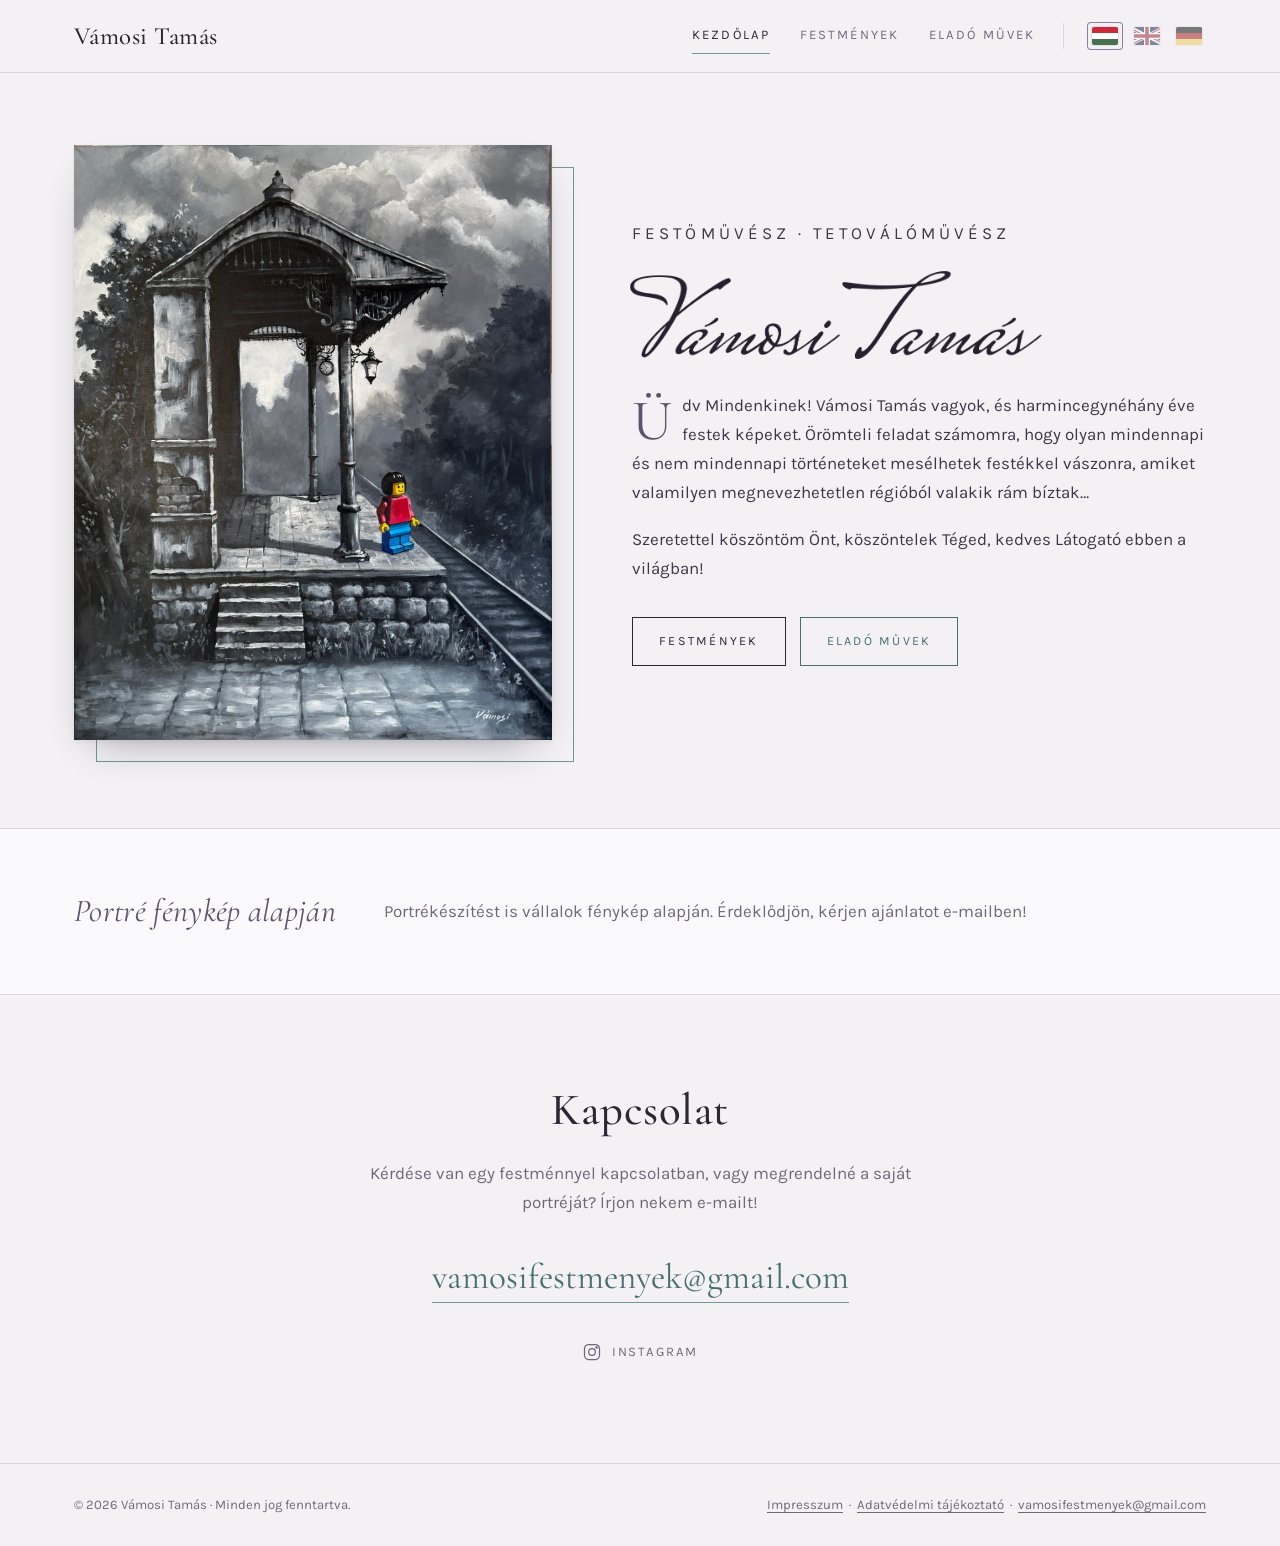
<file: index.html>
<!DOCTYPE html>
<html lang="hu">
<head>
<meta charset="utf-8">
<meta name="viewport" content="width=device-width, initial-scale=1">
<title>Vámosi Tamás – festőművész és tetoválóművész</title>
<meta name="description" content="Vámosi Tamás festőművész bemutatkozó oldala: festmények évek szerint, eladó eredeti művek és portréfestés fénykép alapján.">
<meta name="robots" content="noindex, nofollow">
<link rel="canonical" href="https://vamosiart.hu/">
<link rel="alternate" hreflang="hu" href="https://vamosiart.hu/">
<link rel="alternate" hreflang="en" href="https://vamosiart.hu/en/">
<link rel="alternate" hreflang="de" href="https://vamosiart.hu/de/">
<link rel="alternate" hreflang="x-default" href="https://vamosiart.hu/">
<meta name="author" content="Vámosi Tamás">
<meta property="og:type" content="website">
<meta property="og:site_name" content="Vámosi Tamás">
<meta property="og:title" content="Vámosi Tamás – festőművész és tetoválóművész">
<meta property="og:description" content="Vámosi Tamás festőművész bemutatkozó oldala: festmények évek szerint, eladó eredeti művek és portréfestés fénykép alapján.">
<meta property="og:url" content="https://vamosiart.hu/">
<meta property="og:image" content="https://vamosiart.hu/assets/img/fokep.jpg">
<meta property="og:image:alt" content="Vámosi Tamás festménye">
<meta property="og:locale" content="hu_HU">
<meta property="og:locale:alternate" content="en_GB">
<meta property="og:locale:alternate" content="de_DE">
<meta name="twitter:card" content="summary_large_image">
<meta name="theme-color" content="#f3f1f4">
<link rel="icon" href="assets/img/favicon.svg" type="image/svg+xml">
<link rel="preload" href="assets/fonts/cormorant-garamond-latin-500-normal.woff2" as="font" type="font/woff2" crossorigin>
<link rel="stylesheet" href="assets/css/style.css?v=3">
<script type="application/ld+json">
{
 "@context": "https://schema.org",
 "@graph": [
  {
   "@type": "Person",
   "@id": "https://vamosiart.hu/#person",
   "name": "Vámosi Tamás",
   "alternateName": "Tamás Vámosi",
   "jobTitle": "festőművész, tetoválóművész",
   "url": "https://vamosiart.hu/",
   "image": "https://vamosiart.hu/assets/img/fokep.jpg",
   "email": "mailto:vamosifestmenyek@gmail.com",
   "sameAs": [
    "https://www.instagram.com/MatyasTamasVamosi/"
   ]
  },
  {
   "@type": "WebPage",
   "@id": "https://vamosiart.hu/",
   "url": "https://vamosiart.hu/",
   "name": "Vámosi Tamás – festőművész és tetoválóművész",
   "description": "Vámosi Tamás festőművész bemutatkozó oldala: festmények évek szerint, eladó eredeti művek és portréfestés fénykép alapján.",
   "inLanguage": "hu",
   "about": {
    "@id": "https://vamosiart.hu/#person"
   },
   "isPartOf": {
    "@type": "WebSite",
    "@id": "https://vamosiart.hu/#website",
    "url": "https://vamosiart.hu/",
    "name": "Vámosi Tamás"
   }
  }
 ]
}
</script>
</head>
<body data-page="home" data-root="">
<a class="sr-only" href="#main">Ugrás a tartalomra</a>
<header class="site-header">
  <div class="wrap">
    <a class="brand" href="index.html">Vámosi Tamás</a>
    <nav class="nav" id="nav" aria-label="Menü">
      <a href="index.html" aria-current="page">Kezdőlap</a>
      <a href="festmenyek.html">Festmények</a>
      <a href="elado.html">Eladó művek</a>
    </nav>
    <div class="langs" role="group" aria-label="Nyelv választása">
      <a href="index.html" hreflang="hu" lang="hu" title="Magyar" aria-current="true"><img src="assets/img/flags/hu.svg" alt="Magyar" width="26" height="18"></a>
      <a href="en/index.html" hreflang="en" lang="en" title="English"><img src="assets/img/flags/en.svg" alt="English" width="26" height="18"></a>
      <a href="de/index.html" hreflang="de" lang="de" title="Deutsch"><img src="assets/img/flags/de.svg" alt="Deutsch" width="26" height="18"></a>
    </div>
    <button class="menu-toggle" type="button" aria-controls="nav" aria-expanded="false" aria-label="Menü"><span></span></button>
  </div>
</header>
<main id="main">
<section class="hero">
  <div class="wrap">
    <figure class="portrait reveal">
      <img class="js-home-image" src="assets/img/fokep.jpg" alt="Vámosi Tamás festménye" width="1400" height="1743" fetchpriority="high">
    </figure>
    <div class="intro reveal">
      <p class="eyebrow">Festőművész · Tetoválóművész</p>
      <h1 class="sr-only">Vámosi Tamás – festőművész, tetoválóművész</h1>
      <img class="signature js-signature" src="assets/img/alairas.png" alt="Vámosi Tamás aláírása">
      <div class="js-intro"><p>Üdv Mindenkinek! Vámosi Tamás vagyok, és harmincegynéhány éve festek képeket. Örömteli feladat számomra, hogy olyan mindennapi és nem mindennapi történeteket mesélhetek festékkel vászonra, amiket valamilyen megnevezhetetlen régióból valakik rám bíztak…</p><p>Szeretettel köszöntöm Önt, köszöntelek Téged, kedves Látogató ebben a világban!</p></div>
      <div class="hero-actions">
        <a class="btn" href="festmenyek.html">Festmények</a>
        <a class="btn teal" href="elado.html">Eladó művek</a>
      </div>
    </div>
  </div>
</section>

<section class="band">
  <div class="wrap reveal">
    <h2>Portré fénykép alapján</h2>
    <p class="js-commission">Portrékészítést is vállalok fénykép alapján. Érdeklődjön, kérjen ajánlatot e-mailben!</p>
  </div>
</section>

<section class="contact" id="kapcsolat">
  <div class="wrap reveal">
    <h2>Kapcsolat</h2>
    <p class="lead">Kérdése van egy festménnyel kapcsolatban, vagy megrendelné a saját portréját? Írjon nekem e-mailt!</p>
    <a class="mail-link js-mail" href="mailto:vamosifestmenyek@gmail.com">vamosifestmenyek@gmail.com</a>
    <div class="social">
      <a class="js-instagram" href="https://www.instagram.com/MatyasTamasVamosi/" target="_blank" rel="noopener me"><svg viewBox="0 0 24 24" fill="none" stroke="currentColor" stroke-width="1.5" aria-hidden="true"><rect x="3" y="3" width="18" height="18" rx="5"/><circle cx="12" cy="12" r="4"/><circle cx="17.5" cy="6.5" r=".8" fill="currentColor"/></svg><span>Instagram</span></a>
    </div>
  </div>
</section>
</main>
<footer class="site-footer">
  <div class="wrap">
    <span>© <span class="js-year">2026</span> Vámosi Tamás · Minden jog fenntartva.</span>
    <span class="legal-links"><a href="impresszum.html">Impresszum</a> · <a href="adatvedelem.html">Adatvédelmi tájékoztató</a> · <a class="js-mail" href="mailto:vamosifestmenyek@gmail.com">vamosifestmenyek@gmail.com</a></span>
  </div>
</footer>

<div class="lb" id="lightbox" role="dialog" aria-modal="true" aria-label="Festmények" hidden>
  <div class="lb-stage">
    <span class="lb-count"></span>
    <img alt="">
    <button class="lb-close" type="button"><svg viewBox="0 0 24 24" fill="none" stroke="currentColor" stroke-width="1.5"><path d="M6 6l12 12M18 6L6 18"/></svg></button>
    <button class="lb-prev" type="button"><svg viewBox="0 0 24 24" fill="none" stroke="currentColor" stroke-width="1.5"><path d="M15 5l-7 7 7 7"/></svg></button>
    <button class="lb-next" type="button"><svg viewBox="0 0 24 24" fill="none" stroke="currentColor" stroke-width="1.5"><path d="M9 5l7 7-7 7"/></svg></button>
  </div>
  <div class="lb-cap"></div>
</div>

<script src="assets/js/app.js?v=3"></script>
</body>
</html>
</file>
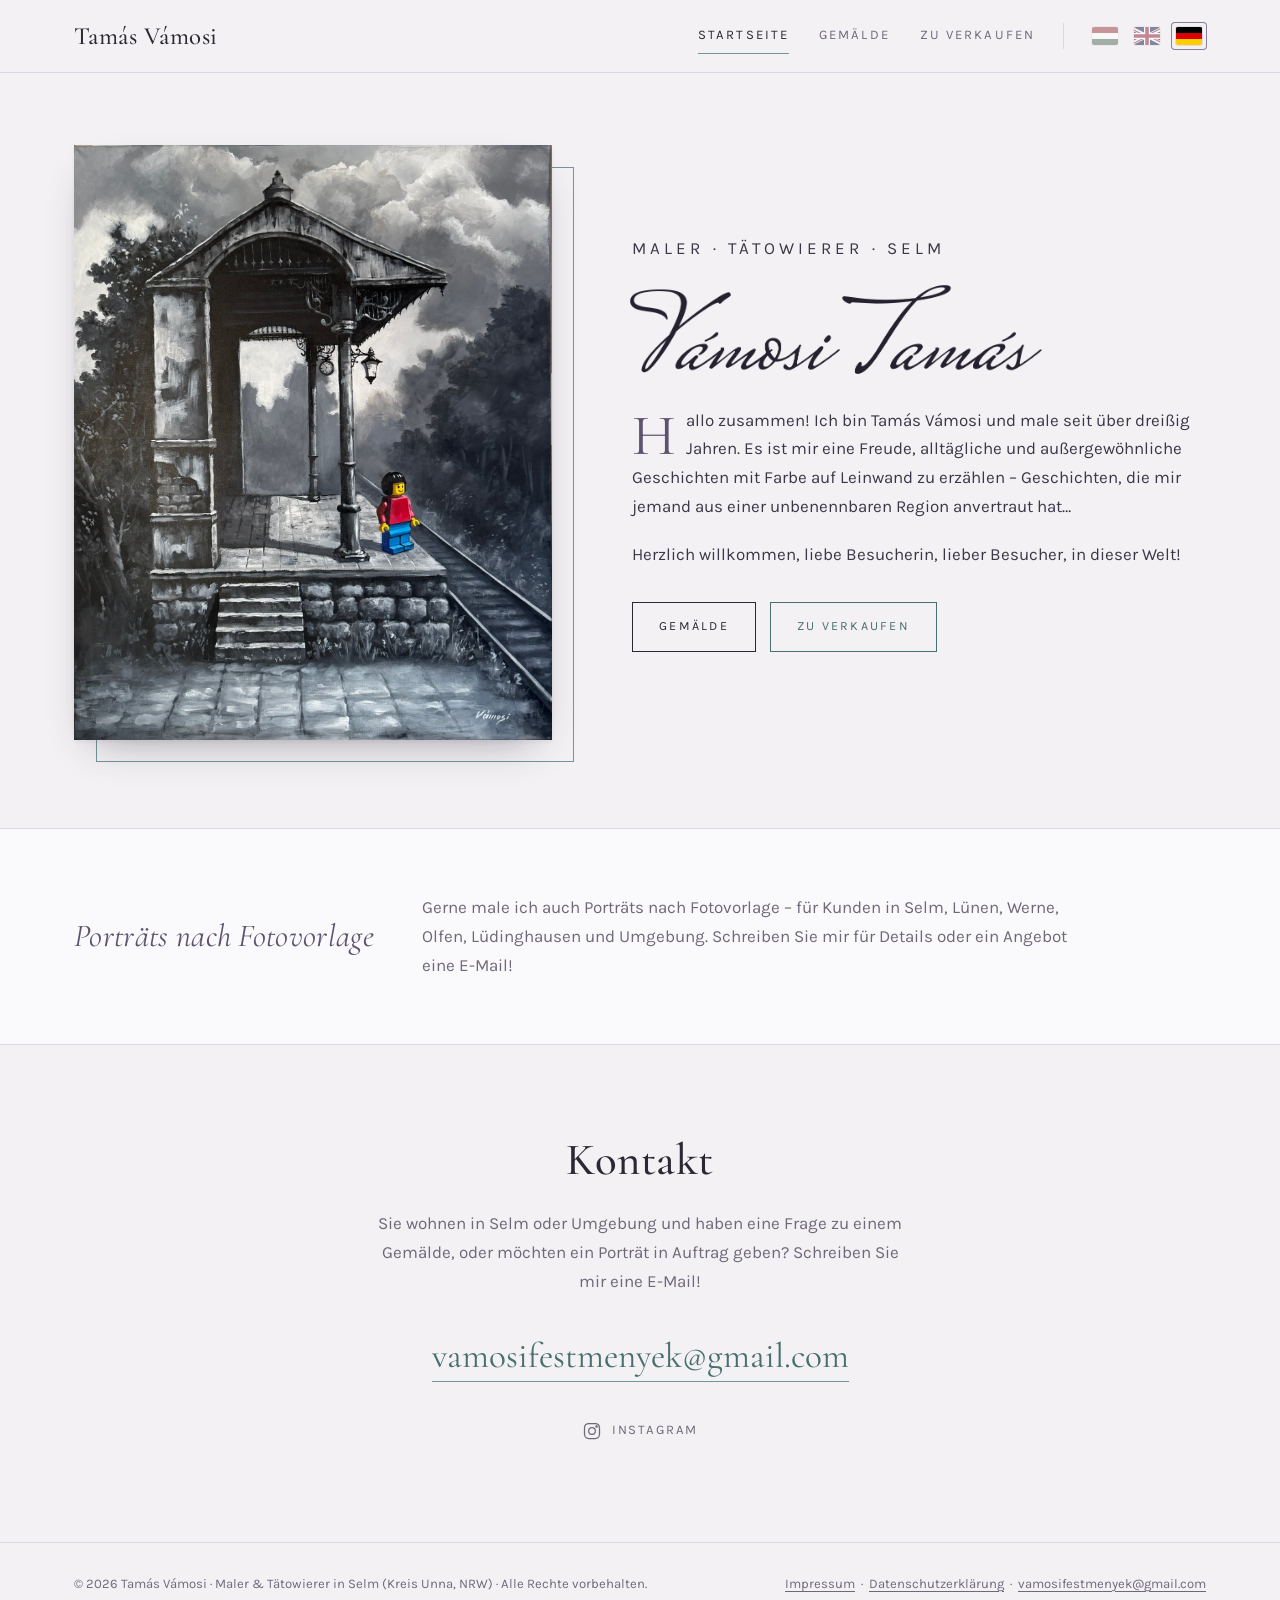
<file: de/index.html>
<!DOCTYPE html>
<html lang="de">
<head>
<meta charset="utf-8">
<meta name="viewport" content="width=device-width, initial-scale=1">
<title>Tamás Vámosi – Maler &amp; Tätowierer in Selm</title>
<meta name="description" content="Tamás Vámosi, Maler und Tätowierer in Selm (Kreis Unna): Originalgemälde, Bilder zu verkaufen und Porträts nach Fotovorlage – für Selm, Lünen, Werne, Olfen, Lüdinghausen und Umgebung.">
<meta name="robots" content="noindex, nofollow">
<link rel="canonical" href="https://vamosiart.hu/de/">
<link rel="alternate" hreflang="hu" href="https://vamosiart.hu/">
<link rel="alternate" hreflang="en" href="https://vamosiart.hu/en/">
<link rel="alternate" hreflang="de" href="https://vamosiart.hu/de/">
<link rel="alternate" hreflang="x-default" href="https://vamosiart.hu/">
<meta name="author" content="Tamás Vámosi">
<meta name="geo.region" content="DE-NW">
<meta name="geo.placename" content="Selm">
<meta name="geo.position" content="51.683;7.483">
<meta name="ICBM" content="51.683, 7.483">
<meta property="og:type" content="website">
<meta property="og:site_name" content="Vámosi Tamás">
<meta property="og:title" content="Tamás Vámosi – Maler &amp; Tätowierer in Selm">
<meta property="og:description" content="Tamás Vámosi, Maler und Tätowierer in Selm (Kreis Unna): Originalgemälde, Bilder zu verkaufen und Porträts nach Fotovorlage – für Selm, Lünen, Werne, Olfen, Lüdinghausen und Umgebung.">
<meta property="og:url" content="https://vamosiart.hu/de/">
<meta property="og:image" content="https://vamosiart.hu/assets/img/fokep.jpg">
<meta property="og:image:alt" content="Ein Gemälde von Tamás Vámosi, Maler in Selm">
<meta property="og:locale" content="de_DE">
<meta property="og:locale:alternate" content="hu_HU">
<meta property="og:locale:alternate" content="en_GB">
<meta name="twitter:card" content="summary_large_image">
<meta name="theme-color" content="#f3f1f4">
<link rel="icon" href="../assets/img/favicon.svg" type="image/svg+xml">
<link rel="preload" href="../assets/fonts/cormorant-garamond-latin-500-normal.woff2" as="font" type="font/woff2" crossorigin>
<link rel="stylesheet" href="../assets/css/style.css?v=3">
<script type="application/ld+json">
{
 "@context": "https://schema.org",
 "@graph": [
  {
   "@type": "Person",
   "@id": "https://vamosiart.hu/#person",
   "name": "Tamás Vámosi",
   "alternateName": "Vámosi Tamás",
   "jobTitle": "Maler, Tätowierer",
   "url": "https://vamosiart.hu/de/",
   "image": "https://vamosiart.hu/assets/img/fokep.jpg",
   "email": "mailto:vamosifestmenyek@gmail.com",
   "sameAs": [
    "https://www.instagram.com/MatyasTamasVamosi/"
   ],
   "address": {
    "@type": "PostalAddress",
    "addressLocality": "Selm",
    "postalCode": "59379",
    "addressRegion": "Nordrhein-Westfalen",
    "addressCountry": "DE"
   },
   "areaServed": [
    {
     "@type": "City",
     "name": "Selm"
    },
    {
     "@type": "City",
     "name": "Bork"
    },
    {
     "@type": "City",
     "name": "Cappenberg"
    },
    {
     "@type": "City",
     "name": "Lünen"
    },
    {
     "@type": "City",
     "name": "Werne"
    },
    {
     "@type": "City",
     "name": "Olfen"
    },
    {
     "@type": "City",
     "name": "Lüdinghausen"
    },
    {
     "@type": "City",
     "name": "Nordkirchen"
    },
    {
     "@type": "City",
     "name": "Datteln"
    },
    {
     "@type": "City",
     "name": "Waltrop"
    }
   ]
  },
  {
   "@type": "WebPage",
   "@id": "https://vamosiart.hu/de/",
   "url": "https://vamosiart.hu/de/",
   "name": "Tamás Vámosi – Maler & Tätowierer in Selm",
   "description": "Tamás Vámosi, Maler und Tätowierer in Selm (Kreis Unna): Originalgemälde, Bilder zu verkaufen und Porträts nach Fotovorlage – für Selm, Lünen, Werne, Olfen, Lüdinghausen und Umgebung.",
   "inLanguage": "de",
   "about": {
    "@id": "https://vamosiart.hu/#person"
   },
   "isPartOf": {
    "@type": "WebSite",
    "@id": "https://vamosiart.hu/#website",
    "url": "https://vamosiart.hu/",
    "name": "Vámosi Tamás"
   }
  }
 ]
}
</script>
</head>
<body data-page="home" data-root="../">
<a class="sr-only" href="#main">Zum Inhalt springen</a>
<header class="site-header">
  <div class="wrap">
    <a class="brand" href="index.html">Tamás Vámosi</a>
    <nav class="nav" id="nav" aria-label="Menü">
      <a href="index.html" aria-current="page">Startseite</a>
      <a href="gemaelde.html">Gemälde</a>
      <a href="zu-verkaufen.html">Zu verkaufen</a>
    </nav>
    <div class="langs" role="group" aria-label="Sprache wählen">
      <a href="../index.html" hreflang="hu" lang="hu" title="Magyar"><img src="../assets/img/flags/hu.svg" alt="Magyar" width="26" height="18"></a>
      <a href="../en/index.html" hreflang="en" lang="en" title="English"><img src="../assets/img/flags/en.svg" alt="English" width="26" height="18"></a>
      <a href="../de/index.html" hreflang="de" lang="de" title="Deutsch" aria-current="true"><img src="../assets/img/flags/de.svg" alt="Deutsch" width="26" height="18"></a>
    </div>
    <button class="menu-toggle" type="button" aria-controls="nav" aria-expanded="false" aria-label="Menü"><span></span></button>
  </div>
</header>
<main id="main">
<section class="hero">
  <div class="wrap">
    <figure class="portrait reveal">
      <img class="js-home-image" src="../assets/img/fokep.jpg" alt="Ein Gemälde von Tamás Vámosi, Maler in Selm" width="1400" height="1743" fetchpriority="high">
    </figure>
    <div class="intro reveal">
      <p class="eyebrow">Maler · Tätowierer · Selm</p>
      <h1 class="sr-only">Tamás Vámosi – Maler, Tätowierer</h1>
      <img class="signature js-signature" src="../assets/img/alairas.png" alt="Unterschrift von Tamás Vámosi">
      <div class="js-intro"><p>Hallo zusammen! Ich bin Tamás Vámosi und male seit über dreißig Jahren. Es ist mir eine Freude, alltägliche und außergewöhnliche Geschichten mit Farbe auf Leinwand zu erzählen – Geschichten, die mir jemand aus einer unbenennbaren Region anvertraut hat…</p><p>Herzlich willkommen, liebe Besucherin, lieber Besucher, in dieser Welt!</p></div>
      <div class="hero-actions">
        <a class="btn" href="gemaelde.html">Gemälde</a>
        <a class="btn teal" href="zu-verkaufen.html">Zu verkaufen</a>
      </div>
    </div>
  </div>
</section>

<section class="band">
  <div class="wrap reveal">
    <h2>Porträts nach Fotovorlage</h2>
    <p class="js-commission">Gerne male ich auch Porträts nach Fotovorlage – für Kunden in Selm, Lünen, Werne, Olfen, Lüdinghausen und Umgebung. Schreiben Sie mir für Details oder ein Angebot eine E-Mail!</p>
  </div>
</section>

<section class="contact" id="kapcsolat">
  <div class="wrap reveal">
    <h2>Kontakt</h2>
    <p class="lead">Sie wohnen in Selm oder Umgebung und haben eine Frage zu einem Gemälde, oder möchten ein Porträt in Auftrag geben? Schreiben Sie mir eine E-Mail!</p>
    <a class="mail-link js-mail" href="mailto:vamosifestmenyek@gmail.com">vamosifestmenyek@gmail.com</a>
    <div class="social">
      <a class="js-instagram" href="https://www.instagram.com/MatyasTamasVamosi/" target="_blank" rel="noopener me"><svg viewBox="0 0 24 24" fill="none" stroke="currentColor" stroke-width="1.5" aria-hidden="true"><rect x="3" y="3" width="18" height="18" rx="5"/><circle cx="12" cy="12" r="4"/><circle cx="17.5" cy="6.5" r=".8" fill="currentColor"/></svg><span>Instagram</span></a>
    </div>
  </div>
</section>
</main>
<footer class="site-footer">
  <div class="wrap">
    <span>© <span class="js-year">2026</span> Tamás Vámosi · Maler &amp; Tätowierer in Selm (Kreis Unna, NRW) · Alle Rechte vorbehalten.</span>
    <span class="legal-links"><a href="impressum.html">Impressum</a> · <a href="datenschutz.html">Datenschutzerklärung</a> · <a class="js-mail" href="mailto:vamosifestmenyek@gmail.com">vamosifestmenyek@gmail.com</a></span>
  </div>
</footer>

<div class="lb" id="lightbox" role="dialog" aria-modal="true" aria-label="Gemälde" hidden>
  <div class="lb-stage">
    <span class="lb-count"></span>
    <img alt="">
    <button class="lb-close" type="button"><svg viewBox="0 0 24 24" fill="none" stroke="currentColor" stroke-width="1.5"><path d="M6 6l12 12M18 6L6 18"/></svg></button>
    <button class="lb-prev" type="button"><svg viewBox="0 0 24 24" fill="none" stroke="currentColor" stroke-width="1.5"><path d="M15 5l-7 7 7 7"/></svg></button>
    <button class="lb-next" type="button"><svg viewBox="0 0 24 24" fill="none" stroke="currentColor" stroke-width="1.5"><path d="M9 5l7 7-7 7"/></svg></button>
  </div>
  <div class="lb-cap"></div>
</div>

<script src="../assets/js/app.js?v=3"></script>
</body>
</html>
</file>
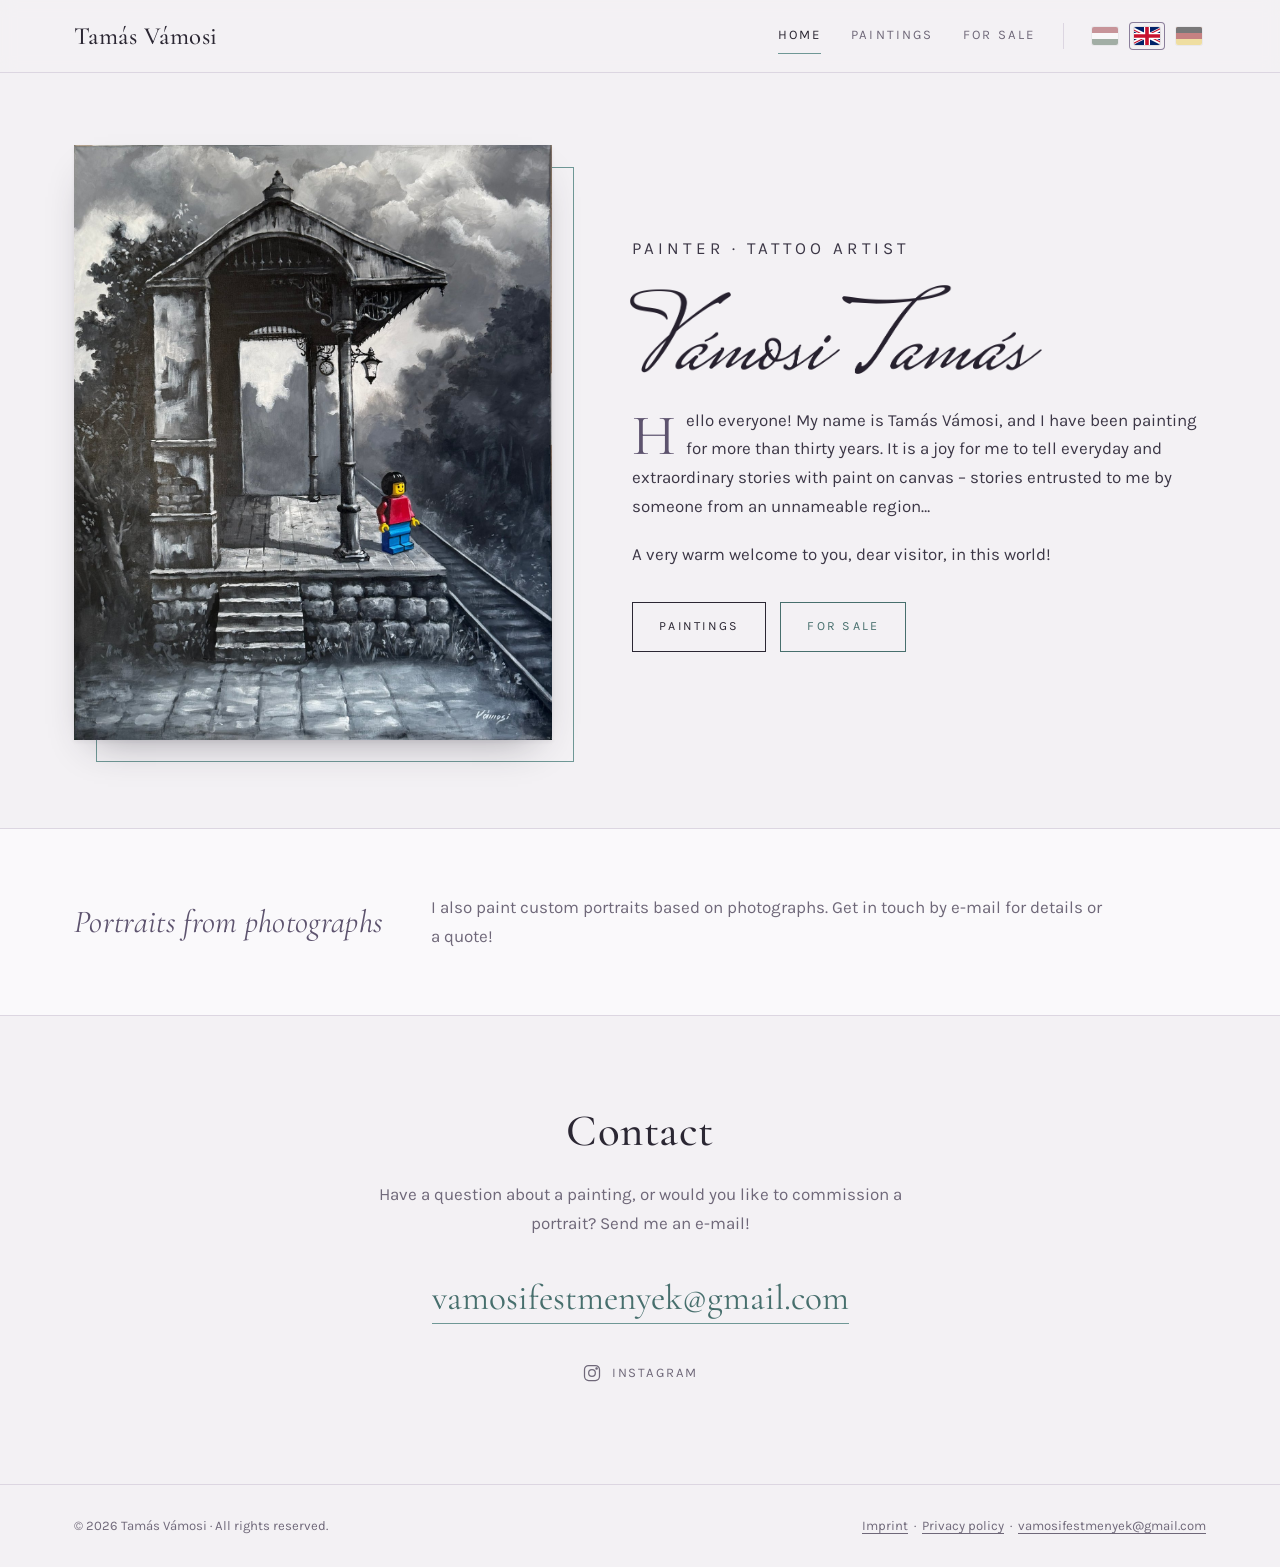
<file: en/index.html>
<!DOCTYPE html>
<html lang="en">
<head>
<meta charset="utf-8">
<meta name="viewport" content="width=device-width, initial-scale=1">
<title>Tamás Vámosi – Painter &amp; Tattoo Artist</title>
<meta name="description" content="Portfolio of painter Tamás Vámosi: paintings by year, original artworks for sale and custom portraits painted from photographs.">
<meta name="robots" content="noindex, nofollow">
<link rel="canonical" href="https://vamosiart.hu/en/">
<link rel="alternate" hreflang="hu" href="https://vamosiart.hu/">
<link rel="alternate" hreflang="en" href="https://vamosiart.hu/en/">
<link rel="alternate" hreflang="de" href="https://vamosiart.hu/de/">
<link rel="alternate" hreflang="x-default" href="https://vamosiart.hu/">
<meta name="author" content="Tamás Vámosi">
<meta property="og:type" content="website">
<meta property="og:site_name" content="Vámosi Tamás">
<meta property="og:title" content="Tamás Vámosi – Painter &amp; Tattoo Artist">
<meta property="og:description" content="Portfolio of painter Tamás Vámosi: paintings by year, original artworks for sale and custom portraits painted from photographs.">
<meta property="og:url" content="https://vamosiart.hu/en/">
<meta property="og:image" content="https://vamosiart.hu/assets/img/fokep.jpg">
<meta property="og:image:alt" content="A painting by Tamás Vámosi">
<meta property="og:locale" content="en_GB">
<meta property="og:locale:alternate" content="hu_HU">
<meta property="og:locale:alternate" content="de_DE">
<meta name="twitter:card" content="summary_large_image">
<meta name="theme-color" content="#f3f1f4">
<link rel="icon" href="../assets/img/favicon.svg" type="image/svg+xml">
<link rel="preload" href="../assets/fonts/cormorant-garamond-latin-500-normal.woff2" as="font" type="font/woff2" crossorigin>
<link rel="stylesheet" href="../assets/css/style.css?v=3">
<script type="application/ld+json">
{
 "@context": "https://schema.org",
 "@graph": [
  {
   "@type": "Person",
   "@id": "https://vamosiart.hu/#person",
   "name": "Tamás Vámosi",
   "alternateName": "Vámosi Tamás",
   "jobTitle": "Painter, Tattoo artist",
   "url": "https://vamosiart.hu/en/",
   "image": "https://vamosiart.hu/assets/img/fokep.jpg",
   "email": "mailto:vamosifestmenyek@gmail.com",
   "sameAs": [
    "https://www.instagram.com/MatyasTamasVamosi/"
   ]
  },
  {
   "@type": "WebPage",
   "@id": "https://vamosiart.hu/en/",
   "url": "https://vamosiart.hu/en/",
   "name": "Tamás Vámosi – Painter & Tattoo Artist",
   "description": "Portfolio of painter Tamás Vámosi: paintings by year, original artworks for sale and custom portraits painted from photographs.",
   "inLanguage": "en",
   "about": {
    "@id": "https://vamosiart.hu/#person"
   },
   "isPartOf": {
    "@type": "WebSite",
    "@id": "https://vamosiart.hu/#website",
    "url": "https://vamosiart.hu/",
    "name": "Vámosi Tamás"
   }
  }
 ]
}
</script>
</head>
<body data-page="home" data-root="../">
<a class="sr-only" href="#main">Skip to content</a>
<header class="site-header">
  <div class="wrap">
    <a class="brand" href="index.html">Tamás Vámosi</a>
    <nav class="nav" id="nav" aria-label="Menu">
      <a href="index.html" aria-current="page">Home</a>
      <a href="paintings.html">Paintings</a>
      <a href="for-sale.html">For sale</a>
    </nav>
    <div class="langs" role="group" aria-label="Choose language">
      <a href="../index.html" hreflang="hu" lang="hu" title="Magyar"><img src="../assets/img/flags/hu.svg" alt="Magyar" width="26" height="18"></a>
      <a href="../en/index.html" hreflang="en" lang="en" title="English" aria-current="true"><img src="../assets/img/flags/en.svg" alt="English" width="26" height="18"></a>
      <a href="../de/index.html" hreflang="de" lang="de" title="Deutsch"><img src="../assets/img/flags/de.svg" alt="Deutsch" width="26" height="18"></a>
    </div>
    <button class="menu-toggle" type="button" aria-controls="nav" aria-expanded="false" aria-label="Menu"><span></span></button>
  </div>
</header>
<main id="main">
<section class="hero">
  <div class="wrap">
    <figure class="portrait reveal">
      <img class="js-home-image" src="../assets/img/fokep.jpg" alt="A painting by Tamás Vámosi" width="1400" height="1743" fetchpriority="high">
    </figure>
    <div class="intro reveal">
      <p class="eyebrow">Painter · Tattoo artist</p>
      <h1 class="sr-only">Tamás Vámosi – Painter, Tattoo artist</h1>
      <img class="signature js-signature" src="../assets/img/alairas.png" alt="Signature of Tamás Vámosi">
      <div class="js-intro"><p>Hello everyone! My name is Tamás Vámosi, and I have been painting for more than thirty years. It is a joy for me to tell everyday and extraordinary stories with paint on canvas – stories entrusted to me by someone from an unnameable region…</p><p>A very warm welcome to you, dear visitor, in this world!</p></div>
      <div class="hero-actions">
        <a class="btn" href="paintings.html">Paintings</a>
        <a class="btn teal" href="for-sale.html">For sale</a>
      </div>
    </div>
  </div>
</section>

<section class="band">
  <div class="wrap reveal">
    <h2>Portraits from photographs</h2>
    <p class="js-commission">I also paint custom portraits based on photographs. Get in touch by e-mail for details or a quote!</p>
  </div>
</section>

<section class="contact" id="kapcsolat">
  <div class="wrap reveal">
    <h2>Contact</h2>
    <p class="lead">Have a question about a painting, or would you like to commission a portrait? Send me an e-mail!</p>
    <a class="mail-link js-mail" href="mailto:vamosifestmenyek@gmail.com">vamosifestmenyek@gmail.com</a>
    <div class="social">
      <a class="js-instagram" href="https://www.instagram.com/MatyasTamasVamosi/" target="_blank" rel="noopener me"><svg viewBox="0 0 24 24" fill="none" stroke="currentColor" stroke-width="1.5" aria-hidden="true"><rect x="3" y="3" width="18" height="18" rx="5"/><circle cx="12" cy="12" r="4"/><circle cx="17.5" cy="6.5" r=".8" fill="currentColor"/></svg><span>Instagram</span></a>
    </div>
  </div>
</section>
</main>
<footer class="site-footer">
  <div class="wrap">
    <span>© <span class="js-year">2026</span> Tamás Vámosi · All rights reserved.</span>
    <span class="legal-links"><a href="imprint.html">Imprint</a> · <a href="privacy.html">Privacy policy</a> · <a class="js-mail" href="mailto:vamosifestmenyek@gmail.com">vamosifestmenyek@gmail.com</a></span>
  </div>
</footer>

<div class="lb" id="lightbox" role="dialog" aria-modal="true" aria-label="Paintings" hidden>
  <div class="lb-stage">
    <span class="lb-count"></span>
    <img alt="">
    <button class="lb-close" type="button"><svg viewBox="0 0 24 24" fill="none" stroke="currentColor" stroke-width="1.5"><path d="M6 6l12 12M18 6L6 18"/></svg></button>
    <button class="lb-prev" type="button"><svg viewBox="0 0 24 24" fill="none" stroke="currentColor" stroke-width="1.5"><path d="M15 5l-7 7 7 7"/></svg></button>
    <button class="lb-next" type="button"><svg viewBox="0 0 24 24" fill="none" stroke="currentColor" stroke-width="1.5"><path d="M9 5l7 7-7 7"/></svg></button>
  </div>
  <div class="lb-cap"></div>
</div>

<script src="../assets/js/app.js?v=3"></script>
</body>
</html>
</file>
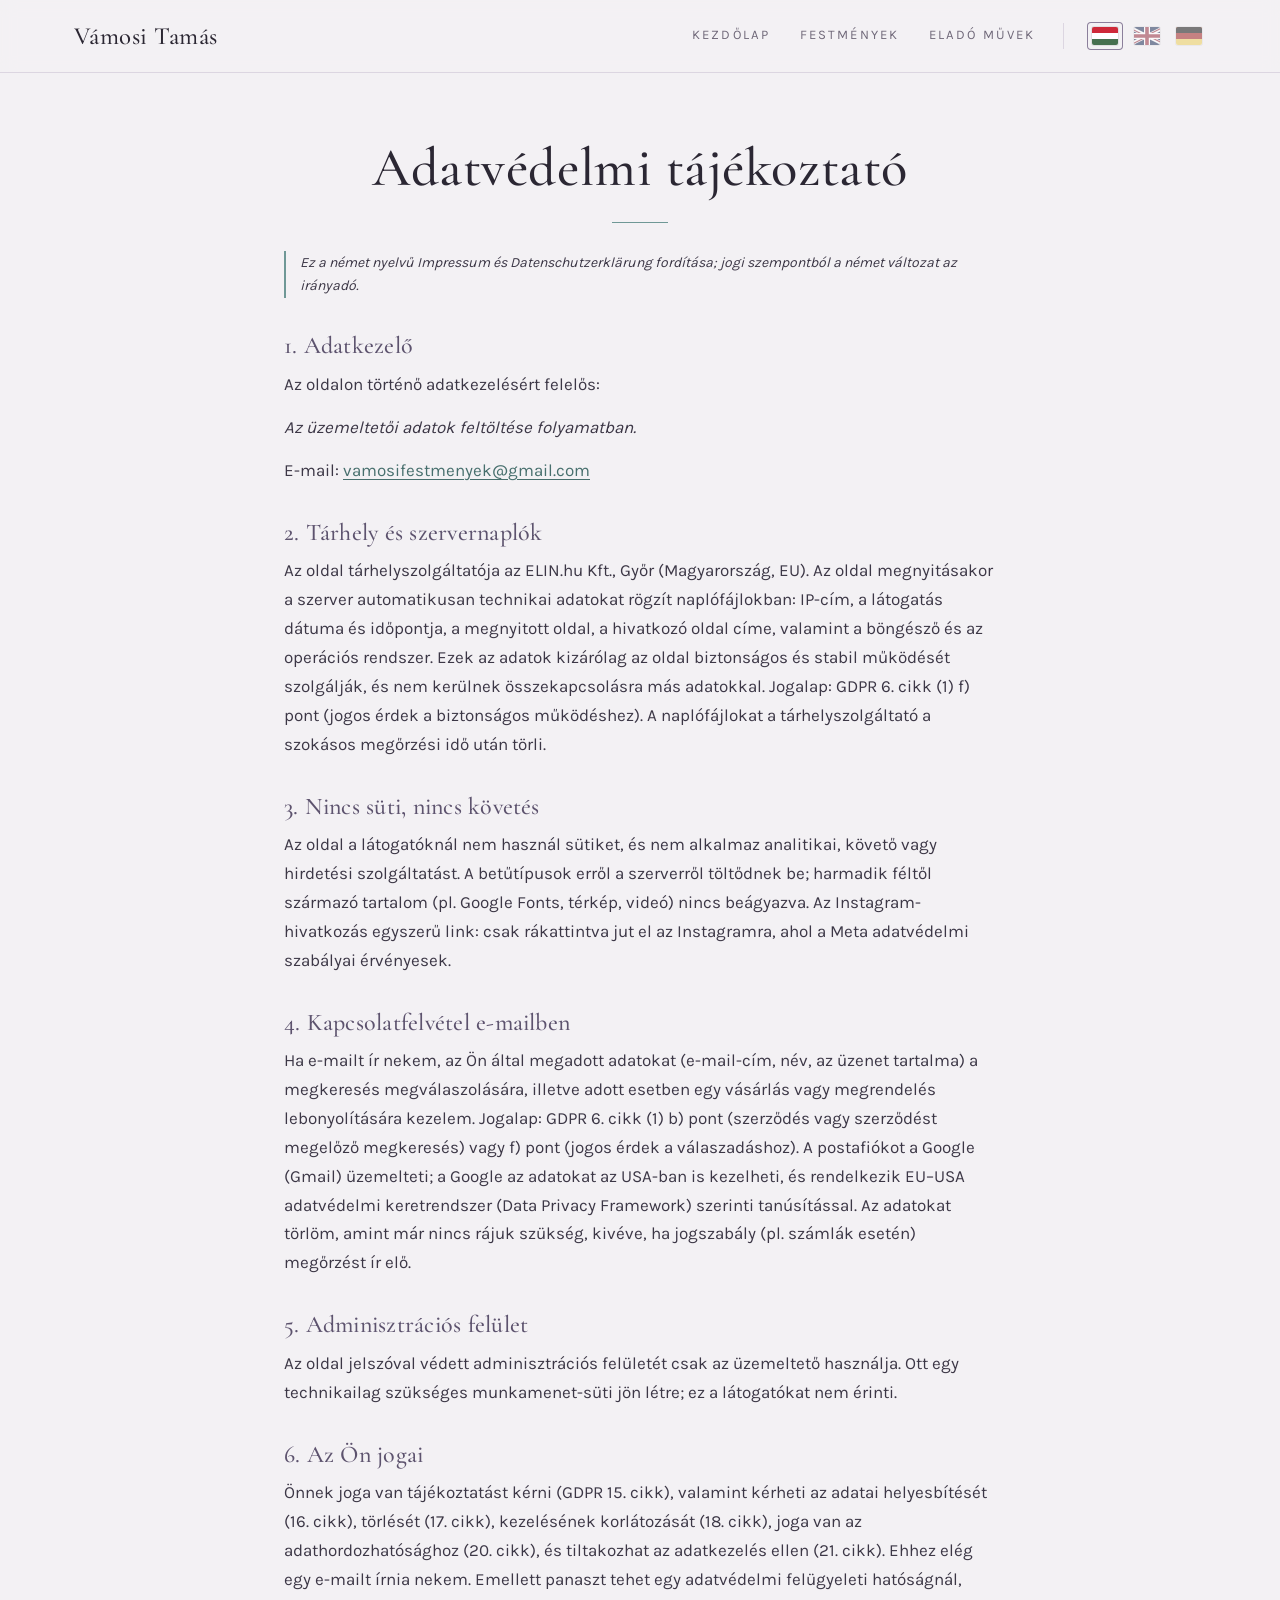
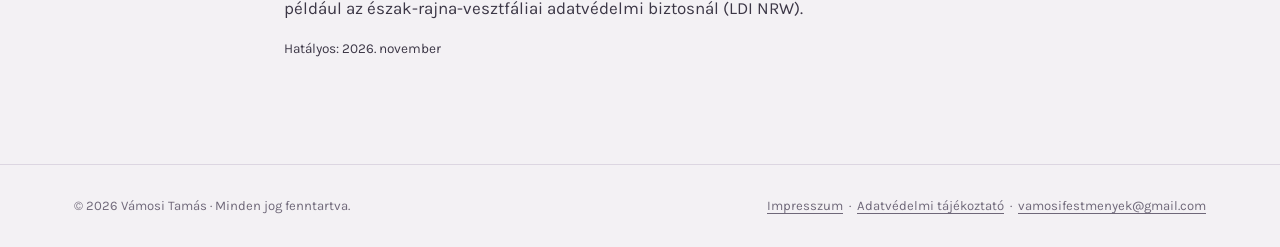
<file: adatvedelem.html>
<!DOCTYPE html>
<html lang="hu">
<head>
<meta charset="utf-8">
<meta name="viewport" content="width=device-width, initial-scale=1">
<title>Adatvédelmi tájékoztató – Vámosi Tamás</title>
<meta name="description" content="Adatvédelmi tájékoztató – Vámosi Tamás">
<meta name="robots" content="noindex, nofollow">
<link rel="canonical" href="https://vamosiart.hu/adatvedelem.html">
<link rel="alternate" hreflang="hu" href="https://vamosiart.hu/adatvedelem.html">
<link rel="alternate" hreflang="en" href="https://vamosiart.hu/en/privacy.html">
<link rel="alternate" hreflang="de" href="https://vamosiart.hu/de/datenschutz.html">
<link rel="alternate" hreflang="x-default" href="https://vamosiart.hu/adatvedelem.html">
<meta name="author" content="Vámosi Tamás">
<meta property="og:type" content="website">
<meta property="og:site_name" content="Vámosi Tamás">
<meta property="og:title" content="Adatvédelmi tájékoztató – Vámosi Tamás">
<meta property="og:description" content="Adatvédelmi tájékoztató – Vámosi Tamás">
<meta property="og:url" content="https://vamosiart.hu/adatvedelem.html">
<meta property="og:image" content="https://vamosiart.hu/assets/img/fokep.jpg">
<meta property="og:image:alt" content="Vámosi Tamás festménye">
<meta property="og:locale" content="hu_HU">
<meta property="og:locale:alternate" content="en_GB">
<meta property="og:locale:alternate" content="de_DE">
<meta name="twitter:card" content="summary_large_image">
<meta name="theme-color" content="#f3f1f4">
<link rel="icon" href="assets/img/favicon.svg" type="image/svg+xml">
<link rel="preload" href="assets/fonts/cormorant-garamond-latin-500-normal.woff2" as="font" type="font/woff2" crossorigin>
<link rel="stylesheet" href="assets/css/style.css?v=3">

</head>
<body data-page="privacy" data-root="">
<a class="sr-only" href="#main">Ugrás a tartalomra</a>
<header class="site-header">
  <div class="wrap">
    <a class="brand" href="index.html">Vámosi Tamás</a>
    <nav class="nav" id="nav" aria-label="Menü">
      <a href="index.html">Kezdőlap</a>
      <a href="festmenyek.html">Festmények</a>
      <a href="elado.html">Eladó művek</a>
    </nav>
    <div class="langs" role="group" aria-label="Nyelv választása">
      <a href="adatvedelem.html" hreflang="hu" lang="hu" title="Magyar" aria-current="true"><img src="assets/img/flags/hu.svg" alt="Magyar" width="26" height="18"></a>
      <a href="en/privacy.html" hreflang="en" lang="en" title="English"><img src="assets/img/flags/en.svg" alt="English" width="26" height="18"></a>
      <a href="de/datenschutz.html" hreflang="de" lang="de" title="Deutsch"><img src="assets/img/flags/de.svg" alt="Deutsch" width="26" height="18"></a>
    </div>
    <button class="menu-toggle" type="button" aria-controls="nav" aria-expanded="false" aria-label="Menü"><span></span></button>
  </div>
</header>
<main id="main">
<section class="page-head"><div class="wrap"><h1>Adatvédelmi tájékoztató</h1><hr class="rule"></div></section>
<div class="wrap legal">
  <p class="legal-note">Ez a német nyelvű Impressum és Datenschutzerklärung fordítása; jogi szempontból a német változat az irányadó.</p>
  <h2>1. Adatkezelő</h2><p>Az oldalon történő adatkezelésért felelős:</p><div class="js-imp" data-kind="address"><p class="imp-missing">Az üzemeltetői adatok feltöltése folyamatban.</p></div><div class="js-imp" data-kind="contact"><p>E-mail: <a href="mailto:vamosifestmenyek@gmail.com">vamosifestmenyek@gmail.com</a></p></div><h2>2. Tárhely és szervernaplók</h2><p>Az oldal tárhelyszolgáltatója az ELIN.hu Kft., Győr (Magyarország, EU). Az oldal megnyitásakor a szerver automatikusan technikai adatokat rögzít naplófájlokban: IP-cím, a látogatás dátuma és időpontja, a megnyitott oldal, a hivatkozó oldal címe, valamint a böngésző és az operációs rendszer. Ezek az adatok kizárólag az oldal biztonságos és stabil működését szolgálják, és nem kerülnek összekapcsolásra más adatokkal. Jogalap: GDPR 6. cikk (1) f) pont (jogos érdek a biztonságos működéshez). A naplófájlokat a tárhelyszolgáltató a szokásos megőrzési idő után törli.</p><h2>3. Nincs süti, nincs követés</h2><p>Az oldal a látogatóknál nem használ sütiket, és nem alkalmaz analitikai, követő vagy hirdetési szolgáltatást. A betűtípusok erről a szerverről töltődnek be; harmadik féltől származó tartalom (pl. Google Fonts, térkép, videó) nincs beágyazva. Az Instagram-hivatkozás egyszerű link: csak rákattintva jut el az Instagramra, ahol a Meta adatvédelmi szabályai érvényesek.</p><h2>4. Kapcsolatfelvétel e-mailben</h2><p>Ha e-mailt ír nekem, az Ön által megadott adatokat (e-mail-cím, név, az üzenet tartalma) a megkeresés megválaszolására, illetve adott esetben egy vásárlás vagy megrendelés lebonyolítására kezelem. Jogalap: GDPR 6. cikk (1) b) pont (szerződés vagy szerződést megelőző megkeresés) vagy f) pont (jogos érdek a válaszadáshoz). A postafiókot a Google (Gmail) üzemelteti; a Google az adatokat az USA-ban is kezelheti, és rendelkezik EU–USA adatvédelmi keretrendszer (Data Privacy Framework) szerinti tanúsítással. Az adatokat törlöm, amint már nincs rájuk szükség, kivéve, ha jogszabály (pl. számlák esetén) megőrzést ír elő.</p><h2>5. Adminisztrációs felület</h2><p>Az oldal jelszóval védett adminisztrációs felületét csak az üzemeltető használja. Ott egy technikailag szükséges munkamenet-süti jön létre; ez a látogatókat nem érinti.</p><h2>6. Az Ön jogai</h2><p>Önnek joga van tájékoztatást kérni (GDPR 15. cikk), valamint kérheti az adatai helyesbítését (16. cikk), törlését (17. cikk), kezelésének korlátozását (18. cikk), joga van az adathordozhatósághoz (20. cikk), és tiltakozhat az adatkezelés ellen (21. cikk). Ehhez elég egy e-mailt írnia nekem. Emellett panaszt tehet egy adatvédelmi felügyeleti hatóságnál, például az észak-rajna-vesztfáliai adatvédelmi biztosnál (LDI NRW).</p>
  <p class="legal-stand">Hatályos: 2026. november</p>
</div>
</main>
<footer class="site-footer">
  <div class="wrap">
    <span>© <span class="js-year">2026</span> Vámosi Tamás · Minden jog fenntartva.</span>
    <span class="legal-links"><a href="impresszum.html">Impresszum</a> · <a href="adatvedelem.html">Adatvédelmi tájékoztató</a> · <a class="js-mail" href="mailto:vamosifestmenyek@gmail.com">vamosifestmenyek@gmail.com</a></span>
  </div>
</footer>

<div class="lb" id="lightbox" role="dialog" aria-modal="true" aria-label="Festmények" hidden>
  <div class="lb-stage">
    <span class="lb-count"></span>
    <img alt="">
    <button class="lb-close" type="button"><svg viewBox="0 0 24 24" fill="none" stroke="currentColor" stroke-width="1.5"><path d="M6 6l12 12M18 6L6 18"/></svg></button>
    <button class="lb-prev" type="button"><svg viewBox="0 0 24 24" fill="none" stroke="currentColor" stroke-width="1.5"><path d="M15 5l-7 7 7 7"/></svg></button>
    <button class="lb-next" type="button"><svg viewBox="0 0 24 24" fill="none" stroke="currentColor" stroke-width="1.5"><path d="M9 5l7 7-7 7"/></svg></button>
  </div>
  <div class="lb-cap"></div>
</div>

<script src="assets/js/app.js?v=3"></script>
</body>
</html>
</file>
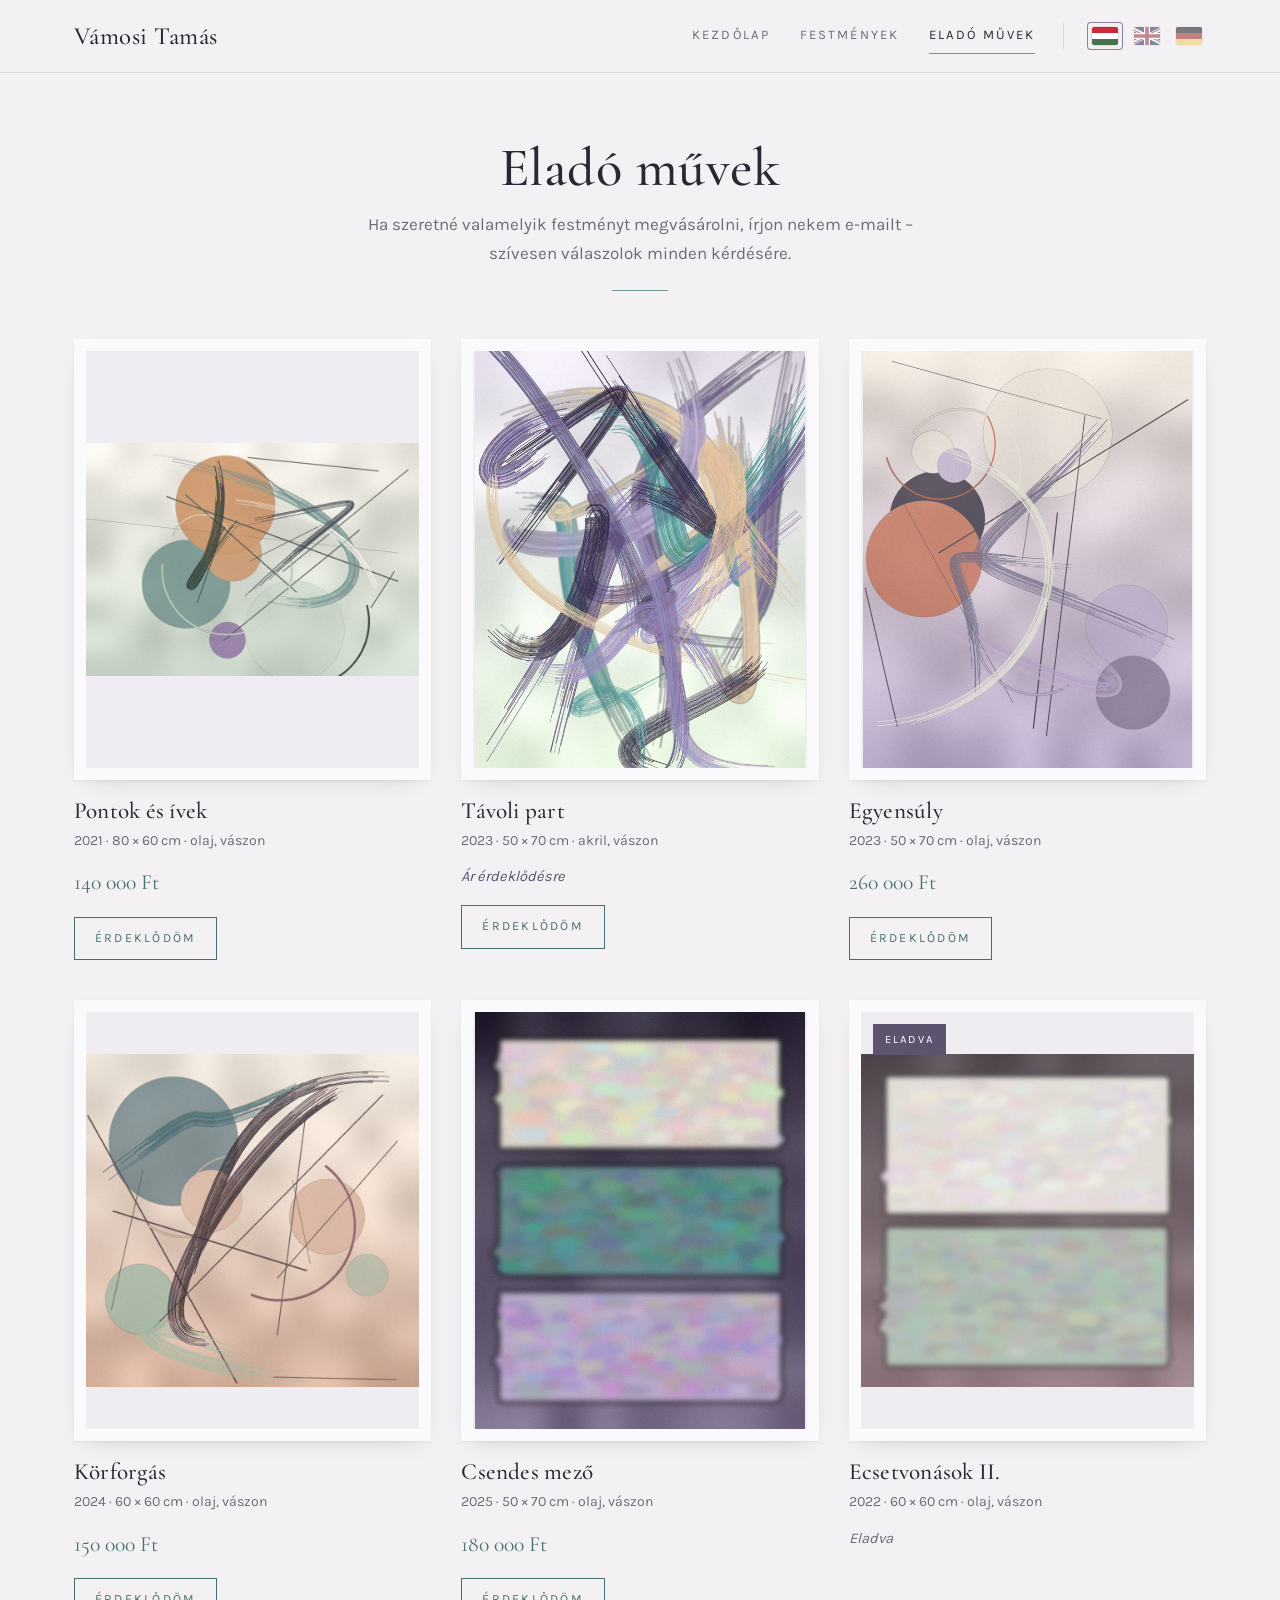
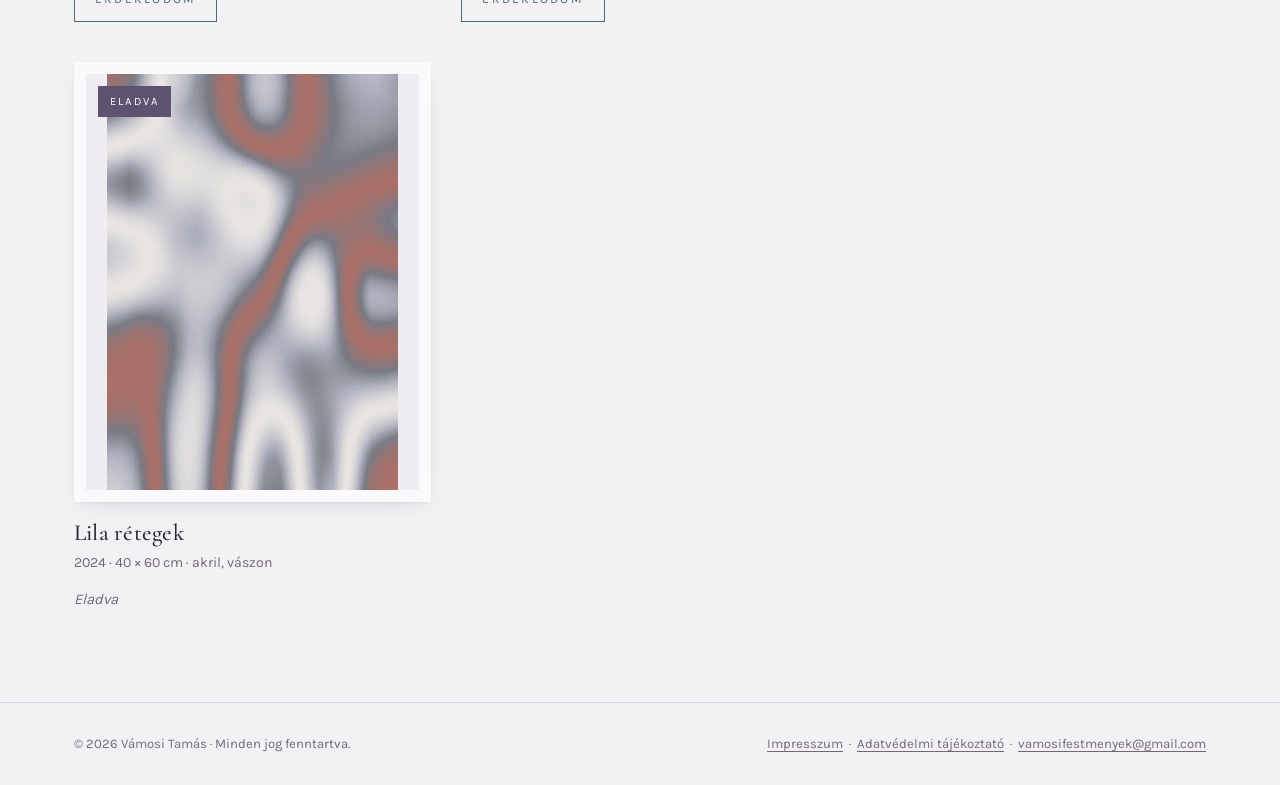
<file: elado.html>
<!DOCTYPE html>
<html lang="hu">
<head>
<meta charset="utf-8">
<meta name="viewport" content="width=device-width, initial-scale=1">
<title>Eladó festmények – Vámosi Tamás</title>
<meta name="description" content="Megvásárolható eredeti festmények Vámosi Tamás festőművésztől. Árak és érdeklődés e-mailben.">
<meta name="robots" content="noindex, nofollow">
<link rel="canonical" href="https://vamosiart.hu/elado.html">
<link rel="alternate" hreflang="hu" href="https://vamosiart.hu/elado.html">
<link rel="alternate" hreflang="en" href="https://vamosiart.hu/en/for-sale.html">
<link rel="alternate" hreflang="de" href="https://vamosiart.hu/de/zu-verkaufen.html">
<link rel="alternate" hreflang="x-default" href="https://vamosiart.hu/elado.html">
<meta name="author" content="Vámosi Tamás">
<meta property="og:type" content="website">
<meta property="og:site_name" content="Vámosi Tamás">
<meta property="og:title" content="Eladó festmények – Vámosi Tamás">
<meta property="og:description" content="Megvásárolható eredeti festmények Vámosi Tamás festőművésztől. Árak és érdeklődés e-mailben.">
<meta property="og:url" content="https://vamosiart.hu/elado.html">
<meta property="og:image" content="https://vamosiart.hu/assets/img/fokep.jpg">
<meta property="og:image:alt" content="Vámosi Tamás festménye">
<meta property="og:locale" content="hu_HU">
<meta property="og:locale:alternate" content="en_GB">
<meta property="og:locale:alternate" content="de_DE">
<meta name="twitter:card" content="summary_large_image">
<meta name="theme-color" content="#f3f1f4">
<link rel="icon" href="assets/img/favicon.svg" type="image/svg+xml">
<link rel="preload" href="assets/fonts/cormorant-garamond-latin-500-normal.woff2" as="font" type="font/woff2" crossorigin>
<link rel="stylesheet" href="assets/css/style.css?v=3">
<script type="application/ld+json">
{
 "@context": "https://schema.org",
 "@graph": [
  {
   "@type": "Person",
   "@id": "https://vamosiart.hu/#person",
   "name": "Vámosi Tamás",
   "alternateName": "Tamás Vámosi",
   "jobTitle": "festőművész, tetoválóművész",
   "url": "https://vamosiart.hu/",
   "image": "https://vamosiart.hu/assets/img/fokep.jpg",
   "email": "mailto:vamosifestmenyek@gmail.com",
   "sameAs": [
    "https://www.instagram.com/MatyasTamasVamosi/"
   ]
  },
  {
   "@type": "WebPage",
   "@id": "https://vamosiart.hu/elado.html",
   "url": "https://vamosiart.hu/elado.html",
   "name": "Eladó festmények – Vámosi Tamás",
   "description": "Megvásárolható eredeti festmények Vámosi Tamás festőművésztől. Árak és érdeklődés e-mailben.",
   "inLanguage": "hu",
   "about": {
    "@id": "https://vamosiart.hu/#person"
   },
   "isPartOf": {
    "@type": "WebSite",
    "@id": "https://vamosiart.hu/#website",
    "url": "https://vamosiart.hu/",
    "name": "Vámosi Tamás"
   }
  }
 ]
}
</script>
</head>
<body data-page="sale" data-root="">
<a class="sr-only" href="#main">Ugrás a tartalomra</a>
<header class="site-header">
  <div class="wrap">
    <a class="brand" href="index.html">Vámosi Tamás</a>
    <nav class="nav" id="nav" aria-label="Menü">
      <a href="index.html">Kezdőlap</a>
      <a href="festmenyek.html">Festmények</a>
      <a href="elado.html" aria-current="page">Eladó művek</a>
    </nav>
    <div class="langs" role="group" aria-label="Nyelv választása">
      <a href="elado.html" hreflang="hu" lang="hu" title="Magyar" aria-current="true"><img src="assets/img/flags/hu.svg" alt="Magyar" width="26" height="18"></a>
      <a href="en/for-sale.html" hreflang="en" lang="en" title="English"><img src="assets/img/flags/en.svg" alt="English" width="26" height="18"></a>
      <a href="de/zu-verkaufen.html" hreflang="de" lang="de" title="Deutsch"><img src="assets/img/flags/de.svg" alt="Deutsch" width="26" height="18"></a>
    </div>
    <button class="menu-toggle" type="button" aria-controls="nav" aria-expanded="false" aria-label="Menü"><span></span></button>
  </div>
</header>
<main id="main">
<section class="page-head">
  <div class="wrap">
    <h1>Eladó művek</h1>
    <p>Ha szeretné valamelyik festményt megvásárolni, írjon nekem e-mailt – szívesen válaszolok minden kérdésére.</p>
    <hr class="rule">
  </div>
</section>
<div class="wrap"><div class="sale-grid js-sale" aria-live="polite"><noscript><p class="empty">A galéria megjelenítéséhez engedélyezze a JavaScriptet.</p></noscript></div></div>
</main>
<footer class="site-footer">
  <div class="wrap">
    <span>© <span class="js-year">2026</span> Vámosi Tamás · Minden jog fenntartva.</span>
    <span class="legal-links"><a href="impresszum.html">Impresszum</a> · <a href="adatvedelem.html">Adatvédelmi tájékoztató</a> · <a class="js-mail" href="mailto:vamosifestmenyek@gmail.com">vamosifestmenyek@gmail.com</a></span>
  </div>
</footer>

<div class="lb" id="lightbox" role="dialog" aria-modal="true" aria-label="Festmények" hidden>
  <div class="lb-stage">
    <span class="lb-count"></span>
    <img alt="">
    <button class="lb-close" type="button"><svg viewBox="0 0 24 24" fill="none" stroke="currentColor" stroke-width="1.5"><path d="M6 6l12 12M18 6L6 18"/></svg></button>
    <button class="lb-prev" type="button"><svg viewBox="0 0 24 24" fill="none" stroke="currentColor" stroke-width="1.5"><path d="M15 5l-7 7 7 7"/></svg></button>
    <button class="lb-next" type="button"><svg viewBox="0 0 24 24" fill="none" stroke="currentColor" stroke-width="1.5"><path d="M9 5l7 7-7 7"/></svg></button>
  </div>
  <div class="lb-cap"></div>
</div>

<script src="assets/js/app.js?v=3"></script>
</body>
</html>
</file>
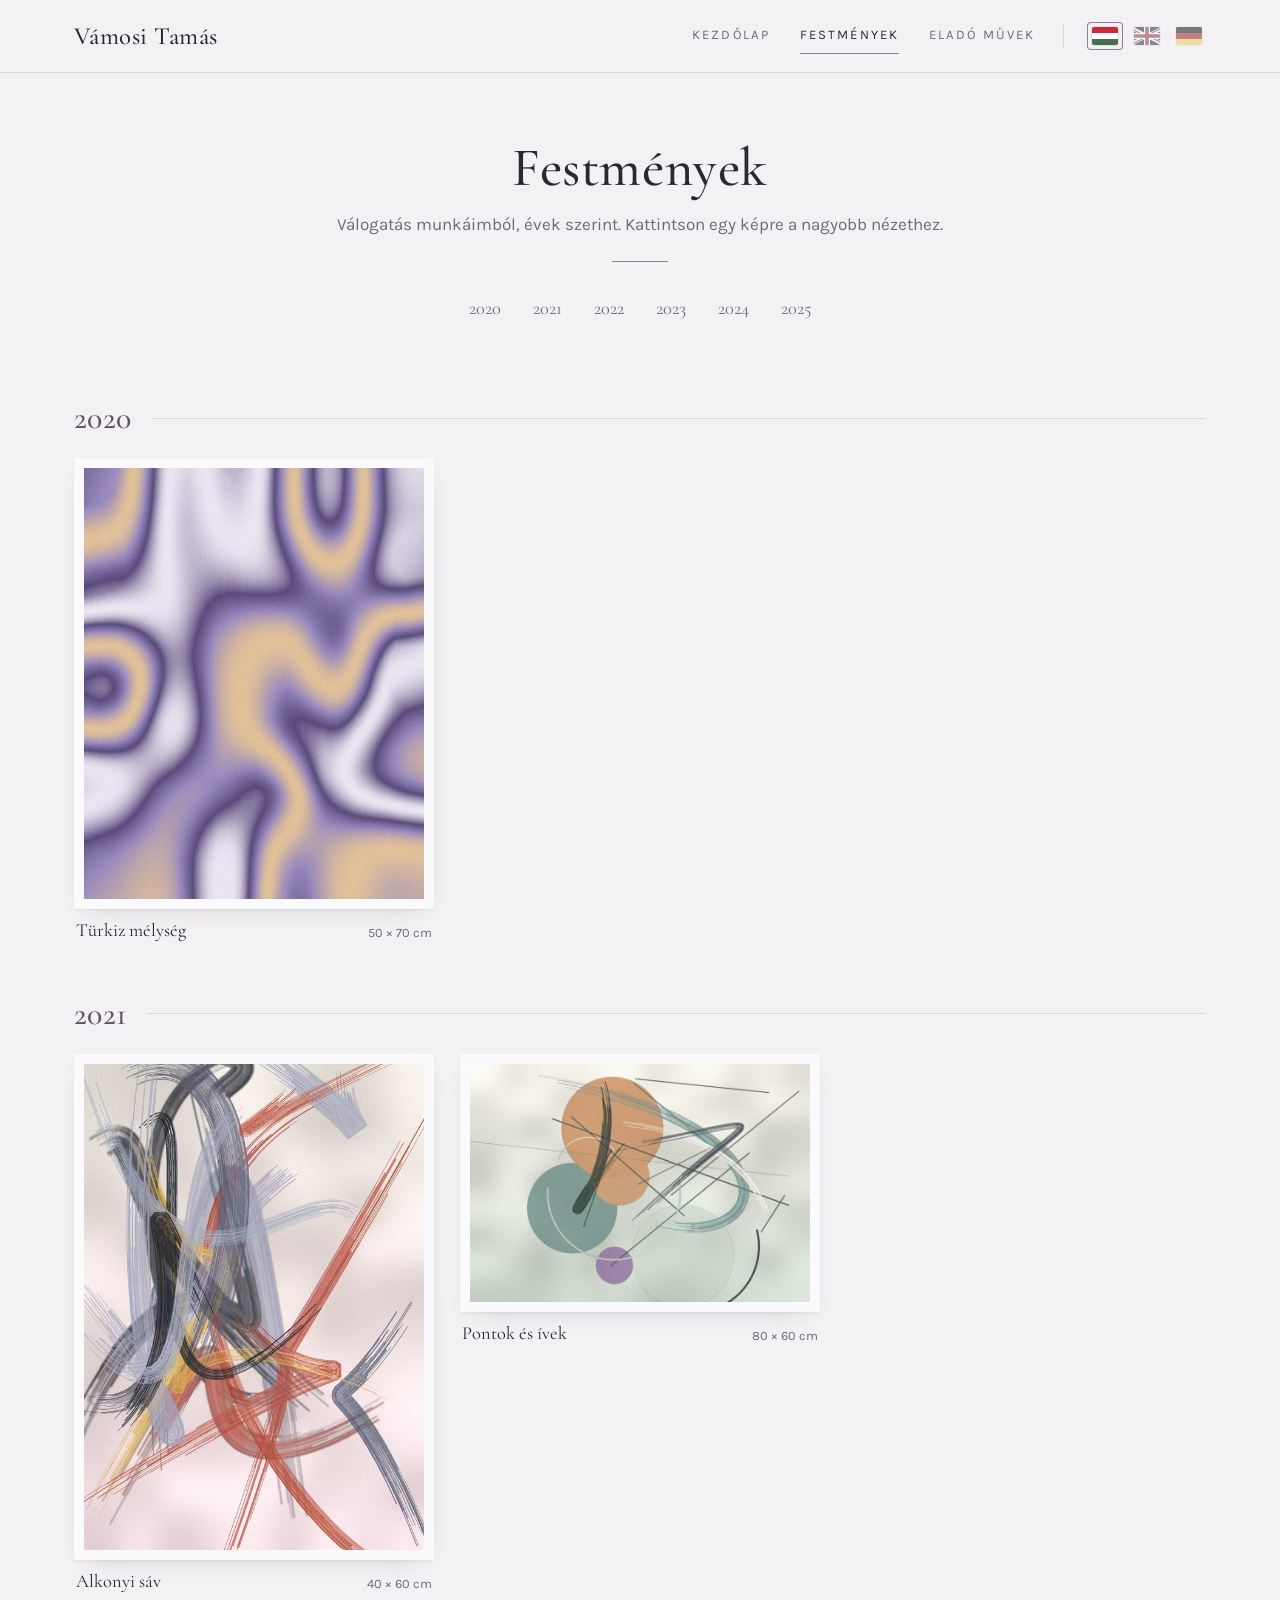
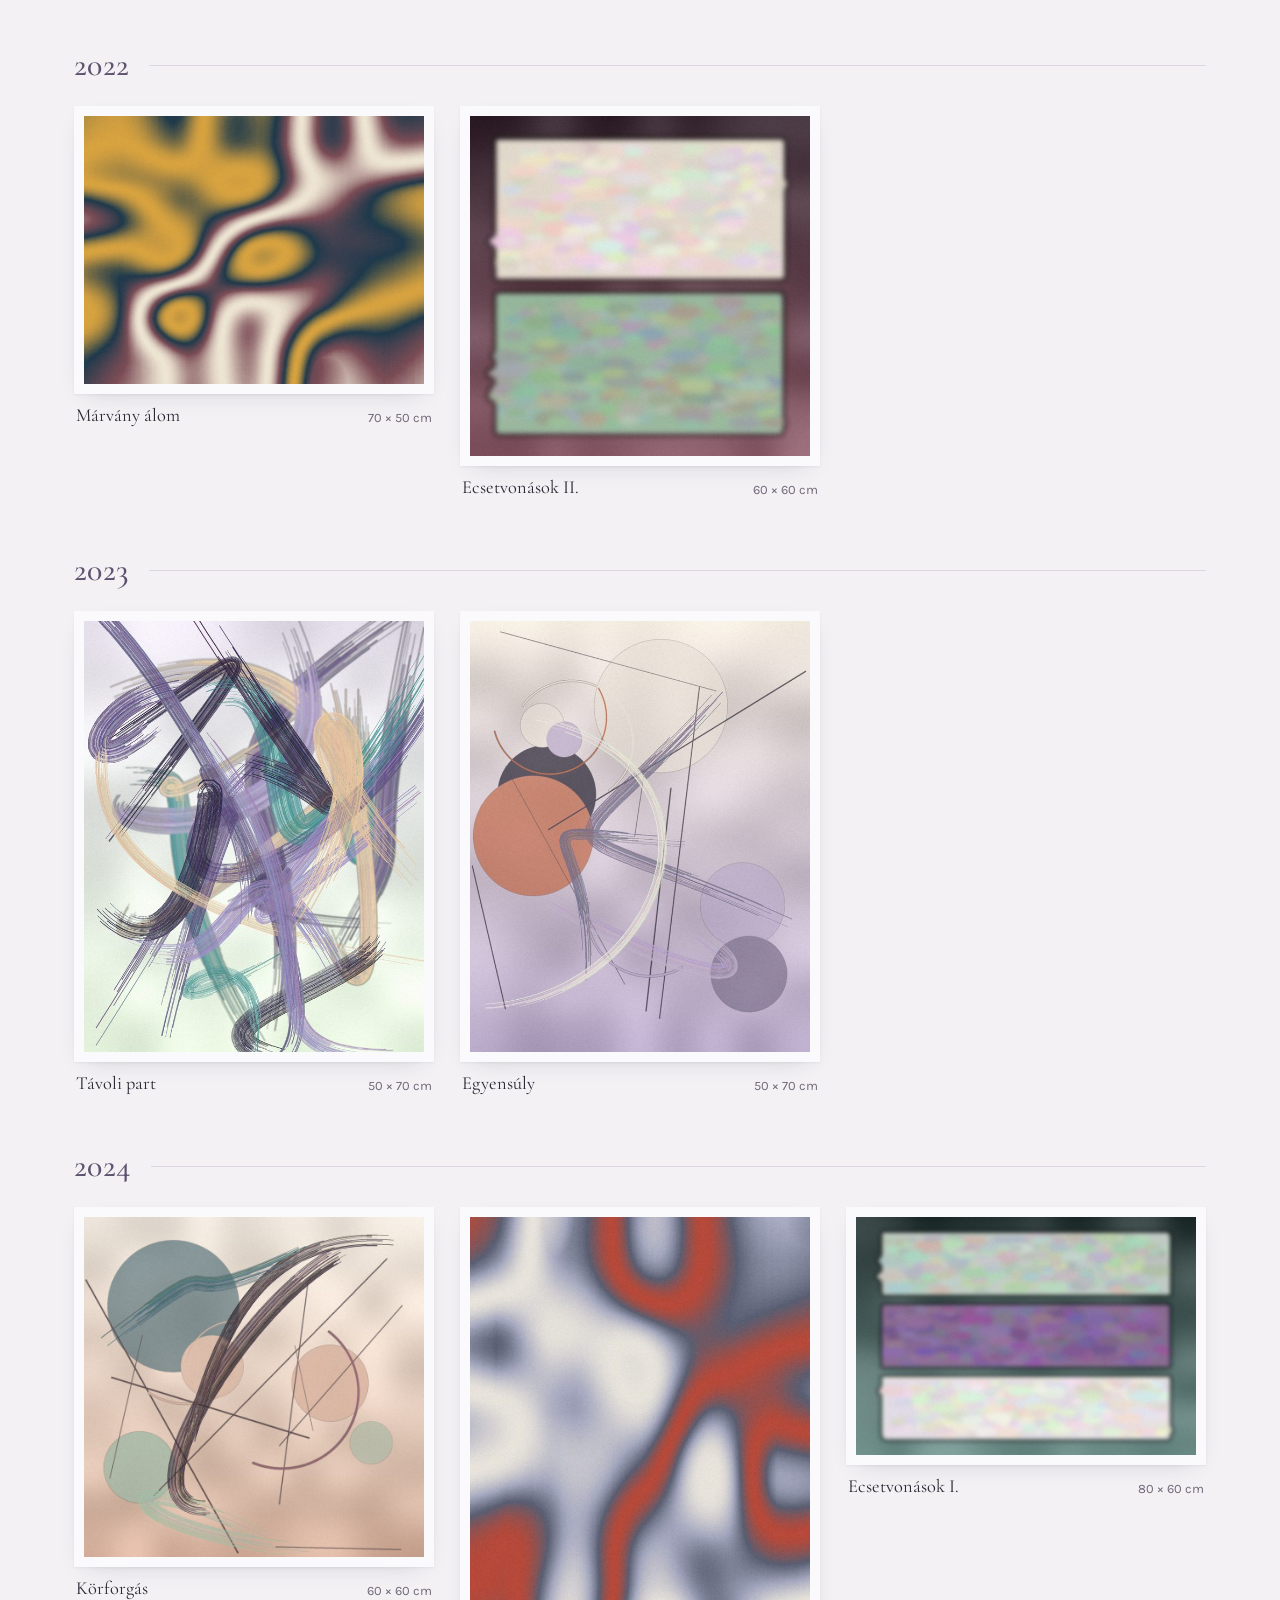
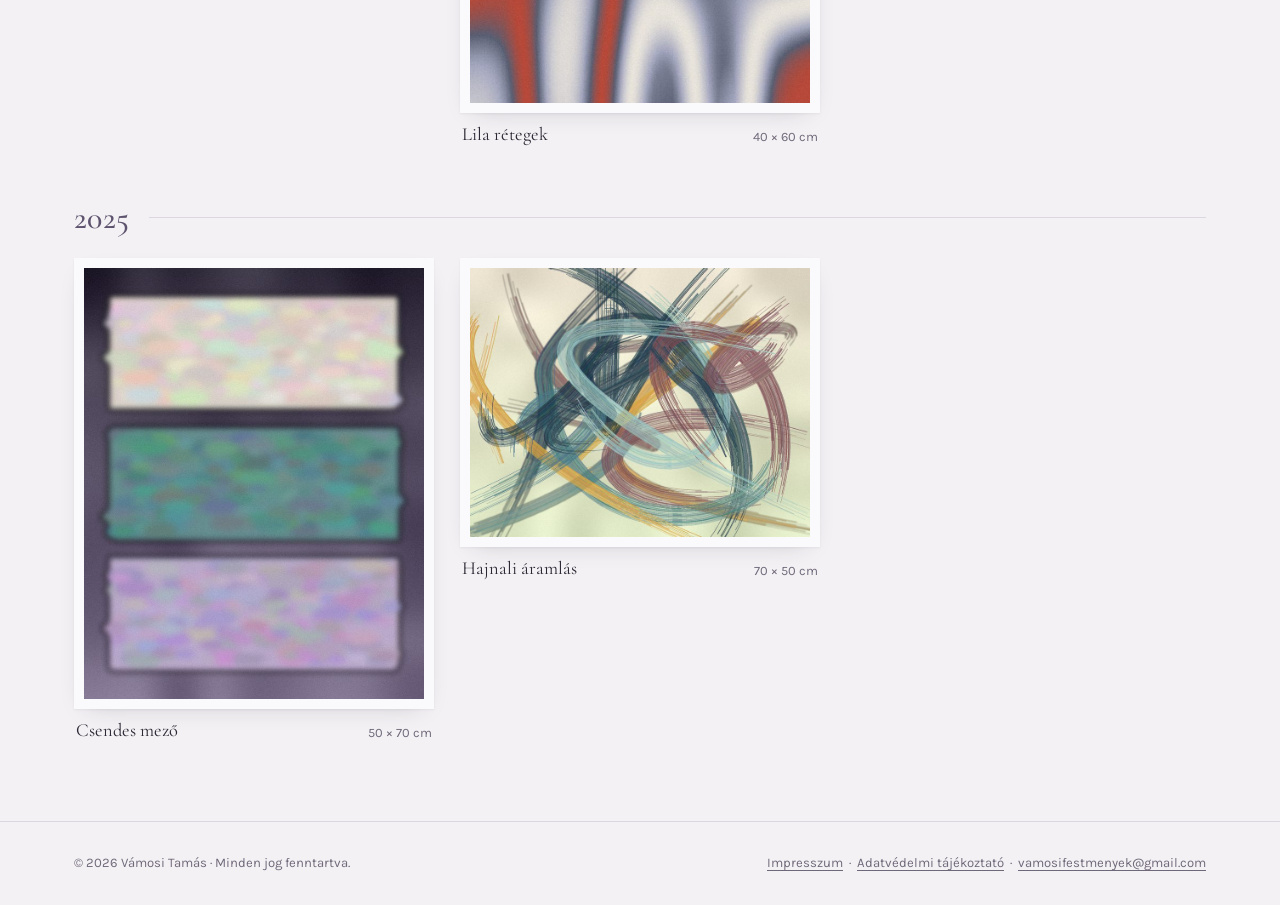
<file: festmenyek.html>
<!DOCTYPE html>
<html lang="hu">
<head>
<meta charset="utf-8">
<meta name="viewport" content="width=device-width, initial-scale=1">
<title>Festmények – Vámosi Tamás festőművész</title>
<meta name="description" content="Vámosi Tamás festményeinek galériája évszám szerint rendezve. Kattintson a képekre a nagyobb nézethez.">
<meta name="robots" content="noindex, nofollow">
<link rel="canonical" href="https://vamosiart.hu/festmenyek.html">
<link rel="alternate" hreflang="hu" href="https://vamosiart.hu/festmenyek.html">
<link rel="alternate" hreflang="en" href="https://vamosiart.hu/en/paintings.html">
<link rel="alternate" hreflang="de" href="https://vamosiart.hu/de/gemaelde.html">
<link rel="alternate" hreflang="x-default" href="https://vamosiart.hu/festmenyek.html">
<meta name="author" content="Vámosi Tamás">
<meta property="og:type" content="website">
<meta property="og:site_name" content="Vámosi Tamás">
<meta property="og:title" content="Festmények – Vámosi Tamás festőművész">
<meta property="og:description" content="Vámosi Tamás festményeinek galériája évszám szerint rendezve. Kattintson a képekre a nagyobb nézethez.">
<meta property="og:url" content="https://vamosiart.hu/festmenyek.html">
<meta property="og:image" content="https://vamosiart.hu/assets/img/fokep.jpg">
<meta property="og:image:alt" content="Vámosi Tamás festménye">
<meta property="og:locale" content="hu_HU">
<meta property="og:locale:alternate" content="en_GB">
<meta property="og:locale:alternate" content="de_DE">
<meta name="twitter:card" content="summary_large_image">
<meta name="theme-color" content="#f3f1f4">
<link rel="icon" href="assets/img/favicon.svg" type="image/svg+xml">
<link rel="preload" href="assets/fonts/cormorant-garamond-latin-500-normal.woff2" as="font" type="font/woff2" crossorigin>
<link rel="stylesheet" href="assets/css/style.css?v=3">
<script type="application/ld+json">
{
 "@context": "https://schema.org",
 "@graph": [
  {
   "@type": "Person",
   "@id": "https://vamosiart.hu/#person",
   "name": "Vámosi Tamás",
   "alternateName": "Tamás Vámosi",
   "jobTitle": "festőművész, tetoválóművész",
   "url": "https://vamosiart.hu/",
   "image": "https://vamosiart.hu/assets/img/fokep.jpg",
   "email": "mailto:vamosifestmenyek@gmail.com",
   "sameAs": [
    "https://www.instagram.com/MatyasTamasVamosi/"
   ]
  },
  {
   "@type": "WebPage",
   "@id": "https://vamosiart.hu/festmenyek.html",
   "url": "https://vamosiart.hu/festmenyek.html",
   "name": "Festmények – Vámosi Tamás festőművész",
   "description": "Vámosi Tamás festményeinek galériája évszám szerint rendezve. Kattintson a képekre a nagyobb nézethez.",
   "inLanguage": "hu",
   "about": {
    "@id": "https://vamosiart.hu/#person"
   },
   "isPartOf": {
    "@type": "WebSite",
    "@id": "https://vamosiart.hu/#website",
    "url": "https://vamosiart.hu/",
    "name": "Vámosi Tamás"
   }
  }
 ]
}
</script>
</head>
<body data-page="paintings" data-root="">
<a class="sr-only" href="#main">Ugrás a tartalomra</a>
<header class="site-header">
  <div class="wrap">
    <a class="brand" href="index.html">Vámosi Tamás</a>
    <nav class="nav" id="nav" aria-label="Menü">
      <a href="index.html">Kezdőlap</a>
      <a href="festmenyek.html" aria-current="page">Festmények</a>
      <a href="elado.html">Eladó művek</a>
    </nav>
    <div class="langs" role="group" aria-label="Nyelv választása">
      <a href="festmenyek.html" hreflang="hu" lang="hu" title="Magyar" aria-current="true"><img src="assets/img/flags/hu.svg" alt="Magyar" width="26" height="18"></a>
      <a href="en/paintings.html" hreflang="en" lang="en" title="English"><img src="assets/img/flags/en.svg" alt="English" width="26" height="18"></a>
      <a href="de/gemaelde.html" hreflang="de" lang="de" title="Deutsch"><img src="assets/img/flags/de.svg" alt="Deutsch" width="26" height="18"></a>
    </div>
    <button class="menu-toggle" type="button" aria-controls="nav" aria-expanded="false" aria-label="Menü"><span></span></button>
  </div>
</header>
<main id="main">
<section class="page-head">
  <div class="wrap">
    <h1>Festmények</h1>
    <p>Válogatás munkáimból, évek szerint. Kattintson egy képre a nagyobb nézethez.</p>
    <hr class="rule">
    <nav class="year-nav js-year-nav" aria-label="Évszámok"></nav>
  </div>
</section>
<div class="wrap js-gallery" aria-live="polite"><noscript><p class="empty">A galéria megjelenítéséhez engedélyezze a JavaScriptet.</p></noscript></div>
<div class="spacer"></div>
</main>
<footer class="site-footer">
  <div class="wrap">
    <span>© <span class="js-year">2026</span> Vámosi Tamás · Minden jog fenntartva.</span>
    <span class="legal-links"><a href="impresszum.html">Impresszum</a> · <a href="adatvedelem.html">Adatvédelmi tájékoztató</a> · <a class="js-mail" href="mailto:vamosifestmenyek@gmail.com">vamosifestmenyek@gmail.com</a></span>
  </div>
</footer>

<div class="lb" id="lightbox" role="dialog" aria-modal="true" aria-label="Festmények" hidden>
  <div class="lb-stage">
    <span class="lb-count"></span>
    <img alt="">
    <button class="lb-close" type="button"><svg viewBox="0 0 24 24" fill="none" stroke="currentColor" stroke-width="1.5"><path d="M6 6l12 12M18 6L6 18"/></svg></button>
    <button class="lb-prev" type="button"><svg viewBox="0 0 24 24" fill="none" stroke="currentColor" stroke-width="1.5"><path d="M15 5l-7 7 7 7"/></svg></button>
    <button class="lb-next" type="button"><svg viewBox="0 0 24 24" fill="none" stroke="currentColor" stroke-width="1.5"><path d="M9 5l7 7-7 7"/></svg></button>
  </div>
  <div class="lb-cap"></div>
</div>

<script src="assets/js/app.js?v=3"></script>
</body>
</html>
</file>
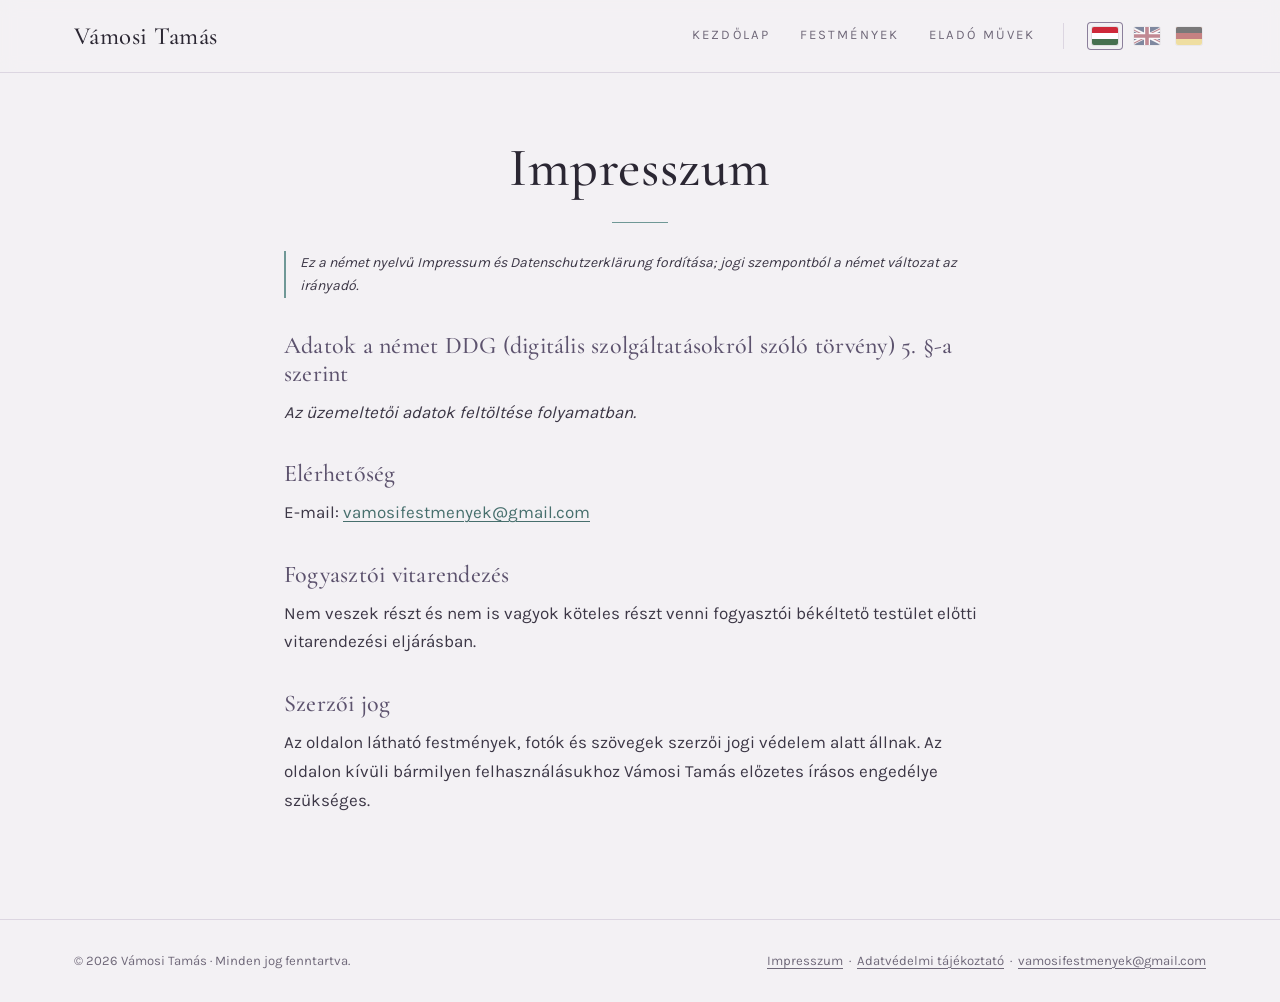
<file: impresszum.html>
<!DOCTYPE html>
<html lang="hu">
<head>
<meta charset="utf-8">
<meta name="viewport" content="width=device-width, initial-scale=1">
<title>Impresszum – Vámosi Tamás</title>
<meta name="description" content="Impresszum – Vámosi Tamás">
<meta name="robots" content="noindex, nofollow">
<link rel="canonical" href="https://vamosiart.hu/impresszum.html">
<link rel="alternate" hreflang="hu" href="https://vamosiart.hu/impresszum.html">
<link rel="alternate" hreflang="en" href="https://vamosiart.hu/en/imprint.html">
<link rel="alternate" hreflang="de" href="https://vamosiart.hu/de/impressum.html">
<link rel="alternate" hreflang="x-default" href="https://vamosiart.hu/impresszum.html">
<meta name="author" content="Vámosi Tamás">
<meta property="og:type" content="website">
<meta property="og:site_name" content="Vámosi Tamás">
<meta property="og:title" content="Impresszum – Vámosi Tamás">
<meta property="og:description" content="Impresszum – Vámosi Tamás">
<meta property="og:url" content="https://vamosiart.hu/impresszum.html">
<meta property="og:image" content="https://vamosiart.hu/assets/img/fokep.jpg">
<meta property="og:image:alt" content="Vámosi Tamás festménye">
<meta property="og:locale" content="hu_HU">
<meta property="og:locale:alternate" content="en_GB">
<meta property="og:locale:alternate" content="de_DE">
<meta name="twitter:card" content="summary_large_image">
<meta name="theme-color" content="#f3f1f4">
<link rel="icon" href="assets/img/favicon.svg" type="image/svg+xml">
<link rel="preload" href="assets/fonts/cormorant-garamond-latin-500-normal.woff2" as="font" type="font/woff2" crossorigin>
<link rel="stylesheet" href="assets/css/style.css?v=3">

</head>
<body data-page="imprint" data-root="">
<a class="sr-only" href="#main">Ugrás a tartalomra</a>
<header class="site-header">
  <div class="wrap">
    <a class="brand" href="index.html">Vámosi Tamás</a>
    <nav class="nav" id="nav" aria-label="Menü">
      <a href="index.html">Kezdőlap</a>
      <a href="festmenyek.html">Festmények</a>
      <a href="elado.html">Eladó művek</a>
    </nav>
    <div class="langs" role="group" aria-label="Nyelv választása">
      <a href="impresszum.html" hreflang="hu" lang="hu" title="Magyar" aria-current="true"><img src="assets/img/flags/hu.svg" alt="Magyar" width="26" height="18"></a>
      <a href="en/imprint.html" hreflang="en" lang="en" title="English"><img src="assets/img/flags/en.svg" alt="English" width="26" height="18"></a>
      <a href="de/impressum.html" hreflang="de" lang="de" title="Deutsch"><img src="assets/img/flags/de.svg" alt="Deutsch" width="26" height="18"></a>
    </div>
    <button class="menu-toggle" type="button" aria-controls="nav" aria-expanded="false" aria-label="Menü"><span></span></button>
  </div>
</header>
<main id="main">
<section class="page-head"><div class="wrap"><h1>Impresszum</h1><hr class="rule"></div></section>
<div class="wrap legal">
  <p class="legal-note">Ez a német nyelvű Impressum és Datenschutzerklärung fordítása; jogi szempontból a német változat az irányadó.</p>
  <h2>Adatok a német DDG (digitális szolgáltatásokról szóló törvény) 5. §-a szerint</h2>
  <div class="js-imp" data-kind="address"><p class="imp-missing">Az üzemeltetői adatok feltöltése folyamatban.</p></div>
  <h2>Elérhetőség</h2>
  <div class="js-imp" data-kind="contact"><p>E-mail: <a href="mailto:vamosifestmenyek@gmail.com">vamosifestmenyek@gmail.com</a></p></div>
  <div class="js-imp" data-kind="vat"></div>
  <div class="js-imp" data-kind="extra"></div>
  <h2>Fogyasztói vitarendezés</h2><p>Nem veszek részt és nem is vagyok köteles részt venni fogyasztói békéltető testület előtti vitarendezési eljárásban.</p>
  <h2>Szerzői jog</h2><p>Az oldalon látható festmények, fotók és szövegek szerzői jogi védelem alatt állnak. Az oldalon kívüli bármilyen felhasználásukhoz Vámosi Tamás előzetes írásos engedélye szükséges.</p>
</div>
</main>
<footer class="site-footer">
  <div class="wrap">
    <span>© <span class="js-year">2026</span> Vámosi Tamás · Minden jog fenntartva.</span>
    <span class="legal-links"><a href="impresszum.html">Impresszum</a> · <a href="adatvedelem.html">Adatvédelmi tájékoztató</a> · <a class="js-mail" href="mailto:vamosifestmenyek@gmail.com">vamosifestmenyek@gmail.com</a></span>
  </div>
</footer>

<div class="lb" id="lightbox" role="dialog" aria-modal="true" aria-label="Festmények" hidden>
  <div class="lb-stage">
    <span class="lb-count"></span>
    <img alt="">
    <button class="lb-close" type="button"><svg viewBox="0 0 24 24" fill="none" stroke="currentColor" stroke-width="1.5"><path d="M6 6l12 12M18 6L6 18"/></svg></button>
    <button class="lb-prev" type="button"><svg viewBox="0 0 24 24" fill="none" stroke="currentColor" stroke-width="1.5"><path d="M15 5l-7 7 7 7"/></svg></button>
    <button class="lb-next" type="button"><svg viewBox="0 0 24 24" fill="none" stroke="currentColor" stroke-width="1.5"><path d="M9 5l7 7-7 7"/></svg></button>
  </div>
  <div class="lb-cap"></div>
</div>

<script src="assets/js/app.js?v=3"></script>
</body>
</html>
</file>
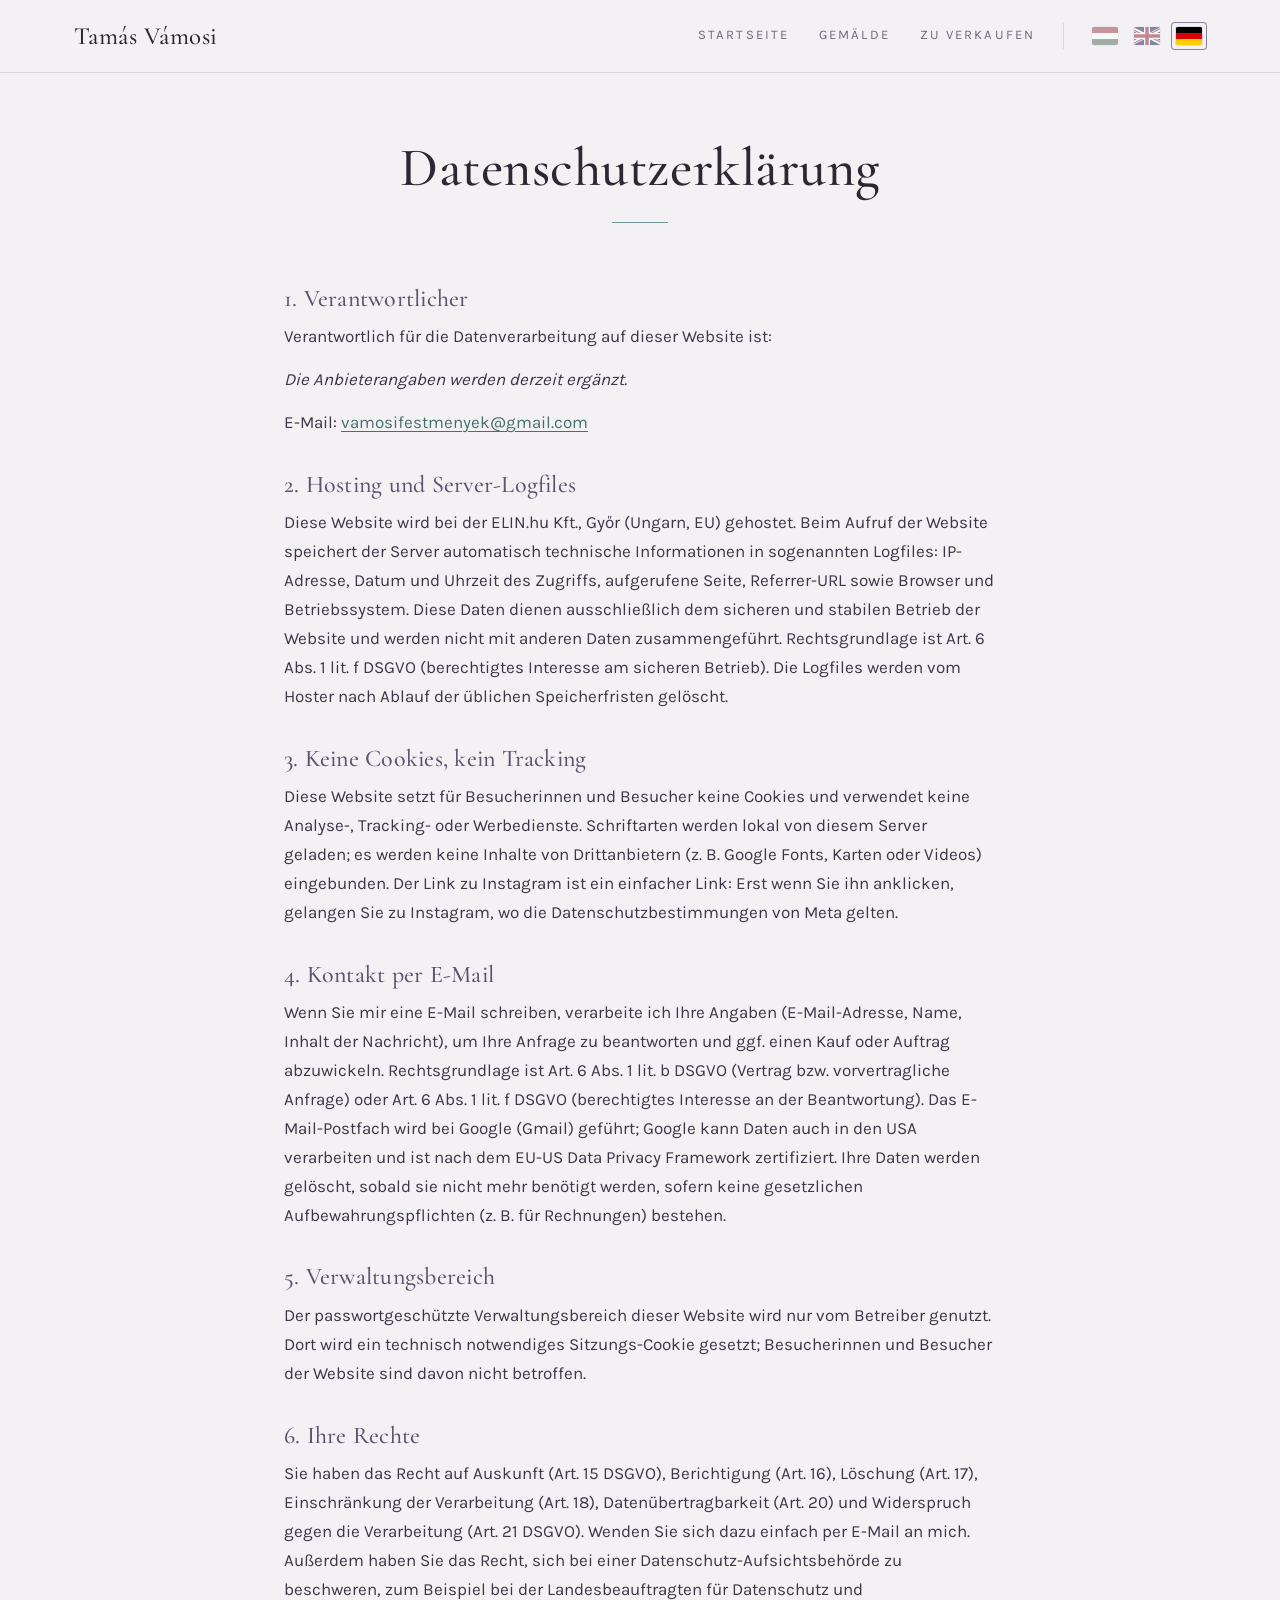
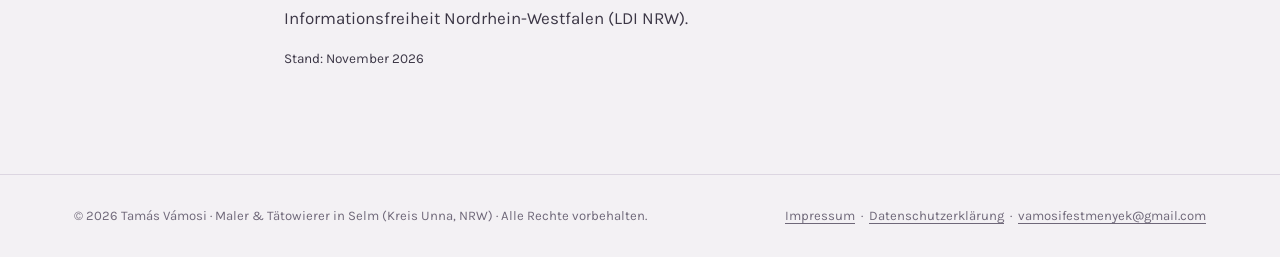
<file: de/datenschutz.html>
<!DOCTYPE html>
<html lang="de">
<head>
<meta charset="utf-8">
<meta name="viewport" content="width=device-width, initial-scale=1">
<title>Datenschutzerklärung – Tamás Vámosi</title>
<meta name="description" content="Datenschutzerklärung – Tamás Vámosi">
<meta name="robots" content="noindex, nofollow">
<link rel="canonical" href="https://vamosiart.hu/de/datenschutz.html">
<link rel="alternate" hreflang="hu" href="https://vamosiart.hu/adatvedelem.html">
<link rel="alternate" hreflang="en" href="https://vamosiart.hu/en/privacy.html">
<link rel="alternate" hreflang="de" href="https://vamosiart.hu/de/datenschutz.html">
<link rel="alternate" hreflang="x-default" href="https://vamosiart.hu/adatvedelem.html">
<meta name="author" content="Tamás Vámosi">
<meta name="geo.region" content="DE-NW">
<meta name="geo.placename" content="Selm">
<meta name="geo.position" content="51.683;7.483">
<meta name="ICBM" content="51.683, 7.483">
<meta property="og:type" content="website">
<meta property="og:site_name" content="Vámosi Tamás">
<meta property="og:title" content="Datenschutzerklärung – Tamás Vámosi">
<meta property="og:description" content="Datenschutzerklärung – Tamás Vámosi">
<meta property="og:url" content="https://vamosiart.hu/de/datenschutz.html">
<meta property="og:image" content="https://vamosiart.hu/assets/img/fokep.jpg">
<meta property="og:image:alt" content="Ein Gemälde von Tamás Vámosi, Maler in Selm">
<meta property="og:locale" content="de_DE">
<meta property="og:locale:alternate" content="hu_HU">
<meta property="og:locale:alternate" content="en_GB">
<meta name="twitter:card" content="summary_large_image">
<meta name="theme-color" content="#f3f1f4">
<link rel="icon" href="../assets/img/favicon.svg" type="image/svg+xml">
<link rel="preload" href="../assets/fonts/cormorant-garamond-latin-500-normal.woff2" as="font" type="font/woff2" crossorigin>
<link rel="stylesheet" href="../assets/css/style.css?v=3">

</head>
<body data-page="privacy" data-root="../">
<a class="sr-only" href="#main">Zum Inhalt springen</a>
<header class="site-header">
  <div class="wrap">
    <a class="brand" href="index.html">Tamás Vámosi</a>
    <nav class="nav" id="nav" aria-label="Menü">
      <a href="index.html">Startseite</a>
      <a href="gemaelde.html">Gemälde</a>
      <a href="zu-verkaufen.html">Zu verkaufen</a>
    </nav>
    <div class="langs" role="group" aria-label="Sprache wählen">
      <a href="../adatvedelem.html" hreflang="hu" lang="hu" title="Magyar"><img src="../assets/img/flags/hu.svg" alt="Magyar" width="26" height="18"></a>
      <a href="../en/privacy.html" hreflang="en" lang="en" title="English"><img src="../assets/img/flags/en.svg" alt="English" width="26" height="18"></a>
      <a href="../de/datenschutz.html" hreflang="de" lang="de" title="Deutsch" aria-current="true"><img src="../assets/img/flags/de.svg" alt="Deutsch" width="26" height="18"></a>
    </div>
    <button class="menu-toggle" type="button" aria-controls="nav" aria-expanded="false" aria-label="Menü"><span></span></button>
  </div>
</header>
<main id="main">
<section class="page-head"><div class="wrap"><h1>Datenschutzerklärung</h1><hr class="rule"></div></section>
<div class="wrap legal">
  
  <h2>1. Verantwortlicher</h2><p>Verantwortlich für die Datenverarbeitung auf dieser Website ist:</p><div class="js-imp" data-kind="address"><p class="imp-missing">Die Anbieterangaben werden derzeit ergänzt.</p></div><div class="js-imp" data-kind="contact"><p>E-Mail: <a href="mailto:vamosifestmenyek@gmail.com">vamosifestmenyek@gmail.com</a></p></div><h2>2. Hosting und Server-Logfiles</h2><p>Diese Website wird bei der ELIN.hu Kft., Győr (Ungarn, EU) gehostet. Beim Aufruf der Website speichert der Server automatisch technische Informationen in sogenannten Logfiles: IP-Adresse, Datum und Uhrzeit des Zugriffs, aufgerufene Seite, Referrer-URL sowie Browser und Betriebssystem. Diese Daten dienen ausschließlich dem sicheren und stabilen Betrieb der Website und werden nicht mit anderen Daten zusammengeführt. Rechtsgrundlage ist Art. 6 Abs. 1 lit. f DSGVO (berechtigtes Interesse am sicheren Betrieb). Die Logfiles werden vom Hoster nach Ablauf der üblichen Speicherfristen gelöscht.</p><h2>3. Keine Cookies, kein Tracking</h2><p>Diese Website setzt für Besucherinnen und Besucher keine Cookies und verwendet keine Analyse-, Tracking- oder Werbedienste. Schriftarten werden lokal von diesem Server geladen; es werden keine Inhalte von Drittanbietern (z. B. Google Fonts, Karten oder Videos) eingebunden. Der Link zu Instagram ist ein einfacher Link: Erst wenn Sie ihn anklicken, gelangen Sie zu Instagram, wo die Datenschutzbestimmungen von Meta gelten.</p><h2>4. Kontakt per E-Mail</h2><p>Wenn Sie mir eine E-Mail schreiben, verarbeite ich Ihre Angaben (E-Mail-Adresse, Name, Inhalt der Nachricht), um Ihre Anfrage zu beantworten und ggf. einen Kauf oder Auftrag abzuwickeln. Rechtsgrundlage ist Art. 6 Abs. 1 lit. b DSGVO (Vertrag bzw. vorvertragliche Anfrage) oder Art. 6 Abs. 1 lit. f DSGVO (berechtigtes Interesse an der Beantwortung). Das E-Mail-Postfach wird bei Google (Gmail) geführt; Google kann Daten auch in den USA verarbeiten und ist nach dem EU-US Data Privacy Framework zertifiziert. Ihre Daten werden gelöscht, sobald sie nicht mehr benötigt werden, sofern keine gesetzlichen Aufbewahrungspflichten (z. B. für Rechnungen) bestehen.</p><h2>5. Verwaltungsbereich</h2><p>Der passwortgeschützte Verwaltungsbereich dieser Website wird nur vom Betreiber genutzt. Dort wird ein technisch notwendiges Sitzungs-Cookie gesetzt; Besucherinnen und Besucher der Website sind davon nicht betroffen.</p><h2>6. Ihre Rechte</h2><p>Sie haben das Recht auf Auskunft (Art. 15 DSGVO), Berichtigung (Art. 16), Löschung (Art. 17), Einschränkung der Verarbeitung (Art. 18), Datenübertragbarkeit (Art. 20) und Widerspruch gegen die Verarbeitung (Art. 21 DSGVO). Wenden Sie sich dazu einfach per E-Mail an mich. Außerdem haben Sie das Recht, sich bei einer Datenschutz-Aufsichtsbehörde zu beschweren, zum Beispiel bei der Landesbeauftragten für Datenschutz und Informationsfreiheit Nordrhein-Westfalen (LDI NRW).</p>
  <p class="legal-stand">Stand: November 2026</p>
</div>
</main>
<footer class="site-footer">
  <div class="wrap">
    <span>© <span class="js-year">2026</span> Tamás Vámosi · Maler &amp; Tätowierer in Selm (Kreis Unna, NRW) · Alle Rechte vorbehalten.</span>
    <span class="legal-links"><a href="impressum.html">Impressum</a> · <a href="datenschutz.html">Datenschutzerklärung</a> · <a class="js-mail" href="mailto:vamosifestmenyek@gmail.com">vamosifestmenyek@gmail.com</a></span>
  </div>
</footer>

<div class="lb" id="lightbox" role="dialog" aria-modal="true" aria-label="Gemälde" hidden>
  <div class="lb-stage">
    <span class="lb-count"></span>
    <img alt="">
    <button class="lb-close" type="button"><svg viewBox="0 0 24 24" fill="none" stroke="currentColor" stroke-width="1.5"><path d="M6 6l12 12M18 6L6 18"/></svg></button>
    <button class="lb-prev" type="button"><svg viewBox="0 0 24 24" fill="none" stroke="currentColor" stroke-width="1.5"><path d="M15 5l-7 7 7 7"/></svg></button>
    <button class="lb-next" type="button"><svg viewBox="0 0 24 24" fill="none" stroke="currentColor" stroke-width="1.5"><path d="M9 5l7 7-7 7"/></svg></button>
  </div>
  <div class="lb-cap"></div>
</div>

<script src="../assets/js/app.js?v=3"></script>
</body>
</html>
</file>
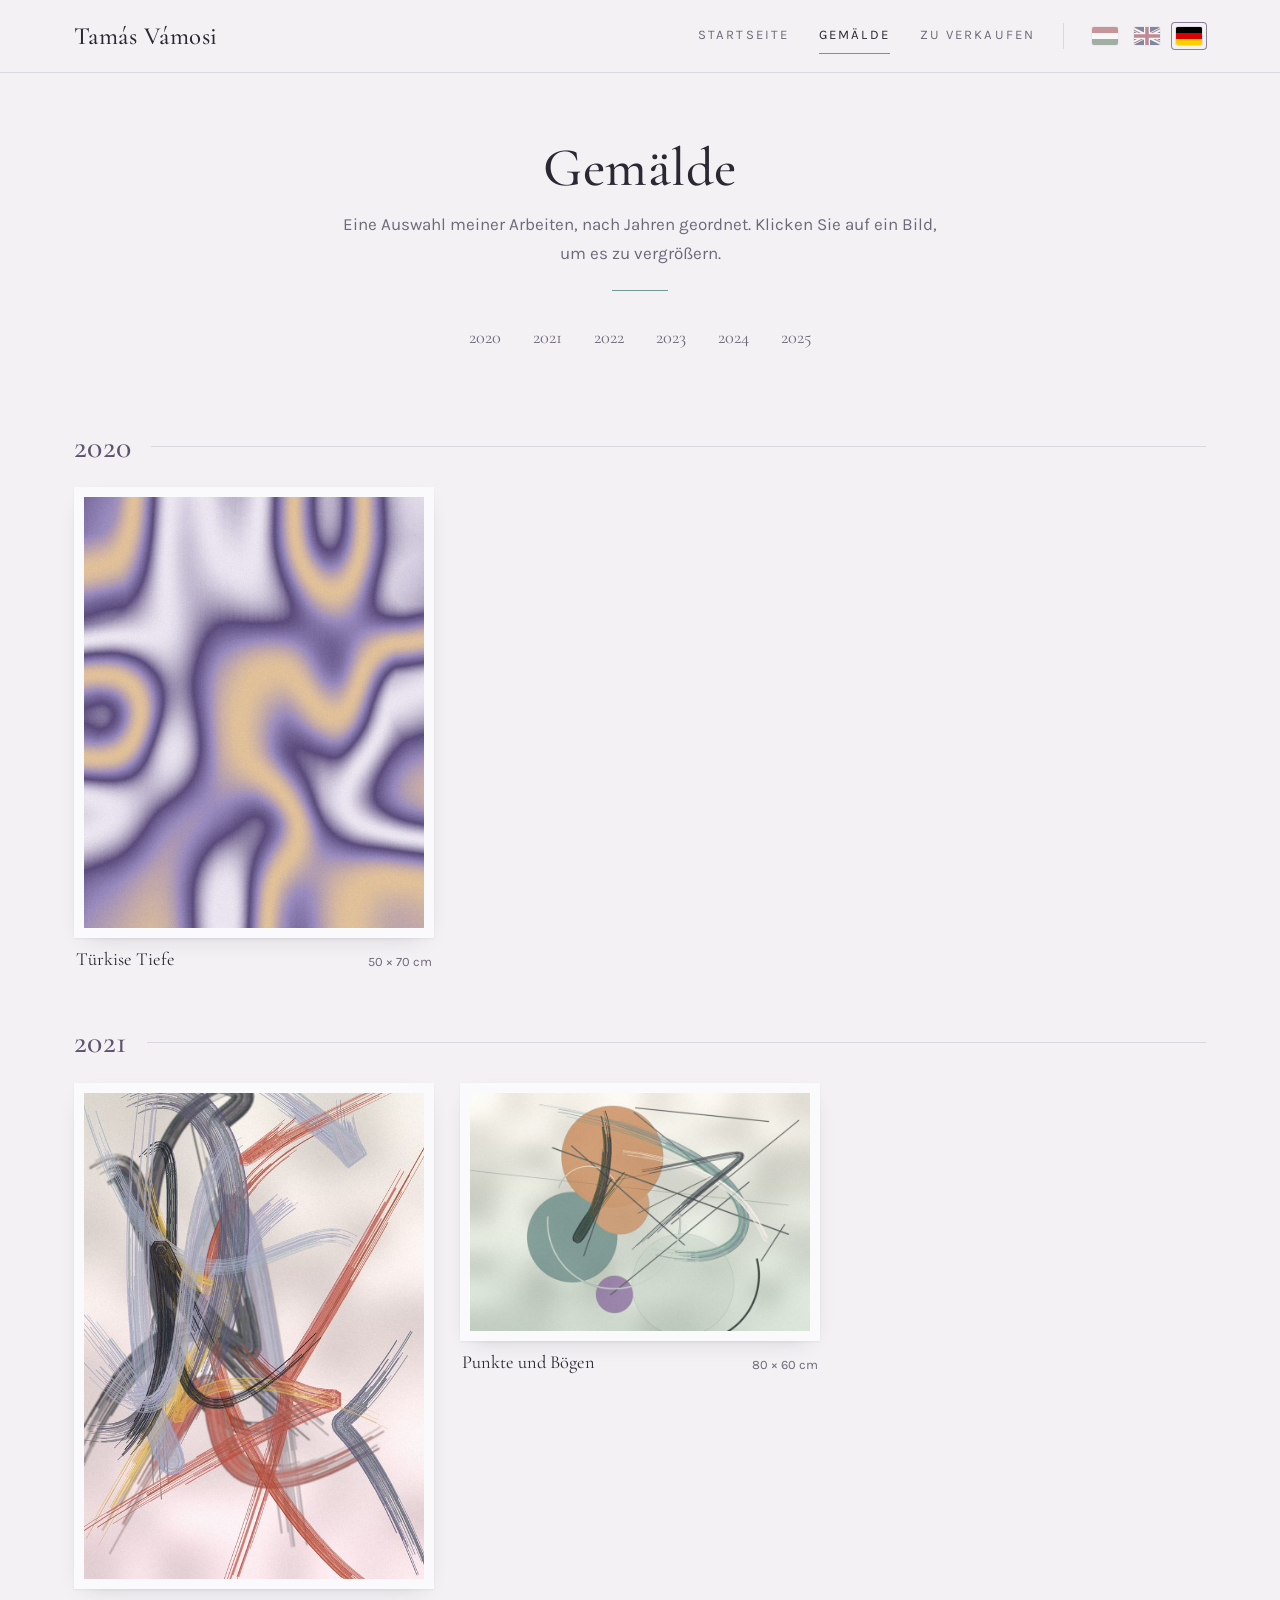
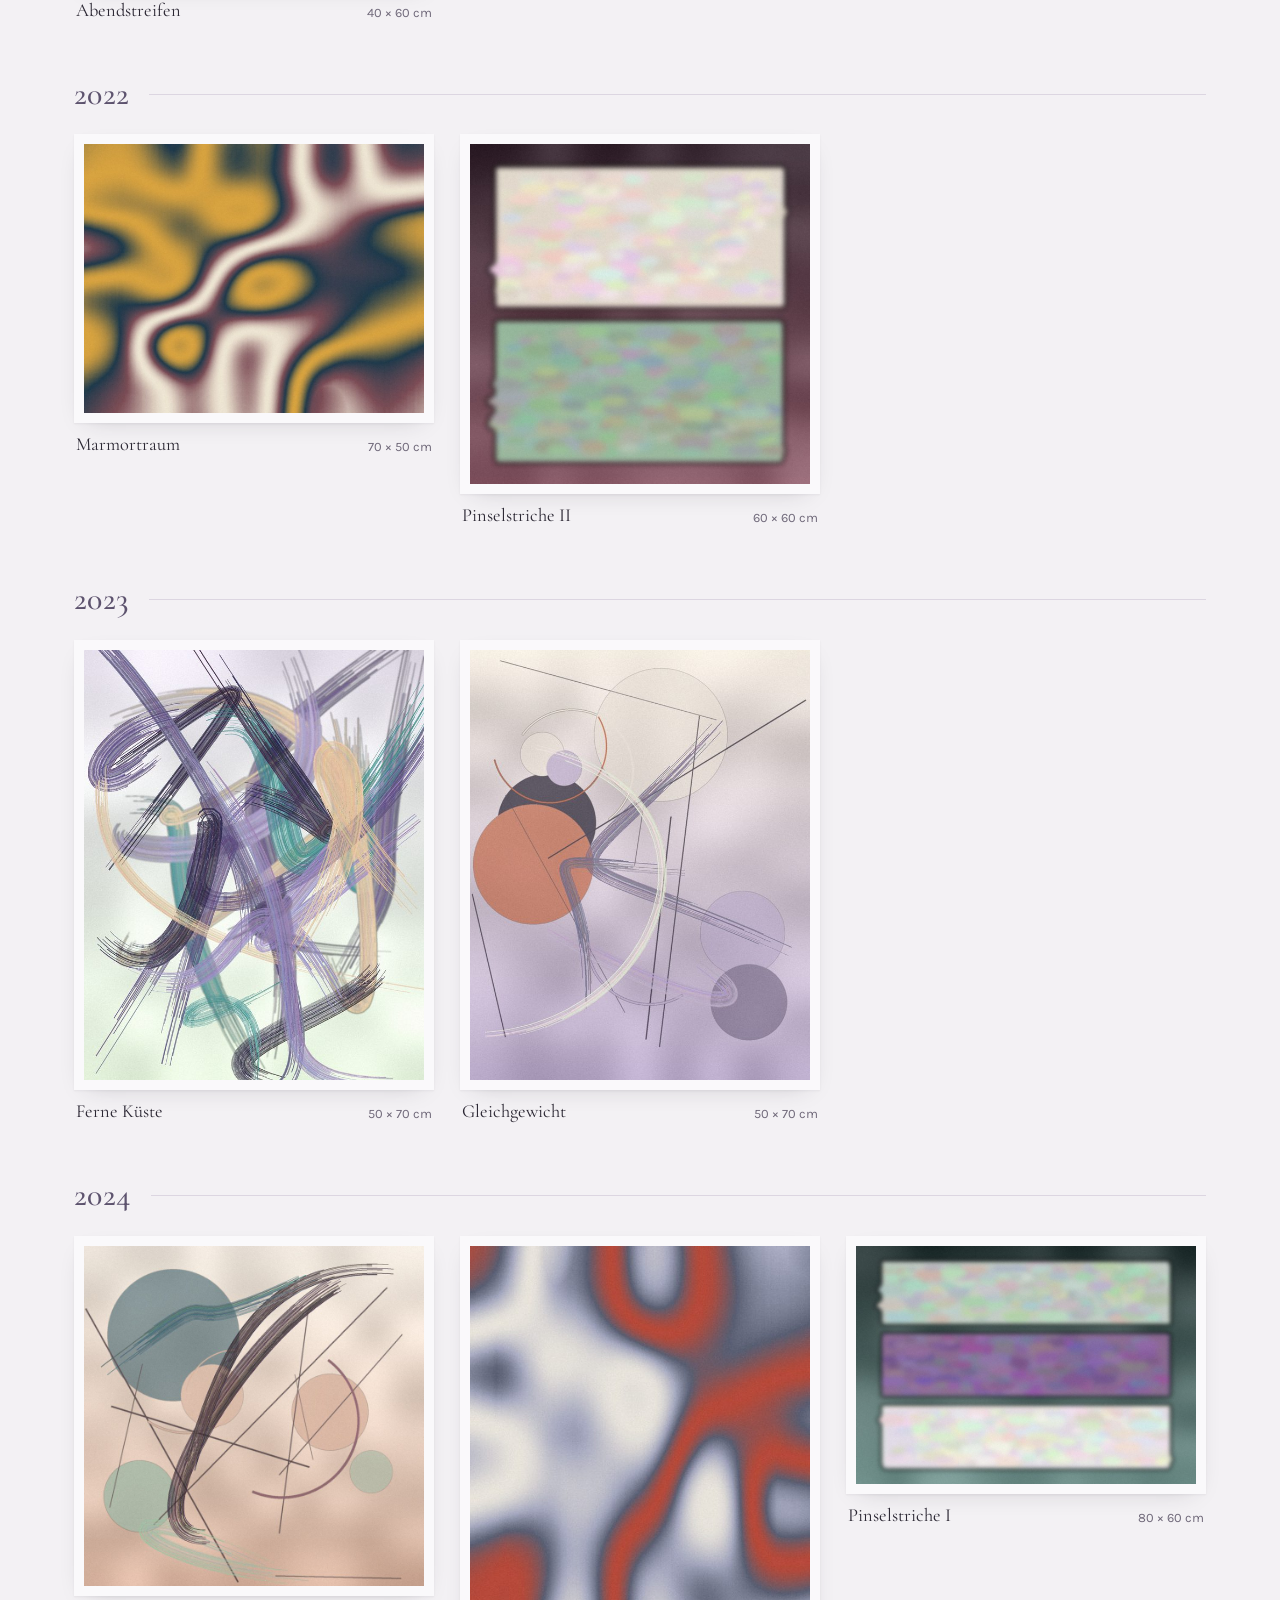
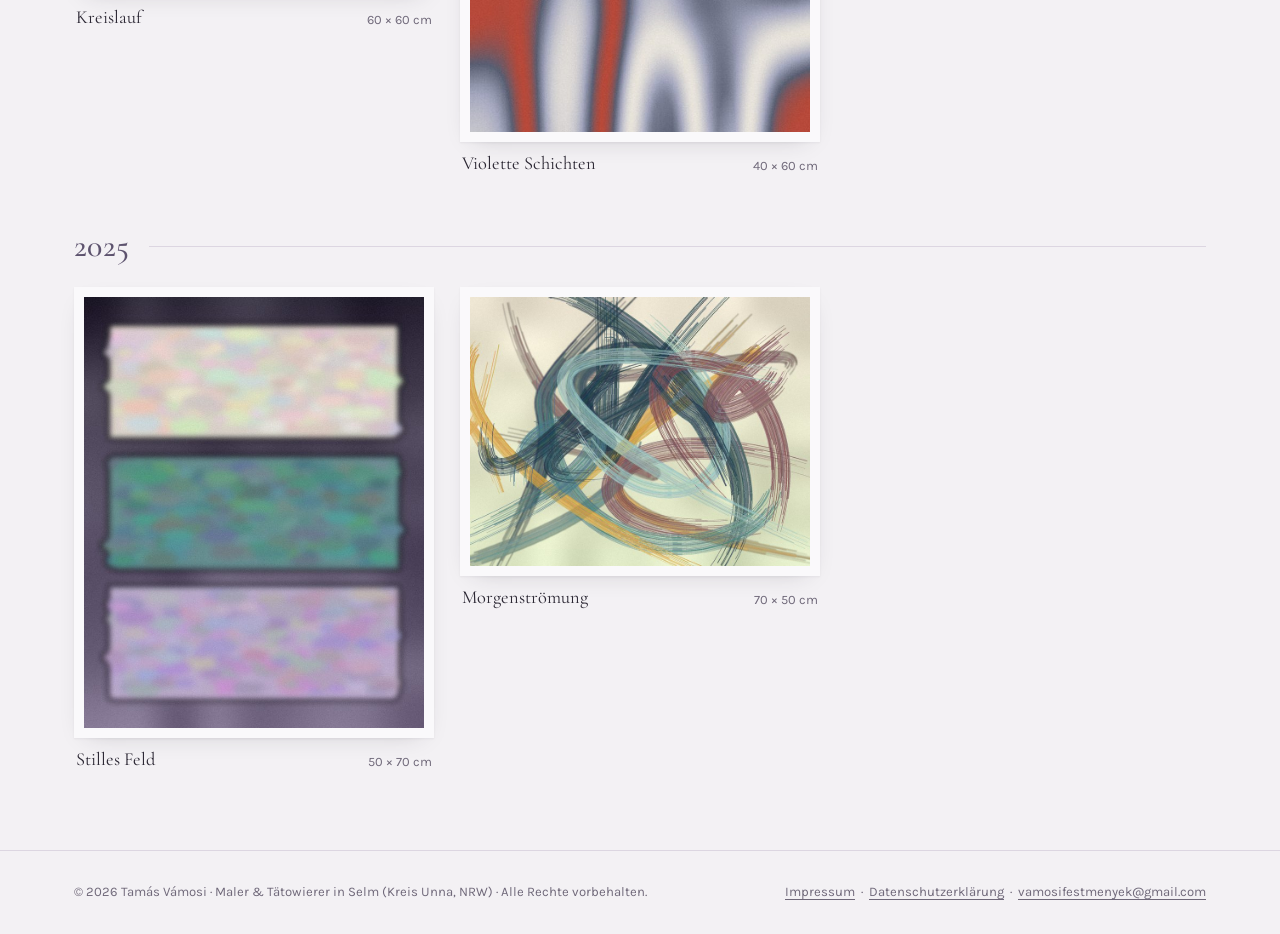
<file: de/gemaelde.html>
<!DOCTYPE html>
<html lang="de">
<head>
<meta charset="utf-8">
<meta name="viewport" content="width=device-width, initial-scale=1">
<title>Gemälde – Tamás Vámosi, Maler in Selm</title>
<meta name="description" content="Galerie mit Gemälden von Tamás Vámosi, Maler aus Selm (Kreis Unna), nach Jahren geordnet.">
<meta name="robots" content="noindex, nofollow">
<link rel="canonical" href="https://vamosiart.hu/de/gemaelde.html">
<link rel="alternate" hreflang="hu" href="https://vamosiart.hu/festmenyek.html">
<link rel="alternate" hreflang="en" href="https://vamosiart.hu/en/paintings.html">
<link rel="alternate" hreflang="de" href="https://vamosiart.hu/de/gemaelde.html">
<link rel="alternate" hreflang="x-default" href="https://vamosiart.hu/festmenyek.html">
<meta name="author" content="Tamás Vámosi">
<meta name="geo.region" content="DE-NW">
<meta name="geo.placename" content="Selm">
<meta name="geo.position" content="51.683;7.483">
<meta name="ICBM" content="51.683, 7.483">
<meta property="og:type" content="website">
<meta property="og:site_name" content="Vámosi Tamás">
<meta property="og:title" content="Gemälde – Tamás Vámosi, Maler in Selm">
<meta property="og:description" content="Galerie mit Gemälden von Tamás Vámosi, Maler aus Selm (Kreis Unna), nach Jahren geordnet.">
<meta property="og:url" content="https://vamosiart.hu/de/gemaelde.html">
<meta property="og:image" content="https://vamosiart.hu/assets/img/fokep.jpg">
<meta property="og:image:alt" content="Ein Gemälde von Tamás Vámosi, Maler in Selm">
<meta property="og:locale" content="de_DE">
<meta property="og:locale:alternate" content="hu_HU">
<meta property="og:locale:alternate" content="en_GB">
<meta name="twitter:card" content="summary_large_image">
<meta name="theme-color" content="#f3f1f4">
<link rel="icon" href="../assets/img/favicon.svg" type="image/svg+xml">
<link rel="preload" href="../assets/fonts/cormorant-garamond-latin-500-normal.woff2" as="font" type="font/woff2" crossorigin>
<link rel="stylesheet" href="../assets/css/style.css?v=3">
<script type="application/ld+json">
{
 "@context": "https://schema.org",
 "@graph": [
  {
   "@type": "Person",
   "@id": "https://vamosiart.hu/#person",
   "name": "Tamás Vámosi",
   "alternateName": "Vámosi Tamás",
   "jobTitle": "Maler, Tätowierer",
   "url": "https://vamosiart.hu/de/",
   "image": "https://vamosiart.hu/assets/img/fokep.jpg",
   "email": "mailto:vamosifestmenyek@gmail.com",
   "sameAs": [
    "https://www.instagram.com/MatyasTamasVamosi/"
   ],
   "address": {
    "@type": "PostalAddress",
    "addressLocality": "Selm",
    "postalCode": "59379",
    "addressRegion": "Nordrhein-Westfalen",
    "addressCountry": "DE"
   },
   "areaServed": [
    {
     "@type": "City",
     "name": "Selm"
    },
    {
     "@type": "City",
     "name": "Bork"
    },
    {
     "@type": "City",
     "name": "Cappenberg"
    },
    {
     "@type": "City",
     "name": "Lünen"
    },
    {
     "@type": "City",
     "name": "Werne"
    },
    {
     "@type": "City",
     "name": "Olfen"
    },
    {
     "@type": "City",
     "name": "Lüdinghausen"
    },
    {
     "@type": "City",
     "name": "Nordkirchen"
    },
    {
     "@type": "City",
     "name": "Datteln"
    },
    {
     "@type": "City",
     "name": "Waltrop"
    }
   ]
  },
  {
   "@type": "WebPage",
   "@id": "https://vamosiart.hu/de/gemaelde.html",
   "url": "https://vamosiart.hu/de/gemaelde.html",
   "name": "Gemälde – Tamás Vámosi, Maler in Selm",
   "description": "Galerie mit Gemälden von Tamás Vámosi, Maler aus Selm (Kreis Unna), nach Jahren geordnet.",
   "inLanguage": "de",
   "about": {
    "@id": "https://vamosiart.hu/#person"
   },
   "isPartOf": {
    "@type": "WebSite",
    "@id": "https://vamosiart.hu/#website",
    "url": "https://vamosiart.hu/",
    "name": "Vámosi Tamás"
   }
  }
 ]
}
</script>
</head>
<body data-page="paintings" data-root="../">
<a class="sr-only" href="#main">Zum Inhalt springen</a>
<header class="site-header">
  <div class="wrap">
    <a class="brand" href="index.html">Tamás Vámosi</a>
    <nav class="nav" id="nav" aria-label="Menü">
      <a href="index.html">Startseite</a>
      <a href="gemaelde.html" aria-current="page">Gemälde</a>
      <a href="zu-verkaufen.html">Zu verkaufen</a>
    </nav>
    <div class="langs" role="group" aria-label="Sprache wählen">
      <a href="../festmenyek.html" hreflang="hu" lang="hu" title="Magyar"><img src="../assets/img/flags/hu.svg" alt="Magyar" width="26" height="18"></a>
      <a href="../en/paintings.html" hreflang="en" lang="en" title="English"><img src="../assets/img/flags/en.svg" alt="English" width="26" height="18"></a>
      <a href="../de/gemaelde.html" hreflang="de" lang="de" title="Deutsch" aria-current="true"><img src="../assets/img/flags/de.svg" alt="Deutsch" width="26" height="18"></a>
    </div>
    <button class="menu-toggle" type="button" aria-controls="nav" aria-expanded="false" aria-label="Menü"><span></span></button>
  </div>
</header>
<main id="main">
<section class="page-head">
  <div class="wrap">
    <h1>Gemälde</h1>
    <p>Eine Auswahl meiner Arbeiten, nach Jahren geordnet. Klicken Sie auf ein Bild, um es zu vergrößern.</p>
    <hr class="rule">
    <nav class="year-nav js-year-nav" aria-label="Jahre"></nav>
  </div>
</section>
<div class="wrap js-gallery" aria-live="polite"><noscript><p class="empty">Bitte aktivieren Sie JavaScript, um die Galerie anzuzeigen.</p></noscript></div>
<div class="spacer"></div>
</main>
<footer class="site-footer">
  <div class="wrap">
    <span>© <span class="js-year">2026</span> Tamás Vámosi · Maler &amp; Tätowierer in Selm (Kreis Unna, NRW) · Alle Rechte vorbehalten.</span>
    <span class="legal-links"><a href="impressum.html">Impressum</a> · <a href="datenschutz.html">Datenschutzerklärung</a> · <a class="js-mail" href="mailto:vamosifestmenyek@gmail.com">vamosifestmenyek@gmail.com</a></span>
  </div>
</footer>

<div class="lb" id="lightbox" role="dialog" aria-modal="true" aria-label="Gemälde" hidden>
  <div class="lb-stage">
    <span class="lb-count"></span>
    <img alt="">
    <button class="lb-close" type="button"><svg viewBox="0 0 24 24" fill="none" stroke="currentColor" stroke-width="1.5"><path d="M6 6l12 12M18 6L6 18"/></svg></button>
    <button class="lb-prev" type="button"><svg viewBox="0 0 24 24" fill="none" stroke="currentColor" stroke-width="1.5"><path d="M15 5l-7 7 7 7"/></svg></button>
    <button class="lb-next" type="button"><svg viewBox="0 0 24 24" fill="none" stroke="currentColor" stroke-width="1.5"><path d="M9 5l7 7-7 7"/></svg></button>
  </div>
  <div class="lb-cap"></div>
</div>

<script src="../assets/js/app.js?v=3"></script>
</body>
</html>
</file>
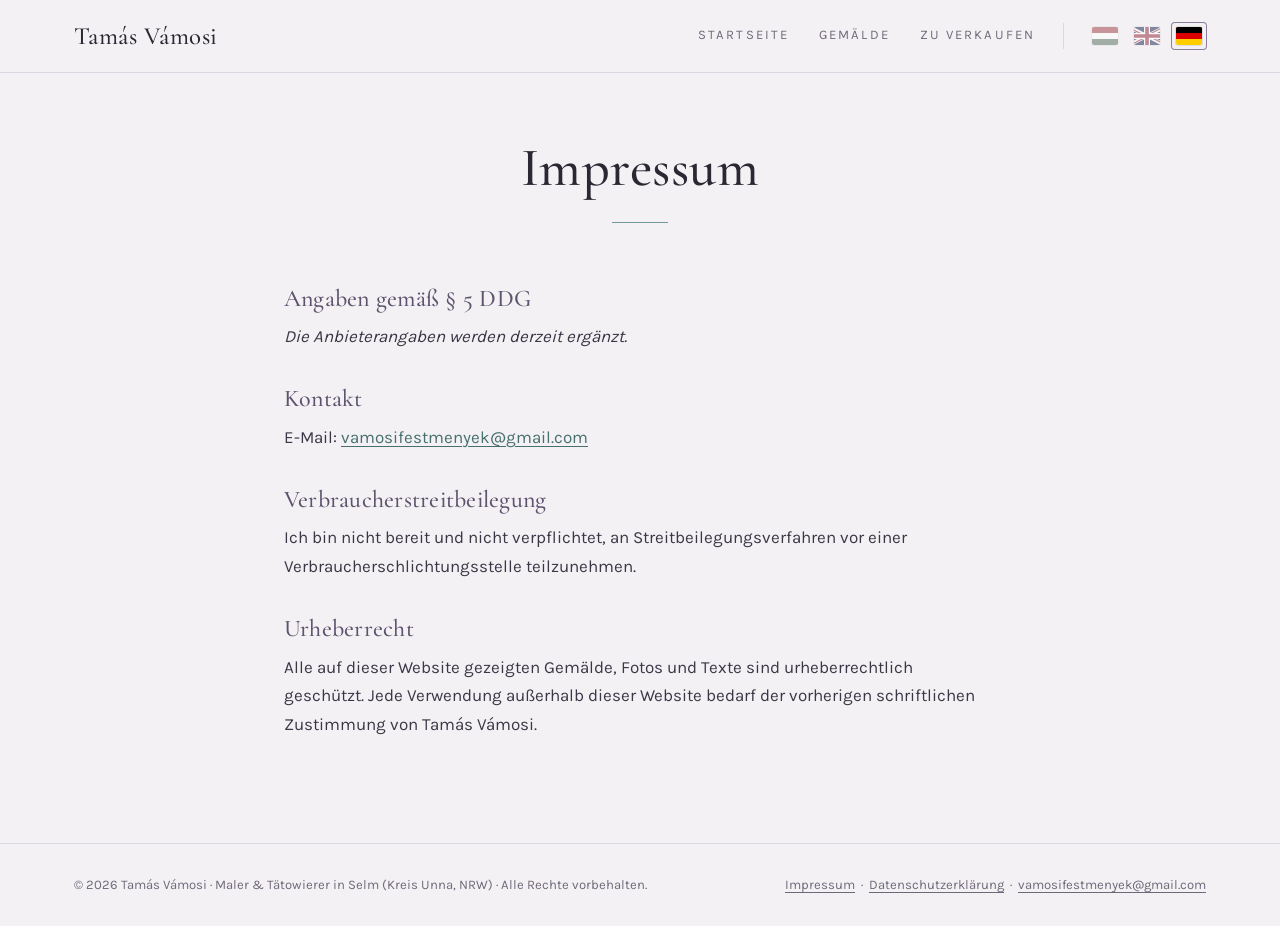
<file: de/impressum.html>
<!DOCTYPE html>
<html lang="de">
<head>
<meta charset="utf-8">
<meta name="viewport" content="width=device-width, initial-scale=1">
<title>Impressum – Tamás Vámosi</title>
<meta name="description" content="Impressum – Tamás Vámosi">
<meta name="robots" content="noindex, nofollow">
<link rel="canonical" href="https://vamosiart.hu/de/impressum.html">
<link rel="alternate" hreflang="hu" href="https://vamosiart.hu/impresszum.html">
<link rel="alternate" hreflang="en" href="https://vamosiart.hu/en/imprint.html">
<link rel="alternate" hreflang="de" href="https://vamosiart.hu/de/impressum.html">
<link rel="alternate" hreflang="x-default" href="https://vamosiart.hu/impresszum.html">
<meta name="author" content="Tamás Vámosi">
<meta name="geo.region" content="DE-NW">
<meta name="geo.placename" content="Selm">
<meta name="geo.position" content="51.683;7.483">
<meta name="ICBM" content="51.683, 7.483">
<meta property="og:type" content="website">
<meta property="og:site_name" content="Vámosi Tamás">
<meta property="og:title" content="Impressum – Tamás Vámosi">
<meta property="og:description" content="Impressum – Tamás Vámosi">
<meta property="og:url" content="https://vamosiart.hu/de/impressum.html">
<meta property="og:image" content="https://vamosiart.hu/assets/img/fokep.jpg">
<meta property="og:image:alt" content="Ein Gemälde von Tamás Vámosi, Maler in Selm">
<meta property="og:locale" content="de_DE">
<meta property="og:locale:alternate" content="hu_HU">
<meta property="og:locale:alternate" content="en_GB">
<meta name="twitter:card" content="summary_large_image">
<meta name="theme-color" content="#f3f1f4">
<link rel="icon" href="../assets/img/favicon.svg" type="image/svg+xml">
<link rel="preload" href="../assets/fonts/cormorant-garamond-latin-500-normal.woff2" as="font" type="font/woff2" crossorigin>
<link rel="stylesheet" href="../assets/css/style.css?v=3">

</head>
<body data-page="imprint" data-root="../">
<a class="sr-only" href="#main">Zum Inhalt springen</a>
<header class="site-header">
  <div class="wrap">
    <a class="brand" href="index.html">Tamás Vámosi</a>
    <nav class="nav" id="nav" aria-label="Menü">
      <a href="index.html">Startseite</a>
      <a href="gemaelde.html">Gemälde</a>
      <a href="zu-verkaufen.html">Zu verkaufen</a>
    </nav>
    <div class="langs" role="group" aria-label="Sprache wählen">
      <a href="../impresszum.html" hreflang="hu" lang="hu" title="Magyar"><img src="../assets/img/flags/hu.svg" alt="Magyar" width="26" height="18"></a>
      <a href="../en/imprint.html" hreflang="en" lang="en" title="English"><img src="../assets/img/flags/en.svg" alt="English" width="26" height="18"></a>
      <a href="../de/impressum.html" hreflang="de" lang="de" title="Deutsch" aria-current="true"><img src="../assets/img/flags/de.svg" alt="Deutsch" width="26" height="18"></a>
    </div>
    <button class="menu-toggle" type="button" aria-controls="nav" aria-expanded="false" aria-label="Menü"><span></span></button>
  </div>
</header>
<main id="main">
<section class="page-head"><div class="wrap"><h1>Impressum</h1><hr class="rule"></div></section>
<div class="wrap legal">
  
  <h2>Angaben gemäß § 5 DDG</h2>
  <div class="js-imp" data-kind="address"><p class="imp-missing">Die Anbieterangaben werden derzeit ergänzt.</p></div>
  <h2>Kontakt</h2>
  <div class="js-imp" data-kind="contact"><p>E-Mail: <a href="mailto:vamosifestmenyek@gmail.com">vamosifestmenyek@gmail.com</a></p></div>
  <div class="js-imp" data-kind="vat"></div>
  <div class="js-imp" data-kind="extra"></div>
  <h2>Verbraucherstreitbeilegung</h2><p>Ich bin nicht bereit und nicht verpflichtet, an Streitbeilegungsverfahren vor einer Verbraucherschlichtungsstelle teilzunehmen.</p>
  <h2>Urheberrecht</h2><p>Alle auf dieser Website gezeigten Gemälde, Fotos und Texte sind urheberrechtlich geschützt. Jede Verwendung außerhalb dieser Website bedarf der vorherigen schriftlichen Zustimmung von Tamás Vámosi.</p>
</div>
</main>
<footer class="site-footer">
  <div class="wrap">
    <span>© <span class="js-year">2026</span> Tamás Vámosi · Maler &amp; Tätowierer in Selm (Kreis Unna, NRW) · Alle Rechte vorbehalten.</span>
    <span class="legal-links"><a href="impressum.html">Impressum</a> · <a href="datenschutz.html">Datenschutzerklärung</a> · <a class="js-mail" href="mailto:vamosifestmenyek@gmail.com">vamosifestmenyek@gmail.com</a></span>
  </div>
</footer>

<div class="lb" id="lightbox" role="dialog" aria-modal="true" aria-label="Gemälde" hidden>
  <div class="lb-stage">
    <span class="lb-count"></span>
    <img alt="">
    <button class="lb-close" type="button"><svg viewBox="0 0 24 24" fill="none" stroke="currentColor" stroke-width="1.5"><path d="M6 6l12 12M18 6L6 18"/></svg></button>
    <button class="lb-prev" type="button"><svg viewBox="0 0 24 24" fill="none" stroke="currentColor" stroke-width="1.5"><path d="M15 5l-7 7 7 7"/></svg></button>
    <button class="lb-next" type="button"><svg viewBox="0 0 24 24" fill="none" stroke="currentColor" stroke-width="1.5"><path d="M9 5l7 7-7 7"/></svg></button>
  </div>
  <div class="lb-cap"></div>
</div>

<script src="../assets/js/app.js?v=3"></script>
</body>
</html>
</file>
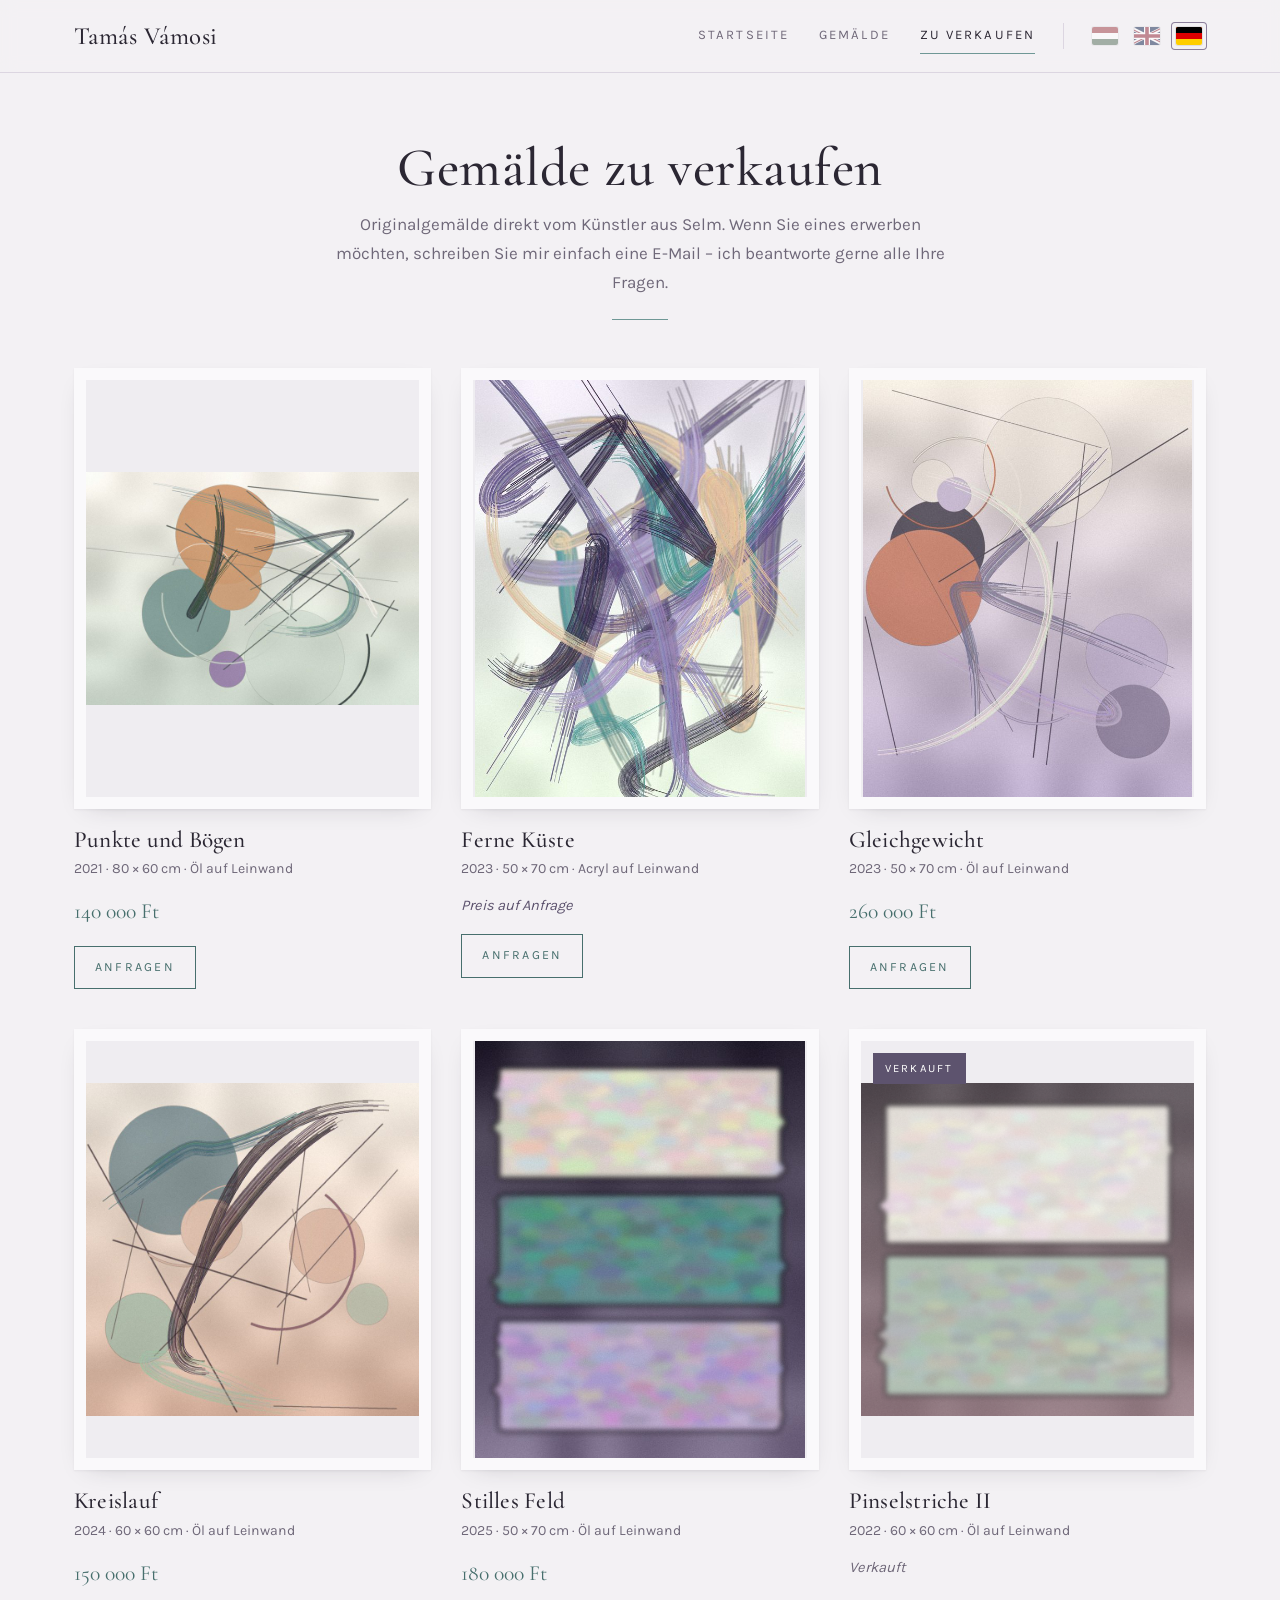
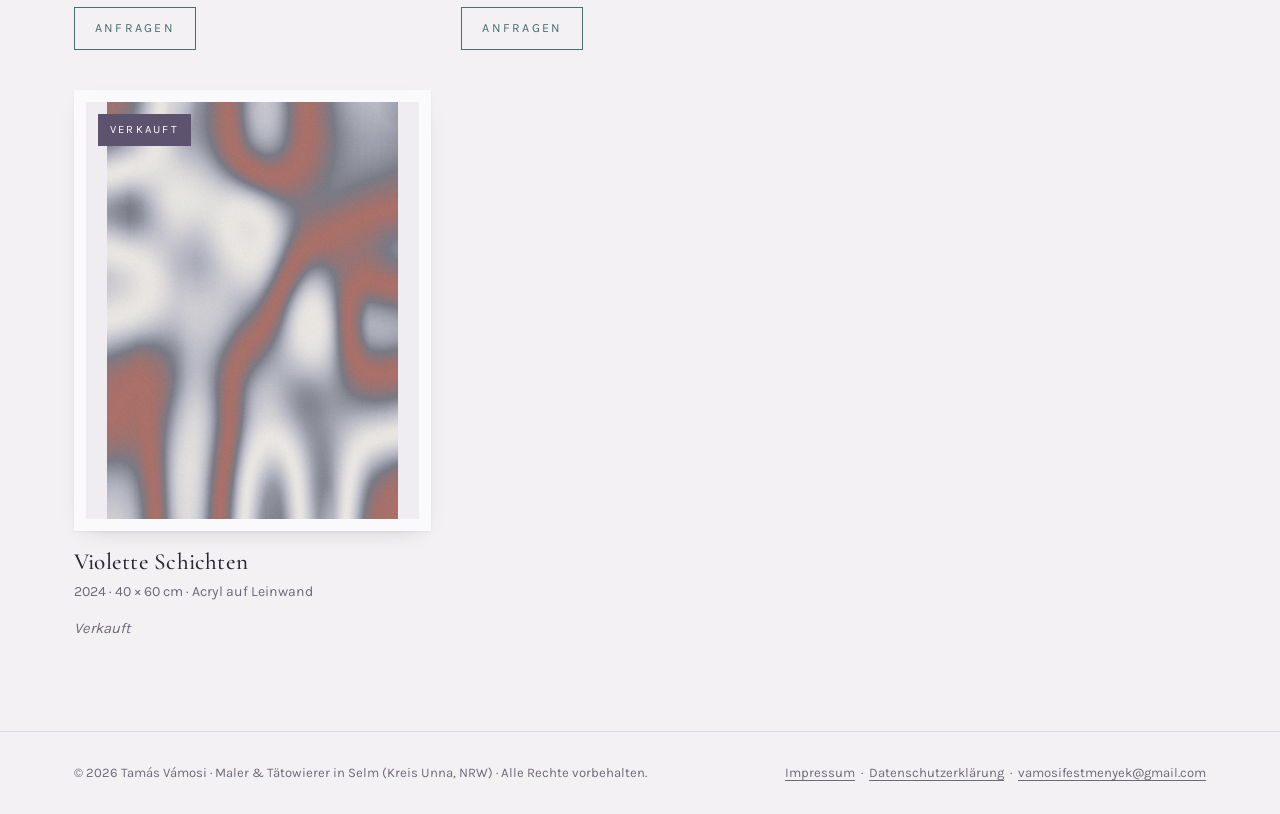
<file: de/zu-verkaufen.html>
<!DOCTYPE html>
<html lang="de">
<head>
<meta charset="utf-8">
<meta name="viewport" content="width=device-width, initial-scale=1">
<title>Gemälde kaufen in Selm – Originale von Tamás Vámosi</title>
<meta name="description" content="Originalgemälde von Tamás Vámosi aus Selm zu verkaufen – für Kunstliebhaber in Selm, Lünen, Werne, Olfen und Umgebung. Anfragen per E-Mail.">
<meta name="robots" content="noindex, nofollow">
<link rel="canonical" href="https://vamosiart.hu/de/zu-verkaufen.html">
<link rel="alternate" hreflang="hu" href="https://vamosiart.hu/elado.html">
<link rel="alternate" hreflang="en" href="https://vamosiart.hu/en/for-sale.html">
<link rel="alternate" hreflang="de" href="https://vamosiart.hu/de/zu-verkaufen.html">
<link rel="alternate" hreflang="x-default" href="https://vamosiart.hu/elado.html">
<meta name="author" content="Tamás Vámosi">
<meta name="geo.region" content="DE-NW">
<meta name="geo.placename" content="Selm">
<meta name="geo.position" content="51.683;7.483">
<meta name="ICBM" content="51.683, 7.483">
<meta property="og:type" content="website">
<meta property="og:site_name" content="Vámosi Tamás">
<meta property="og:title" content="Gemälde kaufen in Selm – Originale von Tamás Vámosi">
<meta property="og:description" content="Originalgemälde von Tamás Vámosi aus Selm zu verkaufen – für Kunstliebhaber in Selm, Lünen, Werne, Olfen und Umgebung. Anfragen per E-Mail.">
<meta property="og:url" content="https://vamosiart.hu/de/zu-verkaufen.html">
<meta property="og:image" content="https://vamosiart.hu/assets/img/fokep.jpg">
<meta property="og:image:alt" content="Ein Gemälde von Tamás Vámosi, Maler in Selm">
<meta property="og:locale" content="de_DE">
<meta property="og:locale:alternate" content="hu_HU">
<meta property="og:locale:alternate" content="en_GB">
<meta name="twitter:card" content="summary_large_image">
<meta name="theme-color" content="#f3f1f4">
<link rel="icon" href="../assets/img/favicon.svg" type="image/svg+xml">
<link rel="preload" href="../assets/fonts/cormorant-garamond-latin-500-normal.woff2" as="font" type="font/woff2" crossorigin>
<link rel="stylesheet" href="../assets/css/style.css?v=3">
<script type="application/ld+json">
{
 "@context": "https://schema.org",
 "@graph": [
  {
   "@type": "Person",
   "@id": "https://vamosiart.hu/#person",
   "name": "Tamás Vámosi",
   "alternateName": "Vámosi Tamás",
   "jobTitle": "Maler, Tätowierer",
   "url": "https://vamosiart.hu/de/",
   "image": "https://vamosiart.hu/assets/img/fokep.jpg",
   "email": "mailto:vamosifestmenyek@gmail.com",
   "sameAs": [
    "https://www.instagram.com/MatyasTamasVamosi/"
   ],
   "address": {
    "@type": "PostalAddress",
    "addressLocality": "Selm",
    "postalCode": "59379",
    "addressRegion": "Nordrhein-Westfalen",
    "addressCountry": "DE"
   },
   "areaServed": [
    {
     "@type": "City",
     "name": "Selm"
    },
    {
     "@type": "City",
     "name": "Bork"
    },
    {
     "@type": "City",
     "name": "Cappenberg"
    },
    {
     "@type": "City",
     "name": "Lünen"
    },
    {
     "@type": "City",
     "name": "Werne"
    },
    {
     "@type": "City",
     "name": "Olfen"
    },
    {
     "@type": "City",
     "name": "Lüdinghausen"
    },
    {
     "@type": "City",
     "name": "Nordkirchen"
    },
    {
     "@type": "City",
     "name": "Datteln"
    },
    {
     "@type": "City",
     "name": "Waltrop"
    }
   ]
  },
  {
   "@type": "WebPage",
   "@id": "https://vamosiart.hu/de/zu-verkaufen.html",
   "url": "https://vamosiart.hu/de/zu-verkaufen.html",
   "name": "Gemälde kaufen in Selm – Originale von Tamás Vámosi",
   "description": "Originalgemälde von Tamás Vámosi aus Selm zu verkaufen – für Kunstliebhaber in Selm, Lünen, Werne, Olfen und Umgebung. Anfragen per E-Mail.",
   "inLanguage": "de",
   "about": {
    "@id": "https://vamosiart.hu/#person"
   },
   "isPartOf": {
    "@type": "WebSite",
    "@id": "https://vamosiart.hu/#website",
    "url": "https://vamosiart.hu/",
    "name": "Vámosi Tamás"
   }
  }
 ]
}
</script>
</head>
<body data-page="sale" data-root="../">
<a class="sr-only" href="#main">Zum Inhalt springen</a>
<header class="site-header">
  <div class="wrap">
    <a class="brand" href="index.html">Tamás Vámosi</a>
    <nav class="nav" id="nav" aria-label="Menü">
      <a href="index.html">Startseite</a>
      <a href="gemaelde.html">Gemälde</a>
      <a href="zu-verkaufen.html" aria-current="page">Zu verkaufen</a>
    </nav>
    <div class="langs" role="group" aria-label="Sprache wählen">
      <a href="../elado.html" hreflang="hu" lang="hu" title="Magyar"><img src="../assets/img/flags/hu.svg" alt="Magyar" width="26" height="18"></a>
      <a href="../en/for-sale.html" hreflang="en" lang="en" title="English"><img src="../assets/img/flags/en.svg" alt="English" width="26" height="18"></a>
      <a href="../de/zu-verkaufen.html" hreflang="de" lang="de" title="Deutsch" aria-current="true"><img src="../assets/img/flags/de.svg" alt="Deutsch" width="26" height="18"></a>
    </div>
    <button class="menu-toggle" type="button" aria-controls="nav" aria-expanded="false" aria-label="Menü"><span></span></button>
  </div>
</header>
<main id="main">
<section class="page-head">
  <div class="wrap">
    <h1>Gemälde zu verkaufen</h1>
    <p>Originalgemälde direkt vom Künstler aus Selm. Wenn Sie eines erwerben möchten, schreiben Sie mir einfach eine E-Mail – ich beantworte gerne alle Ihre Fragen.</p>
    <hr class="rule">
  </div>
</section>
<div class="wrap"><div class="sale-grid js-sale" aria-live="polite"><noscript><p class="empty">Bitte aktivieren Sie JavaScript, um die Galerie anzuzeigen.</p></noscript></div></div>
</main>
<footer class="site-footer">
  <div class="wrap">
    <span>© <span class="js-year">2026</span> Tamás Vámosi · Maler &amp; Tätowierer in Selm (Kreis Unna, NRW) · Alle Rechte vorbehalten.</span>
    <span class="legal-links"><a href="impressum.html">Impressum</a> · <a href="datenschutz.html">Datenschutzerklärung</a> · <a class="js-mail" href="mailto:vamosifestmenyek@gmail.com">vamosifestmenyek@gmail.com</a></span>
  </div>
</footer>

<div class="lb" id="lightbox" role="dialog" aria-modal="true" aria-label="Gemälde" hidden>
  <div class="lb-stage">
    <span class="lb-count"></span>
    <img alt="">
    <button class="lb-close" type="button"><svg viewBox="0 0 24 24" fill="none" stroke="currentColor" stroke-width="1.5"><path d="M6 6l12 12M18 6L6 18"/></svg></button>
    <button class="lb-prev" type="button"><svg viewBox="0 0 24 24" fill="none" stroke="currentColor" stroke-width="1.5"><path d="M15 5l-7 7 7 7"/></svg></button>
    <button class="lb-next" type="button"><svg viewBox="0 0 24 24" fill="none" stroke="currentColor" stroke-width="1.5"><path d="M9 5l7 7-7 7"/></svg></button>
  </div>
  <div class="lb-cap"></div>
</div>

<script src="../assets/js/app.js?v=3"></script>
</body>
</html>
</file>
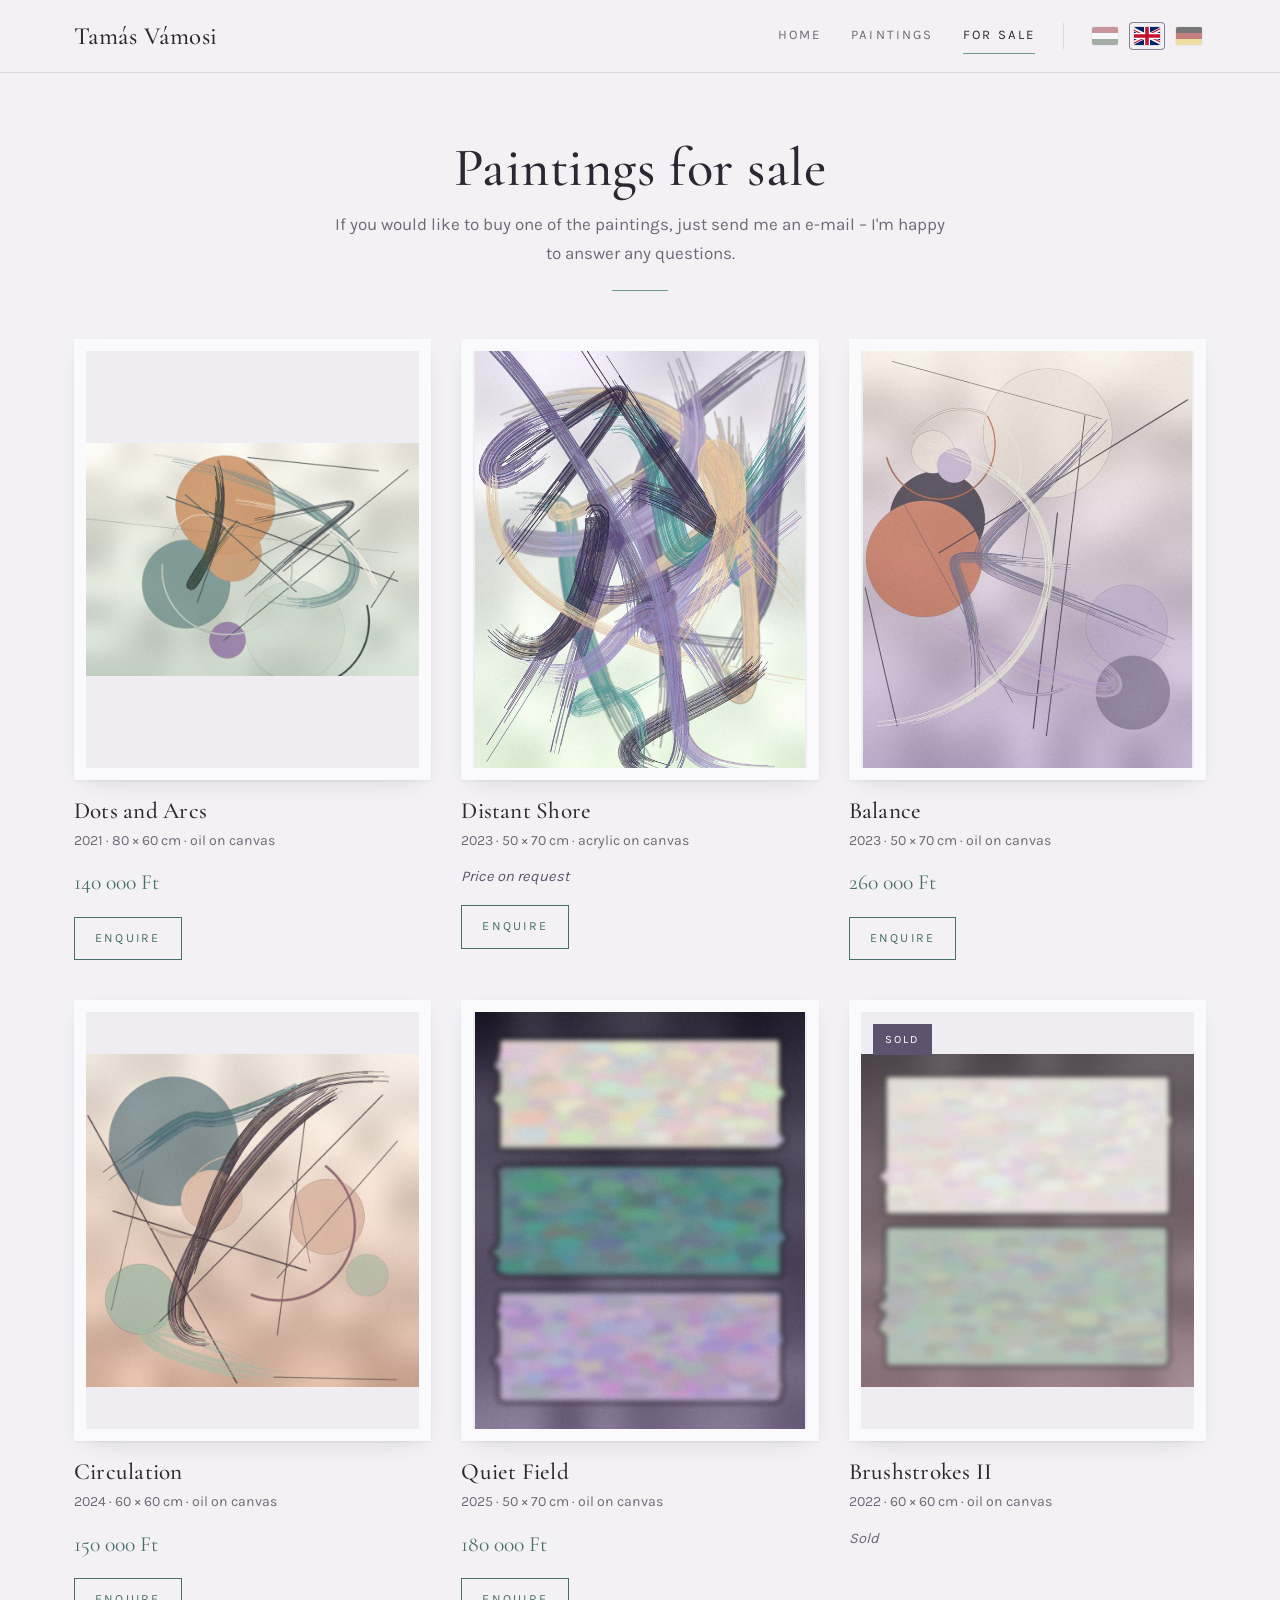
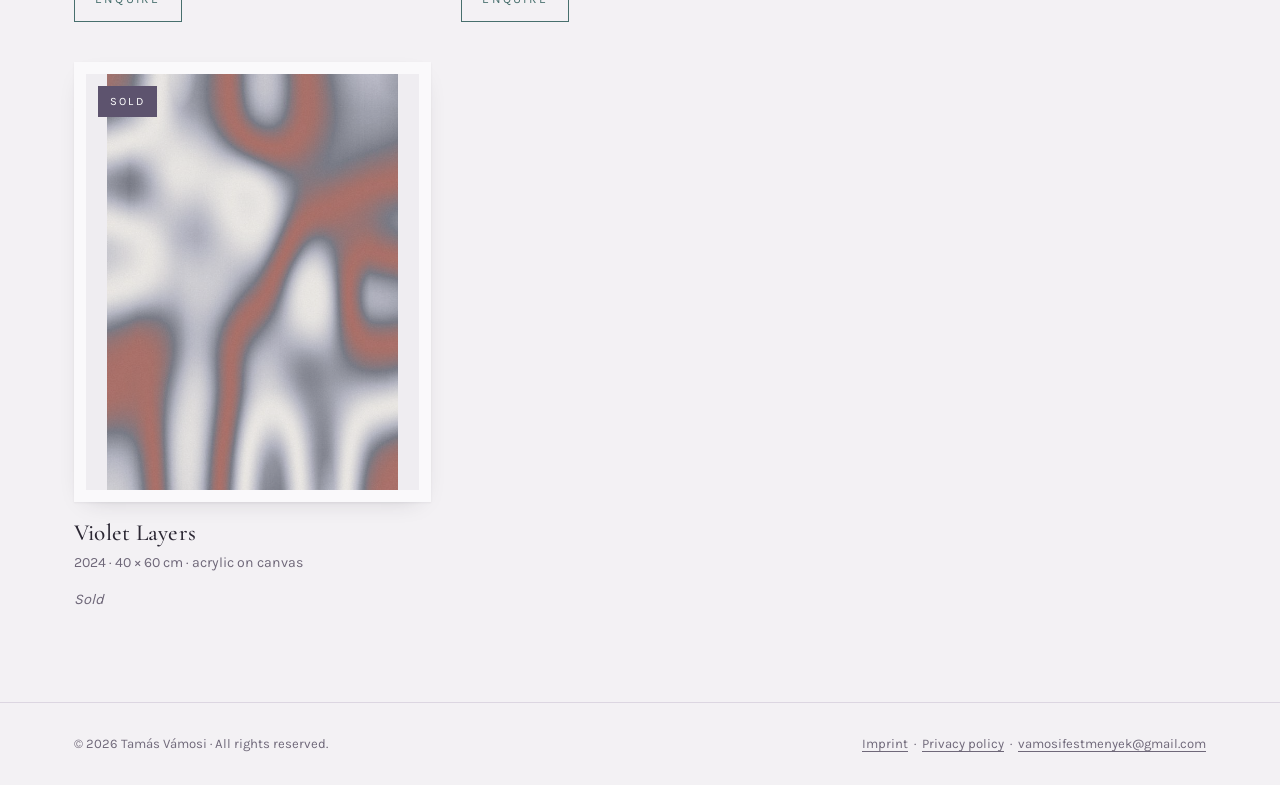
<file: en/for-sale.html>
<!DOCTYPE html>
<html lang="en">
<head>
<meta charset="utf-8">
<meta name="viewport" content="width=device-width, initial-scale=1">
<title>Original Paintings for Sale – Tamás Vámosi</title>
<meta name="description" content="Original paintings by Tamás Vámosi available to buy. Prices and enquiries by e-mail.">
<meta name="robots" content="noindex, nofollow">
<link rel="canonical" href="https://vamosiart.hu/en/for-sale.html">
<link rel="alternate" hreflang="hu" href="https://vamosiart.hu/elado.html">
<link rel="alternate" hreflang="en" href="https://vamosiart.hu/en/for-sale.html">
<link rel="alternate" hreflang="de" href="https://vamosiart.hu/de/zu-verkaufen.html">
<link rel="alternate" hreflang="x-default" href="https://vamosiart.hu/elado.html">
<meta name="author" content="Tamás Vámosi">
<meta property="og:type" content="website">
<meta property="og:site_name" content="Vámosi Tamás">
<meta property="og:title" content="Original Paintings for Sale – Tamás Vámosi">
<meta property="og:description" content="Original paintings by Tamás Vámosi available to buy. Prices and enquiries by e-mail.">
<meta property="og:url" content="https://vamosiart.hu/en/for-sale.html">
<meta property="og:image" content="https://vamosiart.hu/assets/img/fokep.jpg">
<meta property="og:image:alt" content="A painting by Tamás Vámosi">
<meta property="og:locale" content="en_GB">
<meta property="og:locale:alternate" content="hu_HU">
<meta property="og:locale:alternate" content="de_DE">
<meta name="twitter:card" content="summary_large_image">
<meta name="theme-color" content="#f3f1f4">
<link rel="icon" href="../assets/img/favicon.svg" type="image/svg+xml">
<link rel="preload" href="../assets/fonts/cormorant-garamond-latin-500-normal.woff2" as="font" type="font/woff2" crossorigin>
<link rel="stylesheet" href="../assets/css/style.css?v=3">
<script type="application/ld+json">
{
 "@context": "https://schema.org",
 "@graph": [
  {
   "@type": "Person",
   "@id": "https://vamosiart.hu/#person",
   "name": "Tamás Vámosi",
   "alternateName": "Vámosi Tamás",
   "jobTitle": "Painter, Tattoo artist",
   "url": "https://vamosiart.hu/en/",
   "image": "https://vamosiart.hu/assets/img/fokep.jpg",
   "email": "mailto:vamosifestmenyek@gmail.com",
   "sameAs": [
    "https://www.instagram.com/MatyasTamasVamosi/"
   ]
  },
  {
   "@type": "WebPage",
   "@id": "https://vamosiart.hu/en/for-sale.html",
   "url": "https://vamosiart.hu/en/for-sale.html",
   "name": "Original Paintings for Sale – Tamás Vámosi",
   "description": "Original paintings by Tamás Vámosi available to buy. Prices and enquiries by e-mail.",
   "inLanguage": "en",
   "about": {
    "@id": "https://vamosiart.hu/#person"
   },
   "isPartOf": {
    "@type": "WebSite",
    "@id": "https://vamosiart.hu/#website",
    "url": "https://vamosiart.hu/",
    "name": "Vámosi Tamás"
   }
  }
 ]
}
</script>
</head>
<body data-page="sale" data-root="../">
<a class="sr-only" href="#main">Skip to content</a>
<header class="site-header">
  <div class="wrap">
    <a class="brand" href="index.html">Tamás Vámosi</a>
    <nav class="nav" id="nav" aria-label="Menu">
      <a href="index.html">Home</a>
      <a href="paintings.html">Paintings</a>
      <a href="for-sale.html" aria-current="page">For sale</a>
    </nav>
    <div class="langs" role="group" aria-label="Choose language">
      <a href="../elado.html" hreflang="hu" lang="hu" title="Magyar"><img src="../assets/img/flags/hu.svg" alt="Magyar" width="26" height="18"></a>
      <a href="../en/for-sale.html" hreflang="en" lang="en" title="English" aria-current="true"><img src="../assets/img/flags/en.svg" alt="English" width="26" height="18"></a>
      <a href="../de/zu-verkaufen.html" hreflang="de" lang="de" title="Deutsch"><img src="../assets/img/flags/de.svg" alt="Deutsch" width="26" height="18"></a>
    </div>
    <button class="menu-toggle" type="button" aria-controls="nav" aria-expanded="false" aria-label="Menu"><span></span></button>
  </div>
</header>
<main id="main">
<section class="page-head">
  <div class="wrap">
    <h1>Paintings for sale</h1>
    <p>If you would like to buy one of the paintings, just send me an e-mail – I&#x27;m happy to answer any questions.</p>
    <hr class="rule">
  </div>
</section>
<div class="wrap"><div class="sale-grid js-sale" aria-live="polite"><noscript><p class="empty">Please enable JavaScript to view the gallery.</p></noscript></div></div>
</main>
<footer class="site-footer">
  <div class="wrap">
    <span>© <span class="js-year">2026</span> Tamás Vámosi · All rights reserved.</span>
    <span class="legal-links"><a href="imprint.html">Imprint</a> · <a href="privacy.html">Privacy policy</a> · <a class="js-mail" href="mailto:vamosifestmenyek@gmail.com">vamosifestmenyek@gmail.com</a></span>
  </div>
</footer>

<div class="lb" id="lightbox" role="dialog" aria-modal="true" aria-label="Paintings" hidden>
  <div class="lb-stage">
    <span class="lb-count"></span>
    <img alt="">
    <button class="lb-close" type="button"><svg viewBox="0 0 24 24" fill="none" stroke="currentColor" stroke-width="1.5"><path d="M6 6l12 12M18 6L6 18"/></svg></button>
    <button class="lb-prev" type="button"><svg viewBox="0 0 24 24" fill="none" stroke="currentColor" stroke-width="1.5"><path d="M15 5l-7 7 7 7"/></svg></button>
    <button class="lb-next" type="button"><svg viewBox="0 0 24 24" fill="none" stroke="currentColor" stroke-width="1.5"><path d="M9 5l7 7-7 7"/></svg></button>
  </div>
  <div class="lb-cap"></div>
</div>

<script src="../assets/js/app.js?v=3"></script>
</body>
</html>
</file>
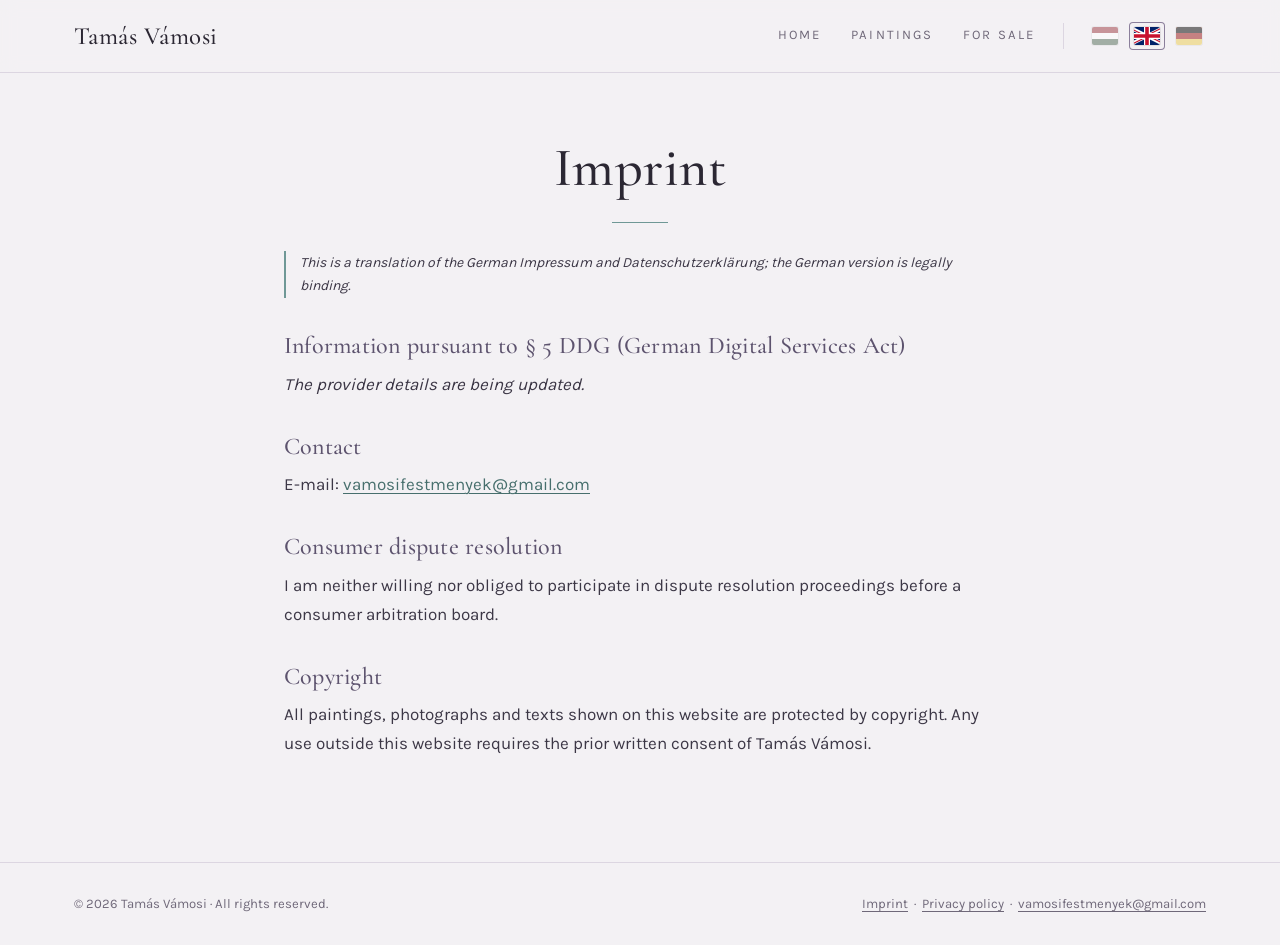
<file: en/imprint.html>
<!DOCTYPE html>
<html lang="en">
<head>
<meta charset="utf-8">
<meta name="viewport" content="width=device-width, initial-scale=1">
<title>Imprint – Tamás Vámosi</title>
<meta name="description" content="Imprint – Tamás Vámosi">
<meta name="robots" content="noindex, nofollow">
<link rel="canonical" href="https://vamosiart.hu/en/imprint.html">
<link rel="alternate" hreflang="hu" href="https://vamosiart.hu/impresszum.html">
<link rel="alternate" hreflang="en" href="https://vamosiart.hu/en/imprint.html">
<link rel="alternate" hreflang="de" href="https://vamosiart.hu/de/impressum.html">
<link rel="alternate" hreflang="x-default" href="https://vamosiart.hu/impresszum.html">
<meta name="author" content="Tamás Vámosi">
<meta property="og:type" content="website">
<meta property="og:site_name" content="Vámosi Tamás">
<meta property="og:title" content="Imprint – Tamás Vámosi">
<meta property="og:description" content="Imprint – Tamás Vámosi">
<meta property="og:url" content="https://vamosiart.hu/en/imprint.html">
<meta property="og:image" content="https://vamosiart.hu/assets/img/fokep.jpg">
<meta property="og:image:alt" content="A painting by Tamás Vámosi">
<meta property="og:locale" content="en_GB">
<meta property="og:locale:alternate" content="hu_HU">
<meta property="og:locale:alternate" content="de_DE">
<meta name="twitter:card" content="summary_large_image">
<meta name="theme-color" content="#f3f1f4">
<link rel="icon" href="../assets/img/favicon.svg" type="image/svg+xml">
<link rel="preload" href="../assets/fonts/cormorant-garamond-latin-500-normal.woff2" as="font" type="font/woff2" crossorigin>
<link rel="stylesheet" href="../assets/css/style.css?v=3">

</head>
<body data-page="imprint" data-root="../">
<a class="sr-only" href="#main">Skip to content</a>
<header class="site-header">
  <div class="wrap">
    <a class="brand" href="index.html">Tamás Vámosi</a>
    <nav class="nav" id="nav" aria-label="Menu">
      <a href="index.html">Home</a>
      <a href="paintings.html">Paintings</a>
      <a href="for-sale.html">For sale</a>
    </nav>
    <div class="langs" role="group" aria-label="Choose language">
      <a href="../impresszum.html" hreflang="hu" lang="hu" title="Magyar"><img src="../assets/img/flags/hu.svg" alt="Magyar" width="26" height="18"></a>
      <a href="../en/imprint.html" hreflang="en" lang="en" title="English" aria-current="true"><img src="../assets/img/flags/en.svg" alt="English" width="26" height="18"></a>
      <a href="../de/impressum.html" hreflang="de" lang="de" title="Deutsch"><img src="../assets/img/flags/de.svg" alt="Deutsch" width="26" height="18"></a>
    </div>
    <button class="menu-toggle" type="button" aria-controls="nav" aria-expanded="false" aria-label="Menu"><span></span></button>
  </div>
</header>
<main id="main">
<section class="page-head"><div class="wrap"><h1>Imprint</h1><hr class="rule"></div></section>
<div class="wrap legal">
  <p class="legal-note">This is a translation of the German Impressum and Datenschutzerklärung; the German version is legally binding.</p>
  <h2>Information pursuant to § 5 DDG (German Digital Services Act)</h2>
  <div class="js-imp" data-kind="address"><p class="imp-missing">The provider details are being updated.</p></div>
  <h2>Contact</h2>
  <div class="js-imp" data-kind="contact"><p>E-mail: <a href="mailto:vamosifestmenyek@gmail.com">vamosifestmenyek@gmail.com</a></p></div>
  <div class="js-imp" data-kind="vat"></div>
  <div class="js-imp" data-kind="extra"></div>
  <h2>Consumer dispute resolution</h2><p>I am neither willing nor obliged to participate in dispute resolution proceedings before a consumer arbitration board.</p>
  <h2>Copyright</h2><p>All paintings, photographs and texts shown on this website are protected by copyright. Any use outside this website requires the prior written consent of Tamás Vámosi.</p>
</div>
</main>
<footer class="site-footer">
  <div class="wrap">
    <span>© <span class="js-year">2026</span> Tamás Vámosi · All rights reserved.</span>
    <span class="legal-links"><a href="imprint.html">Imprint</a> · <a href="privacy.html">Privacy policy</a> · <a class="js-mail" href="mailto:vamosifestmenyek@gmail.com">vamosifestmenyek@gmail.com</a></span>
  </div>
</footer>

<div class="lb" id="lightbox" role="dialog" aria-modal="true" aria-label="Paintings" hidden>
  <div class="lb-stage">
    <span class="lb-count"></span>
    <img alt="">
    <button class="lb-close" type="button"><svg viewBox="0 0 24 24" fill="none" stroke="currentColor" stroke-width="1.5"><path d="M6 6l12 12M18 6L6 18"/></svg></button>
    <button class="lb-prev" type="button"><svg viewBox="0 0 24 24" fill="none" stroke="currentColor" stroke-width="1.5"><path d="M15 5l-7 7 7 7"/></svg></button>
    <button class="lb-next" type="button"><svg viewBox="0 0 24 24" fill="none" stroke="currentColor" stroke-width="1.5"><path d="M9 5l7 7-7 7"/></svg></button>
  </div>
  <div class="lb-cap"></div>
</div>

<script src="../assets/js/app.js?v=3"></script>
</body>
</html>
</file>
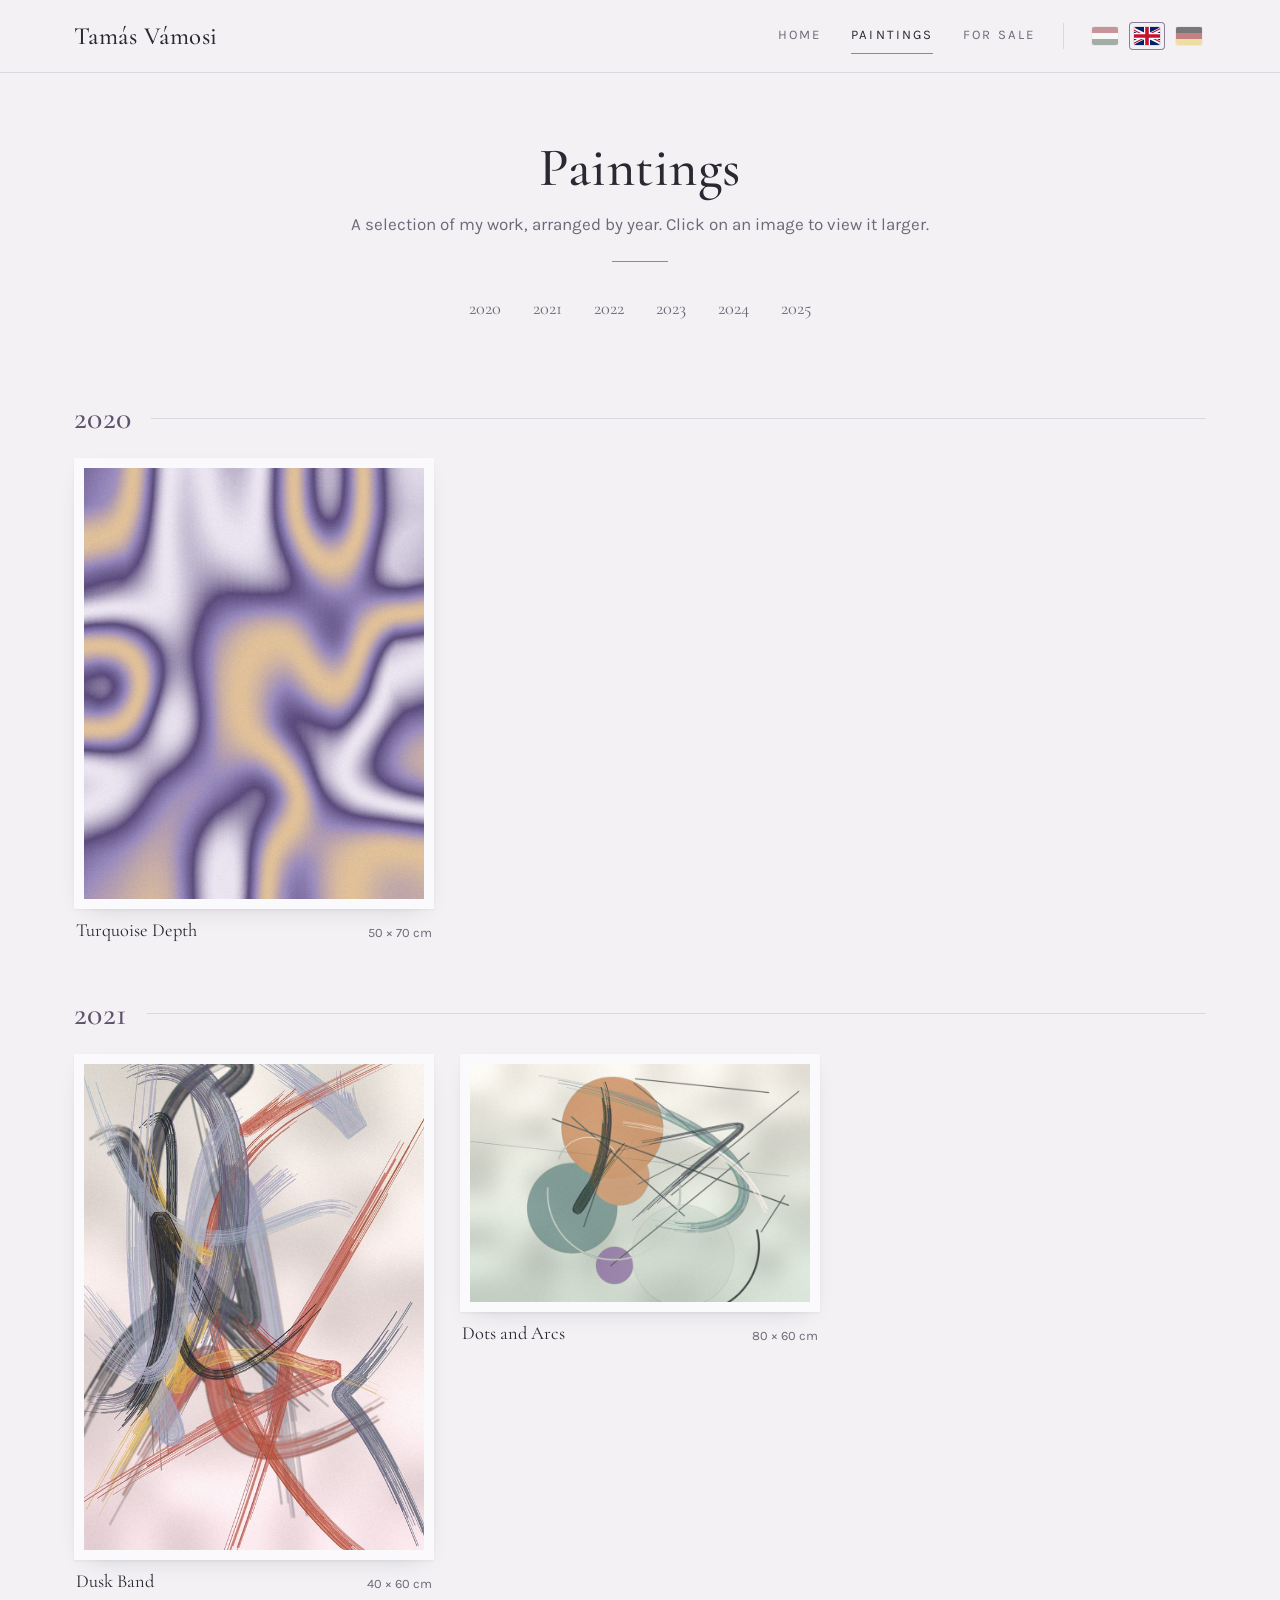
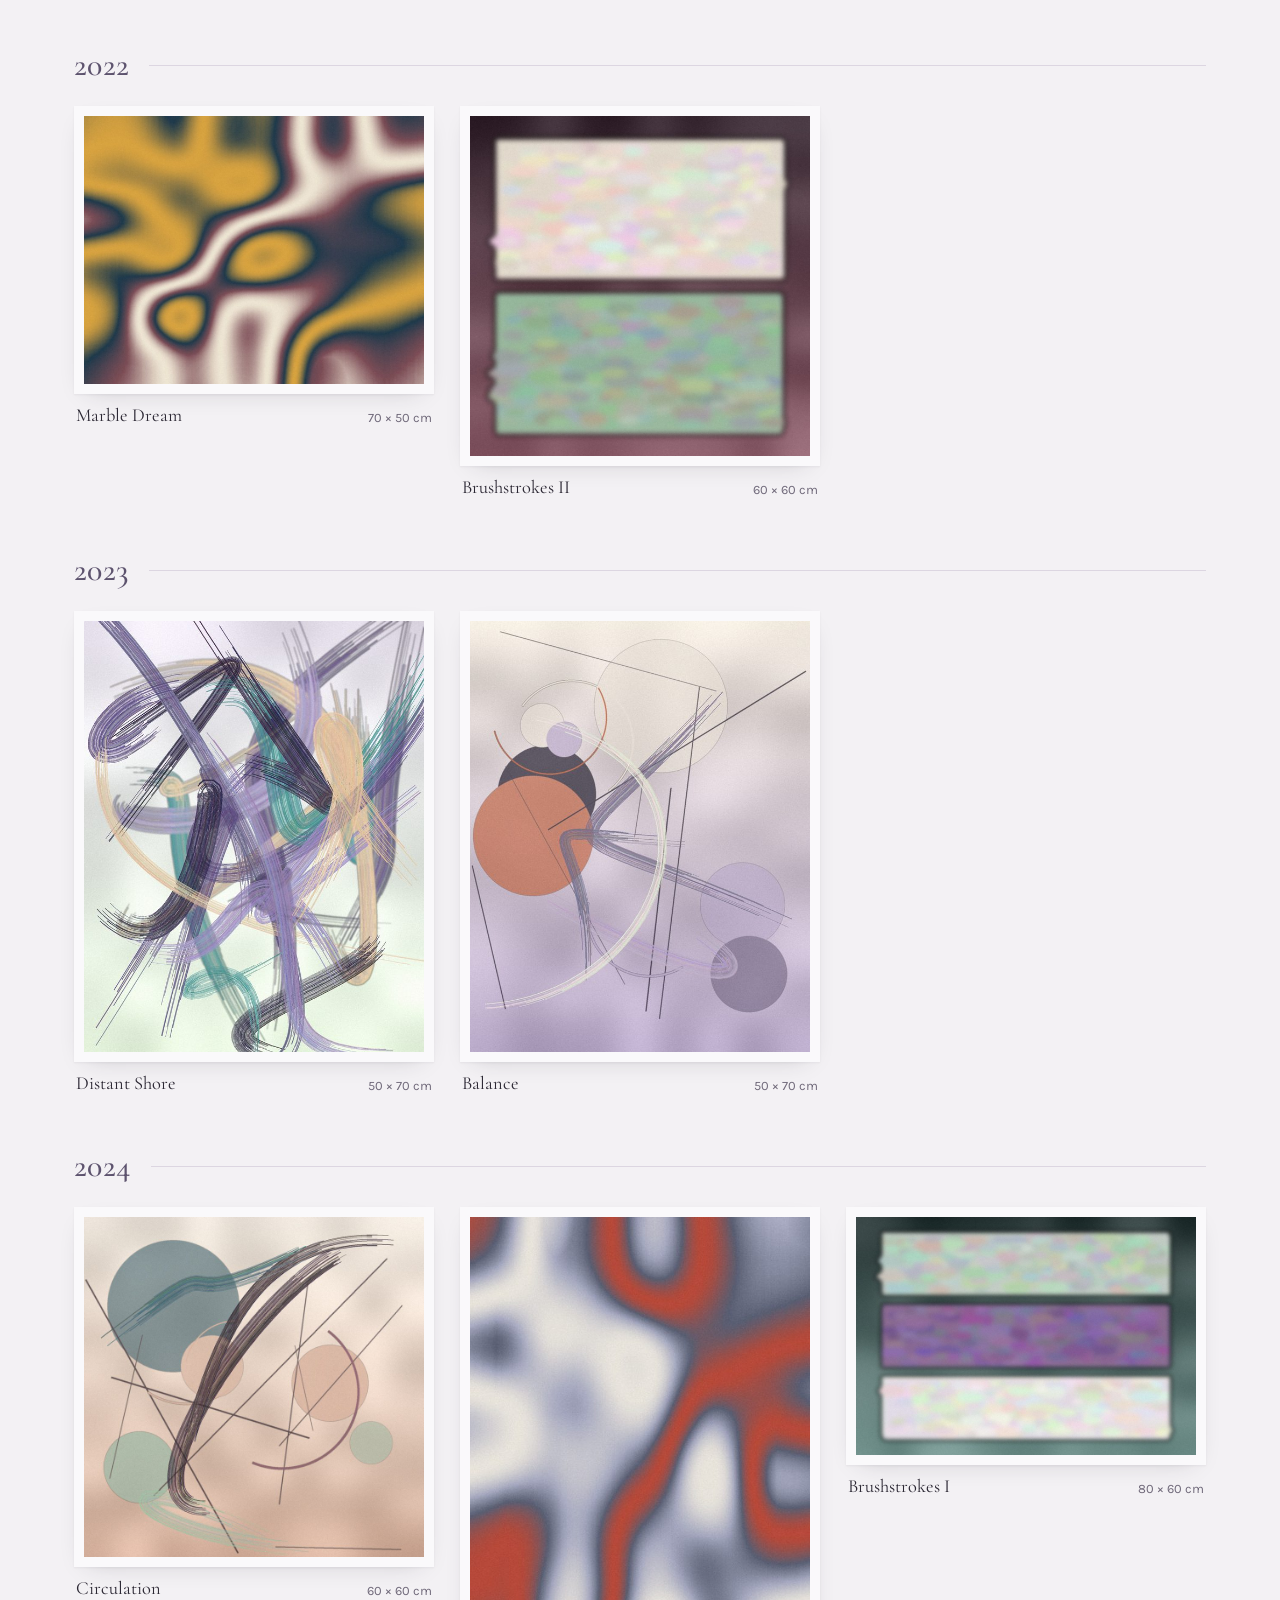
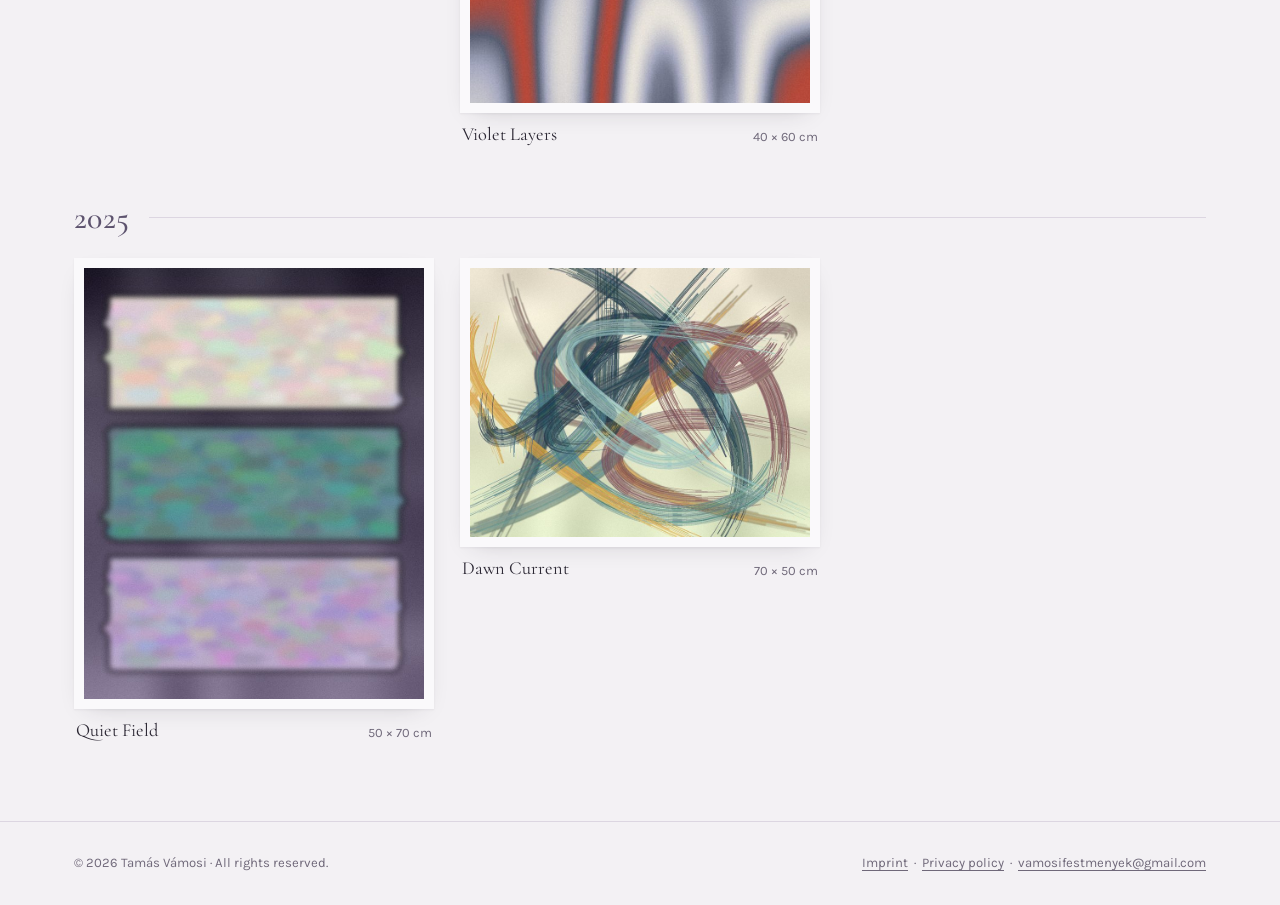
<file: en/paintings.html>
<!DOCTYPE html>
<html lang="en">
<head>
<meta charset="utf-8">
<meta name="viewport" content="width=device-width, initial-scale=1">
<title>Paintings – Tamás Vámosi</title>
<meta name="description" content="Gallery of paintings by Tamás Vámosi, arranged by year. Click on any image to view it larger.">
<meta name="robots" content="noindex, nofollow">
<link rel="canonical" href="https://vamosiart.hu/en/paintings.html">
<link rel="alternate" hreflang="hu" href="https://vamosiart.hu/festmenyek.html">
<link rel="alternate" hreflang="en" href="https://vamosiart.hu/en/paintings.html">
<link rel="alternate" hreflang="de" href="https://vamosiart.hu/de/gemaelde.html">
<link rel="alternate" hreflang="x-default" href="https://vamosiart.hu/festmenyek.html">
<meta name="author" content="Tamás Vámosi">
<meta property="og:type" content="website">
<meta property="og:site_name" content="Vámosi Tamás">
<meta property="og:title" content="Paintings – Tamás Vámosi">
<meta property="og:description" content="Gallery of paintings by Tamás Vámosi, arranged by year. Click on any image to view it larger.">
<meta property="og:url" content="https://vamosiart.hu/en/paintings.html">
<meta property="og:image" content="https://vamosiart.hu/assets/img/fokep.jpg">
<meta property="og:image:alt" content="A painting by Tamás Vámosi">
<meta property="og:locale" content="en_GB">
<meta property="og:locale:alternate" content="hu_HU">
<meta property="og:locale:alternate" content="de_DE">
<meta name="twitter:card" content="summary_large_image">
<meta name="theme-color" content="#f3f1f4">
<link rel="icon" href="../assets/img/favicon.svg" type="image/svg+xml">
<link rel="preload" href="../assets/fonts/cormorant-garamond-latin-500-normal.woff2" as="font" type="font/woff2" crossorigin>
<link rel="stylesheet" href="../assets/css/style.css?v=3">
<script type="application/ld+json">
{
 "@context": "https://schema.org",
 "@graph": [
  {
   "@type": "Person",
   "@id": "https://vamosiart.hu/#person",
   "name": "Tamás Vámosi",
   "alternateName": "Vámosi Tamás",
   "jobTitle": "Painter, Tattoo artist",
   "url": "https://vamosiart.hu/en/",
   "image": "https://vamosiart.hu/assets/img/fokep.jpg",
   "email": "mailto:vamosifestmenyek@gmail.com",
   "sameAs": [
    "https://www.instagram.com/MatyasTamasVamosi/"
   ]
  },
  {
   "@type": "WebPage",
   "@id": "https://vamosiart.hu/en/paintings.html",
   "url": "https://vamosiart.hu/en/paintings.html",
   "name": "Paintings – Tamás Vámosi",
   "description": "Gallery of paintings by Tamás Vámosi, arranged by year. Click on any image to view it larger.",
   "inLanguage": "en",
   "about": {
    "@id": "https://vamosiart.hu/#person"
   },
   "isPartOf": {
    "@type": "WebSite",
    "@id": "https://vamosiart.hu/#website",
    "url": "https://vamosiart.hu/",
    "name": "Vámosi Tamás"
   }
  }
 ]
}
</script>
</head>
<body data-page="paintings" data-root="../">
<a class="sr-only" href="#main">Skip to content</a>
<header class="site-header">
  <div class="wrap">
    <a class="brand" href="index.html">Tamás Vámosi</a>
    <nav class="nav" id="nav" aria-label="Menu">
      <a href="index.html">Home</a>
      <a href="paintings.html" aria-current="page">Paintings</a>
      <a href="for-sale.html">For sale</a>
    </nav>
    <div class="langs" role="group" aria-label="Choose language">
      <a href="../festmenyek.html" hreflang="hu" lang="hu" title="Magyar"><img src="../assets/img/flags/hu.svg" alt="Magyar" width="26" height="18"></a>
      <a href="../en/paintings.html" hreflang="en" lang="en" title="English" aria-current="true"><img src="../assets/img/flags/en.svg" alt="English" width="26" height="18"></a>
      <a href="../de/gemaelde.html" hreflang="de" lang="de" title="Deutsch"><img src="../assets/img/flags/de.svg" alt="Deutsch" width="26" height="18"></a>
    </div>
    <button class="menu-toggle" type="button" aria-controls="nav" aria-expanded="false" aria-label="Menu"><span></span></button>
  </div>
</header>
<main id="main">
<section class="page-head">
  <div class="wrap">
    <h1>Paintings</h1>
    <p>A selection of my work, arranged by year. Click on an image to view it larger.</p>
    <hr class="rule">
    <nav class="year-nav js-year-nav" aria-label="Years"></nav>
  </div>
</section>
<div class="wrap js-gallery" aria-live="polite"><noscript><p class="empty">Please enable JavaScript to view the gallery.</p></noscript></div>
<div class="spacer"></div>
</main>
<footer class="site-footer">
  <div class="wrap">
    <span>© <span class="js-year">2026</span> Tamás Vámosi · All rights reserved.</span>
    <span class="legal-links"><a href="imprint.html">Imprint</a> · <a href="privacy.html">Privacy policy</a> · <a class="js-mail" href="mailto:vamosifestmenyek@gmail.com">vamosifestmenyek@gmail.com</a></span>
  </div>
</footer>

<div class="lb" id="lightbox" role="dialog" aria-modal="true" aria-label="Paintings" hidden>
  <div class="lb-stage">
    <span class="lb-count"></span>
    <img alt="">
    <button class="lb-close" type="button"><svg viewBox="0 0 24 24" fill="none" stroke="currentColor" stroke-width="1.5"><path d="M6 6l12 12M18 6L6 18"/></svg></button>
    <button class="lb-prev" type="button"><svg viewBox="0 0 24 24" fill="none" stroke="currentColor" stroke-width="1.5"><path d="M15 5l-7 7 7 7"/></svg></button>
    <button class="lb-next" type="button"><svg viewBox="0 0 24 24" fill="none" stroke="currentColor" stroke-width="1.5"><path d="M9 5l7 7-7 7"/></svg></button>
  </div>
  <div class="lb-cap"></div>
</div>

<script src="../assets/js/app.js?v=3"></script>
</body>
</html>
</file>
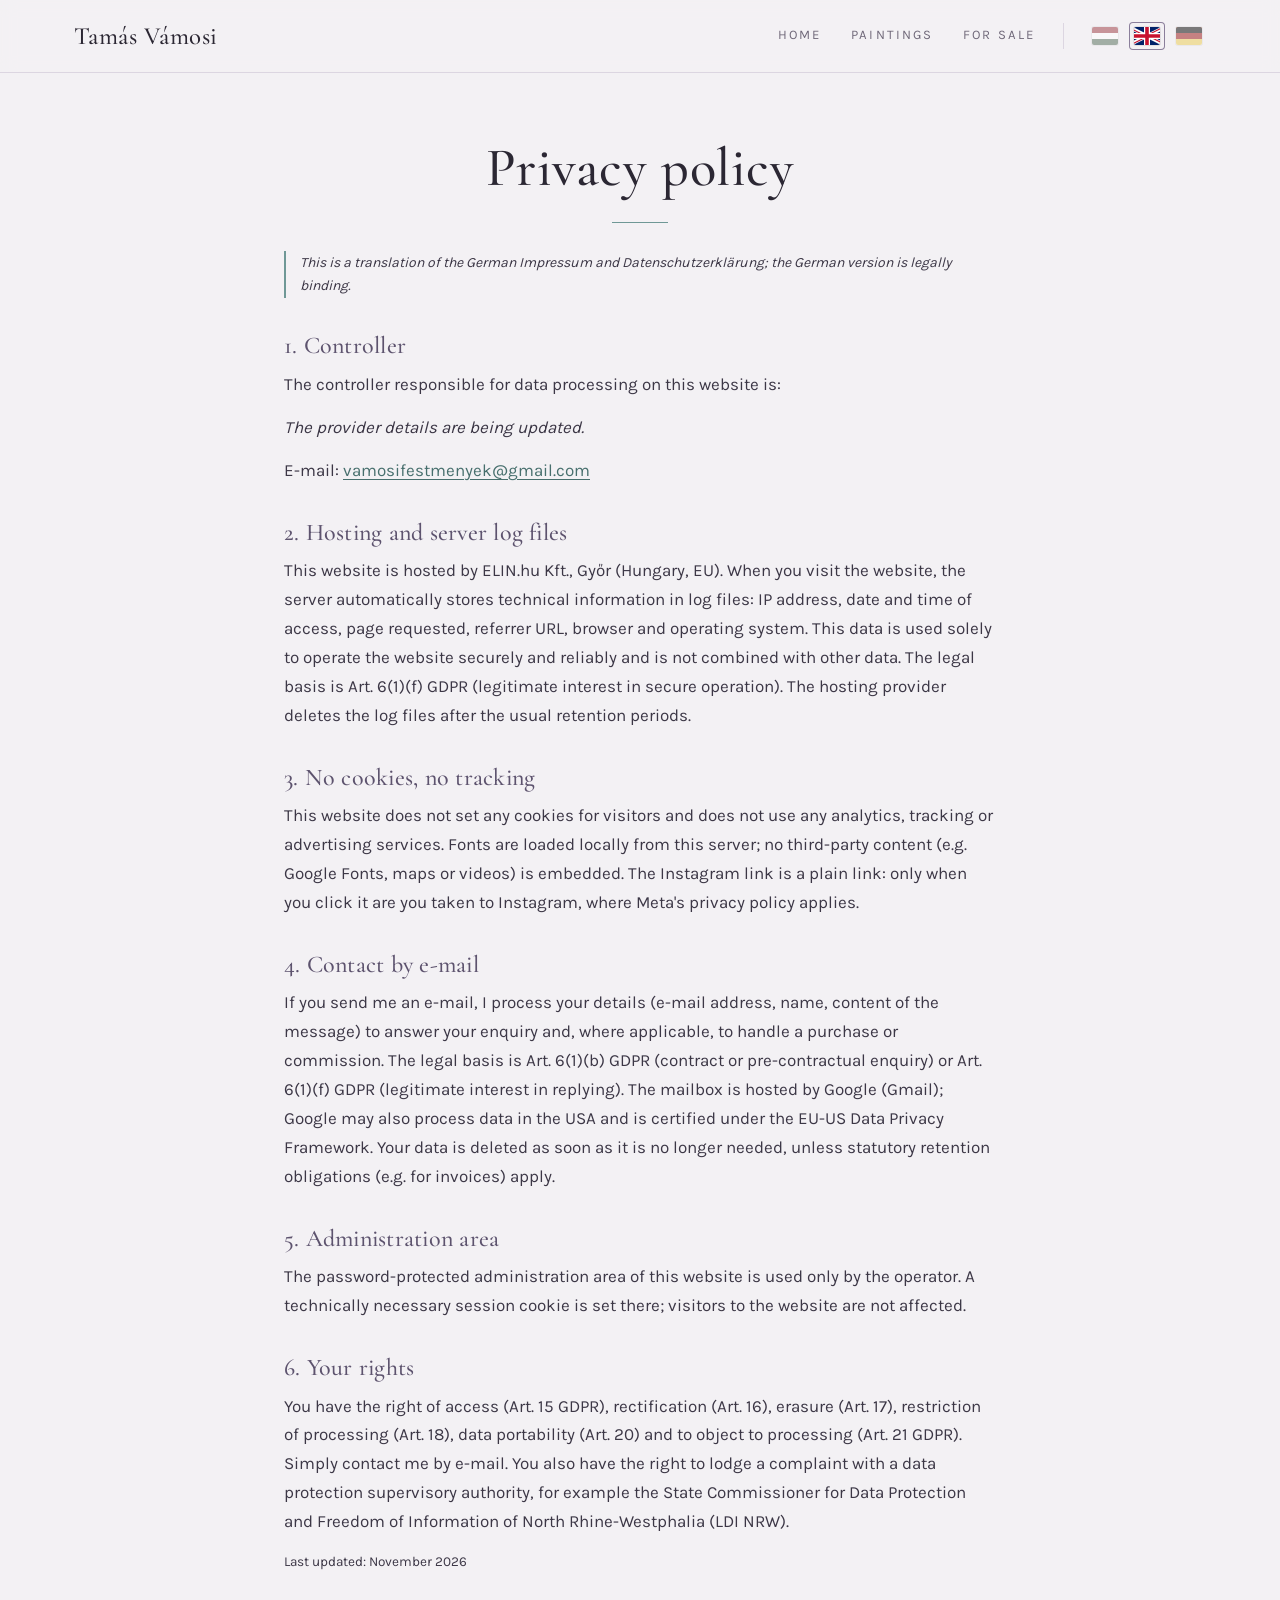
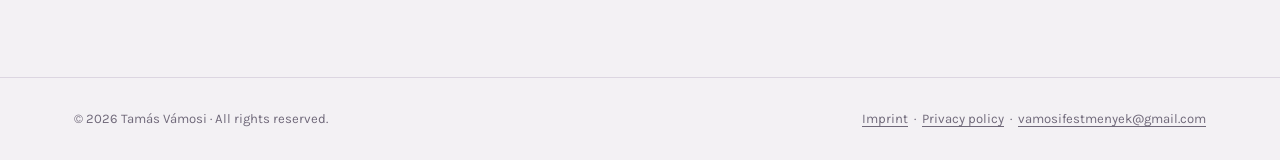
<file: en/privacy.html>
<!DOCTYPE html>
<html lang="en">
<head>
<meta charset="utf-8">
<meta name="viewport" content="width=device-width, initial-scale=1">
<title>Privacy policy – Tamás Vámosi</title>
<meta name="description" content="Privacy policy – Tamás Vámosi">
<meta name="robots" content="noindex, nofollow">
<link rel="canonical" href="https://vamosiart.hu/en/privacy.html">
<link rel="alternate" hreflang="hu" href="https://vamosiart.hu/adatvedelem.html">
<link rel="alternate" hreflang="en" href="https://vamosiart.hu/en/privacy.html">
<link rel="alternate" hreflang="de" href="https://vamosiart.hu/de/datenschutz.html">
<link rel="alternate" hreflang="x-default" href="https://vamosiart.hu/adatvedelem.html">
<meta name="author" content="Tamás Vámosi">
<meta property="og:type" content="website">
<meta property="og:site_name" content="Vámosi Tamás">
<meta property="og:title" content="Privacy policy – Tamás Vámosi">
<meta property="og:description" content="Privacy policy – Tamás Vámosi">
<meta property="og:url" content="https://vamosiart.hu/en/privacy.html">
<meta property="og:image" content="https://vamosiart.hu/assets/img/fokep.jpg">
<meta property="og:image:alt" content="A painting by Tamás Vámosi">
<meta property="og:locale" content="en_GB">
<meta property="og:locale:alternate" content="hu_HU">
<meta property="og:locale:alternate" content="de_DE">
<meta name="twitter:card" content="summary_large_image">
<meta name="theme-color" content="#f3f1f4">
<link rel="icon" href="../assets/img/favicon.svg" type="image/svg+xml">
<link rel="preload" href="../assets/fonts/cormorant-garamond-latin-500-normal.woff2" as="font" type="font/woff2" crossorigin>
<link rel="stylesheet" href="../assets/css/style.css?v=3">

</head>
<body data-page="privacy" data-root="../">
<a class="sr-only" href="#main">Skip to content</a>
<header class="site-header">
  <div class="wrap">
    <a class="brand" href="index.html">Tamás Vámosi</a>
    <nav class="nav" id="nav" aria-label="Menu">
      <a href="index.html">Home</a>
      <a href="paintings.html">Paintings</a>
      <a href="for-sale.html">For sale</a>
    </nav>
    <div class="langs" role="group" aria-label="Choose language">
      <a href="../adatvedelem.html" hreflang="hu" lang="hu" title="Magyar"><img src="../assets/img/flags/hu.svg" alt="Magyar" width="26" height="18"></a>
      <a href="../en/privacy.html" hreflang="en" lang="en" title="English" aria-current="true"><img src="../assets/img/flags/en.svg" alt="English" width="26" height="18"></a>
      <a href="../de/datenschutz.html" hreflang="de" lang="de" title="Deutsch"><img src="../assets/img/flags/de.svg" alt="Deutsch" width="26" height="18"></a>
    </div>
    <button class="menu-toggle" type="button" aria-controls="nav" aria-expanded="false" aria-label="Menu"><span></span></button>
  </div>
</header>
<main id="main">
<section class="page-head"><div class="wrap"><h1>Privacy policy</h1><hr class="rule"></div></section>
<div class="wrap legal">
  <p class="legal-note">This is a translation of the German Impressum and Datenschutzerklärung; the German version is legally binding.</p>
  <h2>1. Controller</h2><p>The controller responsible for data processing on this website is:</p><div class="js-imp" data-kind="address"><p class="imp-missing">The provider details are being updated.</p></div><div class="js-imp" data-kind="contact"><p>E-mail: <a href="mailto:vamosifestmenyek@gmail.com">vamosifestmenyek@gmail.com</a></p></div><h2>2. Hosting and server log files</h2><p>This website is hosted by ELIN.hu Kft., Győr (Hungary, EU). When you visit the website, the server automatically stores technical information in log files: IP address, date and time of access, page requested, referrer URL, browser and operating system. This data is used solely to operate the website securely and reliably and is not combined with other data. The legal basis is Art. 6(1)(f) GDPR (legitimate interest in secure operation). The hosting provider deletes the log files after the usual retention periods.</p><h2>3. No cookies, no tracking</h2><p>This website does not set any cookies for visitors and does not use any analytics, tracking or advertising services. Fonts are loaded locally from this server; no third-party content (e.g. Google Fonts, maps or videos) is embedded. The Instagram link is a plain link: only when you click it are you taken to Instagram, where Meta&#x27;s privacy policy applies.</p><h2>4. Contact by e-mail</h2><p>If you send me an e-mail, I process your details (e-mail address, name, content of the message) to answer your enquiry and, where applicable, to handle a purchase or commission. The legal basis is Art. 6(1)(b) GDPR (contract or pre-contractual enquiry) or Art. 6(1)(f) GDPR (legitimate interest in replying). The mailbox is hosted by Google (Gmail); Google may also process data in the USA and is certified under the EU-US Data Privacy Framework. Your data is deleted as soon as it is no longer needed, unless statutory retention obligations (e.g. for invoices) apply.</p><h2>5. Administration area</h2><p>The password-protected administration area of this website is used only by the operator. A technically necessary session cookie is set there; visitors to the website are not affected.</p><h2>6. Your rights</h2><p>You have the right of access (Art. 15 GDPR), rectification (Art. 16), erasure (Art. 17), restriction of processing (Art. 18), data portability (Art. 20) and to object to processing (Art. 21 GDPR). Simply contact me by e-mail. You also have the right to lodge a complaint with a data protection supervisory authority, for example the State Commissioner for Data Protection and Freedom of Information of North Rhine-Westphalia (LDI NRW).</p>
  <p class="legal-stand">Last updated: November 2026</p>
</div>
</main>
<footer class="site-footer">
  <div class="wrap">
    <span>© <span class="js-year">2026</span> Tamás Vámosi · All rights reserved.</span>
    <span class="legal-links"><a href="imprint.html">Imprint</a> · <a href="privacy.html">Privacy policy</a> · <a class="js-mail" href="mailto:vamosifestmenyek@gmail.com">vamosifestmenyek@gmail.com</a></span>
  </div>
</footer>

<div class="lb" id="lightbox" role="dialog" aria-modal="true" aria-label="Paintings" hidden>
  <div class="lb-stage">
    <span class="lb-count"></span>
    <img alt="">
    <button class="lb-close" type="button"><svg viewBox="0 0 24 24" fill="none" stroke="currentColor" stroke-width="1.5"><path d="M6 6l12 12M18 6L6 18"/></svg></button>
    <button class="lb-prev" type="button"><svg viewBox="0 0 24 24" fill="none" stroke="currentColor" stroke-width="1.5"><path d="M15 5l-7 7 7 7"/></svg></button>
    <button class="lb-next" type="button"><svg viewBox="0 0 24 24" fill="none" stroke="currentColor" stroke-width="1.5"><path d="M9 5l7 7-7 7"/></svg></button>
  </div>
  <div class="lb-cap"></div>
</div>

<script src="../assets/js/app.js?v=3"></script>
</body>
</html>
</file>
<file: assets/css/style.css>
/* ==========================================================
   Vámosi Tamás – weboldal stílusai
   Színek: szürkés-lila és szürkés-türkiz, visszafogott alap
   ========================================================== */

/* ---------- Betűtípusok (saját tárhelyről, nincs Google-kapcsolat) ---------- */
@font-face{font-family:"Cormorant Garamond";font-style:normal;font-weight:400;font-display:swap;src:url(../fonts/cormorant-garamond-latin-400-normal.woff2) format("woff2");unicode-range:U+0000-00FF,U+0131,U+0152-0153,U+02BB-02BC,U+02C6,U+02DA,U+02DC,U+0304,U+0308,U+0329,U+2000-206F,U+20AC,U+2122,U+2191,U+2193,U+2212,U+2215,U+FEFF,U+FFFD}
@font-face{font-family:"Cormorant Garamond";font-style:normal;font-weight:400;font-display:swap;src:url(../fonts/cormorant-garamond-latin-ext-400-normal.woff2) format("woff2");unicode-range:U+0100-02BA,U+02BD-02C5,U+02C7-02CC,U+02CE-02D7,U+02DD-02FF,U+0304,U+0308,U+0329,U+1D00-1DBF,U+1E00-1E9F,U+1EF2-1EFF,U+2020,U+20A0-20AB,U+20AD-20C0,U+2113,U+2C60-2C7F,U+A720-A7FF}
@font-face{font-family:"Cormorant Garamond";font-style:italic;font-weight:400;font-display:swap;src:url(../fonts/cormorant-garamond-latin-400-italic.woff2) format("woff2");unicode-range:U+0000-00FF,U+2000-206F,U+20AC}
@font-face{font-family:"Cormorant Garamond";font-style:italic;font-weight:400;font-display:swap;src:url(../fonts/cormorant-garamond-latin-ext-400-italic.woff2) format("woff2");unicode-range:U+0100-02BA,U+1E00-1E9F}
@font-face{font-family:"Cormorant Garamond";font-style:normal;font-weight:500;font-display:swap;src:url(../fonts/cormorant-garamond-latin-500-normal.woff2) format("woff2");unicode-range:U+0000-00FF,U+2000-206F,U+20AC}
@font-face{font-family:"Cormorant Garamond";font-style:normal;font-weight:500;font-display:swap;src:url(../fonts/cormorant-garamond-latin-ext-500-normal.woff2) format("woff2");unicode-range:U+0100-02BA,U+1E00-1E9F}
@font-face{font-family:"Cormorant Garamond";font-style:normal;font-weight:600;font-display:swap;src:url(../fonts/cormorant-garamond-latin-600-normal.woff2) format("woff2");unicode-range:U+0000-00FF,U+2000-206F,U+20AC}
@font-face{font-family:"Cormorant Garamond";font-style:normal;font-weight:600;font-display:swap;src:url(../fonts/cormorant-garamond-latin-ext-600-normal.woff2) format("woff2");unicode-range:U+0100-02BA,U+1E00-1E9F}
@font-face{font-family:"Karla";font-style:normal;font-weight:300;font-display:swap;src:url(../fonts/karla-latin-300-normal.woff2) format("woff2");unicode-range:U+0000-00FF,U+2000-206F,U+20AC}
@font-face{font-family:"Karla";font-style:normal;font-weight:300;font-display:swap;src:url(../fonts/karla-latin-ext-300-normal.woff2) format("woff2");unicode-range:U+0100-02BA,U+1E00-1E9F}
@font-face{font-family:"Karla";font-style:normal;font-weight:400;font-display:swap;src:url(../fonts/karla-latin-400-normal.woff2) format("woff2");unicode-range:U+0000-00FF,U+2000-206F,U+20AC}
@font-face{font-family:"Karla";font-style:normal;font-weight:400;font-display:swap;src:url(../fonts/karla-latin-ext-400-normal.woff2) format("woff2");unicode-range:U+0100-02BA,U+1E00-1E9F}
@font-face{font-family:"Karla";font-style:normal;font-weight:500;font-display:swap;src:url(../fonts/karla-latin-500-normal.woff2) format("woff2");unicode-range:U+0000-00FF,U+2000-206F,U+20AC}
@font-face{font-family:"Karla";font-style:normal;font-weight:500;font-display:swap;src:url(../fonts/karla-latin-ext-500-normal.woff2) format("woff2");unicode-range:U+0100-02BA,U+1E00-1E9F}

/* ---------- Színek, alapok ---------- */
:root{
  --bg:#f3f1f4;          /* halvány lilás-szürke háttér */
  --paper:#faf9fb;
  --ink:#2b2733;         /* szöveg */
  --muted:#6f6879;
  --line:#dcd6e1;
  --lilac:#8b7f9b;       /* szürkés lila */
  --lilac-deep:#5d536e;
  --lilac-soft:#e4dfea;
  --teal:#6f9896;        /* szürkés türkiz */
  --teal-deep:#476f6d;
  --teal-soft:#dce8e6;
  --serif:"Cormorant Garamond",Georgia,"Times New Roman",serif;
  --sans:"Karla",system-ui,-apple-system,"Segoe UI",Roboto,sans-serif;
  --wrap:1180px;
  --radius:2px;
}
*,*::before,*::after{box-sizing:border-box}
html{-webkit-text-size-adjust:100%;scroll-behavior:smooth}
body{margin:0;background:var(--bg);color:var(--ink);font-family:var(--sans);font-weight:400;font-size:17px;line-height:1.7;-webkit-font-smoothing:antialiased}
img{max-width:100%;display:block}
a{color:var(--teal-deep);text-decoration-thickness:1px;text-underline-offset:3px}
a:hover{color:var(--lilac-deep)}
h1,h2,h3{font-family:var(--serif);font-weight:500;line-height:1.15;letter-spacing:.01em;margin:0 0 .5em}
:focus-visible{outline:2px solid var(--teal);outline-offset:3px}
.wrap{max-width:var(--wrap);margin:0 auto;padding:0 24px}
.sr-only{position:absolute;width:1px;height:1px;overflow:hidden;clip:rect(0 0 0 0);white-space:nowrap}
[hidden]{display:none!important}

/* ---------- Fejléc ---------- */
.site-header{position:sticky;top:0;z-index:50;background:rgba(243,241,244,.92);backdrop-filter:saturate(1.2) blur(8px);-webkit-backdrop-filter:saturate(1.2) blur(8px);border-bottom:1px solid var(--line)}
.site-header .wrap{display:flex;align-items:center;gap:28px;height:72px}
.brand{font-family:var(--serif);font-size:1.55rem;font-weight:500;color:var(--ink);text-decoration:none;letter-spacing:.02em;white-space:nowrap}
.brand:hover{color:var(--lilac-deep)}
.nav{display:flex;gap:30px;margin-left:auto}
.nav a{color:var(--muted);text-decoration:none;font-size:.82rem;letter-spacing:.16em;text-transform:uppercase;padding:6px 0;border-bottom:1px solid transparent;transition:color .2s,border-color .2s}
.nav a:hover{color:var(--ink)}
.nav a[aria-current="page"]{color:var(--ink);border-bottom-color:var(--teal)}
.langs{display:flex;gap:8px;align-items:center;padding-left:24px;border-left:1px solid var(--line)}
.langs a{display:flex;align-items:center;padding:4px;border-radius:3px;opacity:.5;filter:saturate(.6);transition:opacity .2s,filter .2s}
.langs a:hover{opacity:.9;filter:none}
.langs a[aria-current="true"]{opacity:1;filter:none;box-shadow:0 0 0 1px var(--lilac)}
.langs img{width:26px;height:18px;object-fit:cover;border-radius:2px;box-shadow:0 0 0 1px rgba(0,0,0,.08)}
.menu-toggle{all:unset;display:none;cursor:pointer;width:40px;height:40px;place-items:center}
.menu-toggle span,.menu-toggle span::before,.menu-toggle span::after{display:block;width:22px;height:1.5px;background:var(--ink);position:relative;transition:transform .25s,background .25s}
.menu-toggle span::before,.menu-toggle span::after{content:"";position:absolute;left:0}
.menu-toggle span::before{top:-7px}.menu-toggle span::after{top:7px}
.menu-open .menu-toggle span{background:transparent}
.menu-open .menu-toggle span::before{transform:translateY(7px) rotate(45deg)}
.menu-open .menu-toggle span::after{transform:translateY(-7px) rotate(-45deg)}

@media (max-width:820px){
  .site-header .wrap{gap:12px;height:64px}
  .brand{font-size:1.35rem}
  .langs{margin-left:auto;padding-left:0;border-left:0;gap:4px}
  .langs img{width:24px;height:17px}
  .menu-toggle{display:grid}
  .nav{position:absolute;left:0;right:0;top:64px;flex-direction:column;gap:0;background:var(--bg);border-bottom:1px solid var(--line);padding:6px 24px 14px;display:none}
  .menu-open .nav{display:flex}
  .nav a{padding:12px 0;border-bottom:1px solid var(--line)}
  .nav a:last-child{border-bottom:0}
  .nav a[aria-current="page"]{border-bottom-color:var(--line);color:var(--teal-deep)}
}

/* ---------- Gombok ---------- */
.btn{display:inline-flex;align-items:center;gap:10px;padding:13px 26px;border:1px solid var(--ink);color:var(--ink);background:transparent;text-decoration:none;font-size:.78rem;letter-spacing:.18em;text-transform:uppercase;transition:background .2s,color .2s,border-color .2s;cursor:pointer;font-family:var(--sans)}
.btn:hover{background:var(--ink);color:var(--paper)}
.btn.teal{border-color:var(--teal-deep);color:var(--teal-deep)}
.btn.teal:hover{background:var(--teal-deep);color:#fff}

/* ---------- Főoldal ---------- */
.hero{padding:72px 0 88px}
.hero .wrap{display:grid;grid-template-columns:minmax(0,5fr) minmax(0,6fr);gap:80px;align-items:center}
.portrait{position:relative;margin:0}
.portrait::before{content:"";position:absolute;inset:22px -22px -22px 22px;border:1px solid var(--teal);z-index:0}
.portrait img{position:relative;z-index:1;width:100%;height:auto;background:var(--lilac-soft);box-shadow:0 2px 4px rgba(43,39,51,.06),0 18px 40px -20px rgba(43,39,51,.45)}
.eyebrow{font-size:.76rem;letter-spacing:.24em;text-transform:uppercase;color:var(--lilac);margin:0 0 18px}
.signature{width:auto;max-width:min(420px,90%);max-height:150px;height:auto;display:block;mix-blend-mode:multiply;margin:0 0 28px -6px}
.intro p{margin:0 0 1.1em;max-width:34em;font-size:1.06rem;color:#3c3746}
.js-intro p:first-child::first-letter{font-family:var(--serif);font-size:3.4em;float:left;line-height:.85;padding:6px 10px 0 0;color:var(--lilac-deep)}
.hero-actions{display:flex;gap:14px;flex-wrap:wrap;margin-top:34px}

.band{background:var(--paper);border-top:1px solid var(--line);border-bottom:1px solid var(--line);padding:64px 0}
.band .wrap{display:grid;grid-template-columns:auto 1fr;gap:48px;align-items:center}
.band h2{font-size:2rem;margin:0;color:var(--lilac-deep);font-style:italic;font-weight:400}
.band p{margin:0;max-width:40em;color:var(--muted)}

.contact{padding:90px 0 100px;text-align:center}
.contact h2{font-size:clamp(2rem,4vw,2.8rem)}
.contact .lead{color:var(--muted);margin:0 auto 30px;max-width:32em}
.mail-link{font-family:var(--serif);font-size:clamp(1.4rem,3.4vw,2.2rem);color:var(--teal-deep);text-decoration:none;border-bottom:1px solid var(--teal);padding-bottom:4px;word-break:break-all}
.mail-link:hover{color:var(--lilac-deep);border-bottom-color:var(--lilac)}
.social{margin-top:34px;display:flex;justify-content:center;gap:18px}
.social a{display:inline-flex;align-items:center;gap:10px;color:var(--muted);text-decoration:none;font-size:.82rem;letter-spacing:.14em;text-transform:uppercase}
.social a:hover{color:var(--lilac-deep)}
.social svg{width:20px;height:20px}

@media (max-width:900px){
  .hero{padding:40px 0 64px}
  .hero .wrap{grid-template-columns:1fr;gap:56px}
  .portrait{max-width:420px;margin:0 22px 0 0}
  .band .wrap{grid-template-columns:1fr;gap:14px}
}

/* ---------- Aloldal fejléc ---------- */
.page-head{padding:64px 0 28px;text-align:center}
.page-head h1{font-size:clamp(2.3rem,5vw,3.4rem);margin-bottom:.2em}
.page-head p{color:var(--muted);margin:0 auto;max-width:36em}
.rule{width:56px;height:1px;background:var(--teal);margin:22px auto 0;border:0}

/* Évszám-ugró */
.year-nav{display:flex;flex-wrap:wrap;justify-content:center;gap:6px;margin:26px 0 8px}
.year-nav a{font-family:var(--serif);font-size:1.15rem;color:var(--muted);text-decoration:none;padding:4px 12px;border:1px solid transparent}
.year-nav a:hover{color:var(--ink);border-color:var(--line)}

/* ---------- Galéria ---------- */
.year-group{padding:34px 0 18px;scroll-margin-top:90px}
.year-title{display:flex;align-items:center;gap:20px;font-size:2rem;color:var(--lilac-deep);margin-bottom:22px}
.year-title::after{content:"";flex:1;height:1px;background:var(--line)}
.masonry{columns:3 300px;column-gap:26px}
.tile{break-inside:avoid;margin:0 0 30px;display:block;width:100%;background:none;border:0;padding:0;cursor:zoom-in;text-align:left;color:inherit;font:inherit}
.tile .frame{background:var(--paper);padding:10px;box-shadow:0 1px 2px rgba(43,39,51,.06),0 8px 24px -14px rgba(43,39,51,.25);transition:transform .35s ease,box-shadow .35s ease}
.tile:hover .frame,.tile:focus-visible .frame{transform:translateY(-3px);box-shadow:0 2px 4px rgba(43,39,51,.06),0 18px 34px -16px rgba(43,39,51,.35)}
.tile img{width:100%;height:auto;background:var(--lilac-soft)}
.tile .cap{display:flex;justify-content:space-between;gap:12px;padding:10px 2px 0;font-size:.9rem}
.tile .cap .t{font-family:var(--serif);font-size:1.15rem;line-height:1.3}
.tile .cap .m{color:var(--muted);font-size:.8rem;white-space:nowrap;padding-top:3px}

/* ---------- Eladó művek ---------- */
.sale-grid{display:grid;grid-template-columns:repeat(auto-fill,minmax(290px,1fr));gap:40px 30px;padding:20px 0 90px}
.card{display:flex;flex-direction:column}
.card .img-btn{all:unset;cursor:zoom-in;display:block;background:var(--paper);padding:12px;box-shadow:0 1px 2px rgba(43,39,51,.06),0 8px 24px -14px rgba(43,39,51,.25);position:relative}
.card .img-btn:focus-visible{outline:2px solid var(--teal);outline-offset:3px}
.card .img-wrap{aspect-ratio:4/5;display:flex;align-items:center;justify-content:center;background:#efedf1}
.card .img-wrap img{max-height:100%;width:auto;max-width:100%;object-fit:contain}
.card h3{font-size:1.45rem;margin:18px 0 4px}
.card .meta{color:var(--muted);font-size:.88rem;margin:0}
.card .price{font-family:var(--serif);font-size:1.35rem;color:var(--teal-deep);margin:12px 0 0}
.card .price.note{font-family:var(--sans);font-size:.92rem;font-style:italic;color:var(--lilac-deep)}
.card .btn{margin-top:16px;align-self:flex-start;padding:10px 20px}
.badge{position:absolute;z-index:2;top:24px;left:24px;background:var(--lilac-deep);color:#fff;font-size:.7rem;letter-spacing:.2em;text-transform:uppercase;padding:6px 12px}
.card.sold .img-wrap img{filter:grayscale(.35) opacity(.8)}
.card.sold .price{color:var(--muted)}

.empty{text-align:center;color:var(--muted);padding:60px 0 100px;font-style:italic}

/* ---------- Nagyító (lightbox) ---------- */
.lb{position:fixed;inset:0;z-index:100;background:#1c1921;display:grid;grid-template-rows:1fr auto;opacity:0;pointer-events:none;transition:opacity .25s}
.lb.open{opacity:1;pointer-events:auto}
.lb-stage{position:relative;display:flex;align-items:center;justify-content:center;padding:56px 72px 12px;min-height:0}
.lb-stage img{max-width:100%;max-height:100%;object-fit:contain;box-shadow:0 20px 60px rgba(0,0,0,.4);transition:opacity .2s}
.lb-cap{color:#e9e5ee;text-align:center;padding:12px 24px 26px;min-height:84px}
.lb-cap .t{font-family:var(--serif);font-size:1.5rem;line-height:1.2}
.lb-cap .m{font-size:.85rem;color:#b3abbd;margin-top:4px}
.lb-cap .s{display:inline-block;margin-top:8px;font-size:.72rem;letter-spacing:.18em;text-transform:uppercase;color:#a9cfcc}
.lb button{all:unset;cursor:pointer;position:absolute;color:#e9e5ee;display:grid;place-items:center;width:52px;height:52px;border-radius:50%;transition:background .2s}
.lb button:hover{background:rgba(255,255,255,.08)}
.lb button:focus-visible{outline:2px solid var(--teal)}
.lb button svg{width:26px;height:26px}
.lb .lb-close{top:10px;right:12px}
.lb .lb-prev{left:10px;top:50%;transform:translateY(-50%)}
.lb .lb-next{right:10px;top:50%;transform:translateY(-50%)}
.lb-count{position:absolute;top:24px;left:24px;color:#8f8799;font-size:.8rem;letter-spacing:.12em}
@media (max-width:700px){
  .lb-stage{padding:56px 8px 8px}
  .lb .lb-prev,.lb .lb-next{top:auto;bottom:-78px;transform:none}
  .lb-cap{padding:12px 60px 22px}
}
body.lb-lock{overflow:hidden}

/* ---------- Lábléc ---------- */
.site-footer{border-top:1px solid var(--line);padding:30px 0;font-size:.82rem;color:var(--muted)}
.site-footer .wrap{display:flex;justify-content:space-between;gap:16px;flex-wrap:wrap}
.site-footer a{color:var(--muted)}

/* Finom beúszás */
@media (prefers-reduced-motion:no-preference){
  .reveal{opacity:0;transform:translateY(10px);transition:opacity .6s ease,transform .6s ease}
  .reveal.in{opacity:1;transform:none}
}
.spacer{height:60px}

/* ---------- Impressum / Datenschutz ---------- */
.legal{max-width:760px;padding-bottom:90px}
.legal h2{font-size:1.5rem;margin:34px 0 10px;color:var(--lilac-deep)}
.legal p{margin:0 0 14px;color:#3c3746}
.legal-note{font-size:.88rem;color:var(--muted);font-style:italic;border-left:2px solid var(--teal);padding-left:14px}
.legal-stand{margin-top:34px;font-size:.85rem;color:var(--muted)}
.imp-missing{color:var(--muted);font-style:italic}
.legal-links{display:flex;gap:6px;flex-wrap:wrap;align-items:center}
</file>
